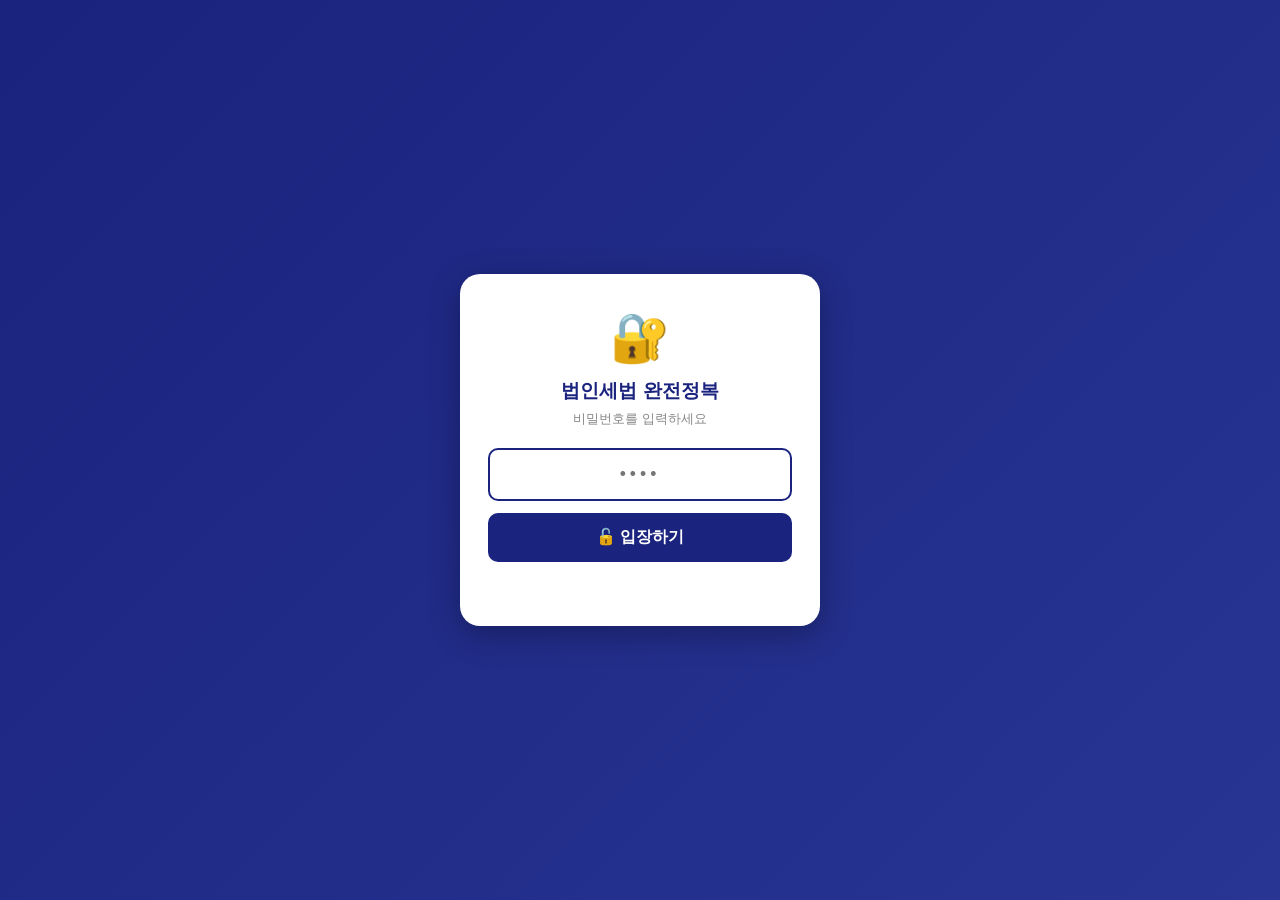
<file: index.html>
<!DOCTYPE html>
<html lang="ko">
<head>
  <meta charset="UTF-8">
  <meta name="viewport" content="width=device-width, initial-scale=1.0">
  <title>법인세법 완전정복</title>
  <link rel="stylesheet" href="style.css">
  <style>
    .lock-screen {
      position: fixed;
      top: 0; left: 0;
      width: 100%; height: 100%;
      background: linear-gradient(135deg, #1A237E, #283593);
      display: flex;
      justify-content: center;
      align-items: center;
      z-index: 9999;
    }

    .lock-box {
      background: white;
      border-radius: 20px;
      padding: 36px 28px;
      text-align: center;
      width: 90%;
      max-width: 360px;
      box-shadow: 0 8px 32px rgba(0,0,0,0.3);
    }

    .lock-box .lock-icon {
      font-size: 3rem;
      margin-bottom: 12px;
    }

    .lock-box h2 {
      font-size: 1.2rem;
      color: #1A237E;
      margin-bottom: 6px;
    }

    .lock-box p {
      font-size: 0.82rem;
      color: #888;
      margin-bottom: 20px;
    }

    .lock-input {
      width: 100%;
      padding: 14px 16px;
      border: 2px solid #C5CAE9;
      border-radius: 10px;
      font-size: 1.1rem;
      text-align: center;
      letter-spacing: 4px;
      font-family: inherit;
      margin-bottom: 12px;
      outline: none;
      transition: border-color 0.2s;
    }

    .lock-input:focus { border-color: #1A237E; }
    .lock-input.wrong { border-color: #E53935; animation: shake 0.3s; }

    @keyframes shake {
      0%,100% { transform: translateX(0); }
      25%      { transform: translateX(-8px); }
      75%      { transform: translateX(8px); }
    }

    .lock-btn {
      width: 100%;
      padding: 14px;
      background: #1A237E;
      color: white;
      border: none;
      border-radius: 10px;
      font-size: 1rem;
      font-weight: bold;
      font-family: inherit;
      cursor: pointer;
      transition: background 0.2s;
    }

    .lock-btn:hover { background: #283593; }

    .wrong-msg {
      color: #E53935;
      font-size: 0.82rem;
      margin-top: 8px;
      min-height: 20px;
    }

    .main-content { display: none; }
    .main-content.unlocked { display: block; }
  </style>
</head>
<body>

<!-- 잠금 화면 -->
<div class="lock-screen" id="lockScreen">
  <div class="lock-box">
    <div class="lock-icon">🔐</div>
    <h2>법인세법 완전정복</h2>
    <p>비밀번호를 입력하세요</p>
    <input type="password"
           class="lock-input"
           id="pwInput"
           placeholder="••••"
           maxlength="20"
           onkeydown="if(event.key==='Enter') checkPw()">
    <button class="lock-btn" onclick="checkPw()">🔓 입장하기</button>
    <div class="wrong-msg" id="wrongMsg"></div>
  </div>
</div>

<!-- 메인 콘텐츠 (잠금 해제 후 표시) -->
<div class="main-content" id="mainContent">

  <div class="header">
    <h1>⚖️ 법인세법 완전정복</h1>
    <div class="sub">2026 세법강의 필기노트 원문 기반</div>
  </div>

  <div class="container">

    <!-- D-Day -->
    <div class="dday-badge">
      <div class="dday-num" id="ddayNum">D-???</div>
      <div class="dday-label">1차 시험 | 2027년 4월 24일 (토)</div>
    </div>

    <!-- 전체 진도 -->
    <div class="card">
      <div class="card-title">📊 전체 학습 진도</div>
      <div style="display:flex;justify-content:space-between;
                  font-size:0.85rem;color:#555;margin-bottom:4px;">
        <span>전체 정답률</span>
        <span id="totalPctLabel">0%</span>
      </div>
      <div class="progress-wrap">
        <div class="progress-bar" id="totalProgressBar"
             style="width:0%"></div>
      </div>
    </div>

    <!-- 챕터 선택 -->
    <div class="card">
      <div class="card-title">📚 챕터 선택</div>
      <div class="chapter-grid" id="chapterGrid"></div>
    </div>

    <!-- 학습 유형 선택 -->
    <div class="card" id="typeCard" style="display:none;">
      <div class="card-title" id="typeCardTitle">📝 학습 유형 선택</div>
      <div class="type-grid" id="typeGrid"></div>
    </div>

    <!-- 오늘의 오답 복습 -->
    <div class="card" id="todayWrongCard">
      <div class="card-title">🔁 오답 복습 (최근 20개)</div>
      <div id="todayWrongList"></div>
    </div>

  </div>

  <!-- 하단 네비게이션 -->
  <div class="bottom-nav">
  <button class="nav-btn active" onclick="location.href='index.html'">
    <span class="icon">🏠</span>홈
  </button>
  <button class="nav-btn" onclick="location.href='ox.html'">
    <span class="icon">⭕</span>OX
  </button>
  <button class="nav-btn" onclick="location.href='choice.html'">
    <span class="icon">📝</span>4지선다
  </button>
  <button class="nav-btn" onclick="location.href='blank.html'">
    <span class="icon">✏️</span>빈칸
  </button>
  <button class="nav-btn" onclick="location.href='card.html'">
    <span class="icon">🃏</span>카드
  </button>
  <button class="nav-btn" onclick="location.href='progress.html'">
    <span class="icon">📈</span>진도
  </button>
 </div>

</div>

<!-- 데이터 로드 -->
<script src="data/ch01.js"></script>
<script src="data/ch02.js"></script>
<script src="data/ch03.js"></script>
<script src="data/ch04.js"></script>
<script src="data/ch05.js"></script>
<script src="data/ch06.js"></script>
<script src="data/ch07.js"></script>
<script src="data/ch08.js"></script>
<script src="data/ch09.js"></script>
<script src="data/ch10.js"></script>
<script src="data/ch11.js"></script>
<script src="data/ch12.js"></script>
<script src="app.js"></script>
<script>

// ── 비밀번호 설정 (여기서 변경하세요!) ──
const PASSWORD = '0209';  // ← 원하는 비밀번호로 바꾸세요!
const SESSION_KEY = 'tls_auth';

// ── 잠금 확인 ──
function checkPw() {
  const input = document.getElementById('pwInput').value;
  if (input === PASSWORD) {
    // 세션 저장 (브라우저 닫을 때까지 유지)
    sessionStorage.setItem(SESSION_KEY, 'true');
    unlock();
  } else {
    const inputEl = document.getElementById('pwInput');
    inputEl.classList.add('wrong');
    document.getElementById('wrongMsg').textContent =
      '❌ 비밀번호가 틀렸습니다';
    inputEl.value = '';
    setTimeout(() => {
      inputEl.classList.remove('wrong');
      document.getElementById('wrongMsg').textContent = '';
    }, 1500);
  }
}

// ── 잠금 해제 ──
function unlock() {
  document.getElementById('lockScreen').style.display  = 'none';
  document.getElementById('mainContent').classList.add('unlocked');
  initMain();
}

// ── 이미 인증된 경우 바로 해제 ──
function checkSession() {
  if (sessionStorage.getItem(SESSION_KEY) === 'true') {
    unlock();
  } else {
    // 입력창 포커스
    setTimeout(() => {
      document.getElementById('pwInput').focus();
    }, 300);
  }
}

// ── 메인 초기화 ──
function initMain() {
  document.getElementById('ddayNum').textContent = getDDay();
  renderTotalProgress();
  renderChapterGrid();
  renderRecentWrong();
}

function renderTotalProgress() {
  const p = getProgress();
  let c=0, t=0;
  Object.values(p).forEach(ch => {
    Object.values(ch).forEach(v => { c+=v.correct; t+=v.total; });
  });
  const pct = t > 0 ? Math.round(c/t*100) : 0;
  document.getElementById('totalPctLabel').textContent = `${pct}%`;
  document.getElementById('totalProgressBar').style.width = `${pct}%`;
}

function renderChapterGrid() {
  const grid = document.getElementById('chapterGrid');
  grid.innerHTML = '';
  CHAPTER_LIST.forEach((ch, i) => {
    const pct = getChapterPct(ch.key);
    const colors = [
      '#E53935','#D81B60','#8E24AA','#3949AB',
      '#1E88E5','#00ACC1','#00897B','#43A047',
      '#7CB342','#F4511E','#8D6E63','#546E7A'
    ];
    const color = colors[i] || '#1A237E';
    const card = document.createElement('div');
    card.className = 'chapter-card';
    card.style.borderLeftColor = color;
    card.innerHTML = `
      <div class="ch-num">CH${String(i+1).padStart(2,'0')}</div>
      <div class="ch-name" style="color:${color};">
        ${ch.label.replace(/CH\d+\s*/,'')}
      </div>
      <div style="font-size:0.75rem;color:#888;margin-bottom:6px;">
        ${pct}% 달성
      </div>
      <div class="ch-progress">
        <div class="ch-bar"
             style="width:${pct}%;background:${color};"></div>
      </div>
    `;
    card.onclick = () => selectChapter(ch.key, ch.label, color);
    grid.appendChild(card);
  });
}

function selectChapter(chKey, chLabel, color) {
  window.SELECTED_CH = chKey;
  const typeCard = document.getElementById('typeCard');
  typeCard.style.display = 'block';
  document.getElementById('typeCardTitle').textContent =
    `📝 ${chLabel} — 학습 유형 선택`;
  typeCard.scrollIntoView({ behavior:'smooth', block:'start' });
  renderTypeGrid(chKey, color);
}

function renderTypeGrid(chKey, color) {
  const grid = document.getElementById('typeGrid');
  grid.innerHTML = '';
  const ch = getChData(chKey);
  TYPE_LIST.forEach(type => {
    const data = ch ? (ch[type.key] || []) : [];
    if (!data.length) return;
    const btn = document.createElement('button');
    btn.className = 'type-btn';
    btn.style.background = type.color;
    btn.innerHTML = `${type.icon}<br>${type.label}<br>
      <span style="font-size:0.72rem;opacity:0.85;">
        ${data.length}문항
      </span>`;
    btn.onclick = () => goToType(chKey, type.key);
    grid.appendChild(btn);
  });
}

function goToType(chKey, typeKey) {
  const pageMap = {
    ox:'ox.html', choice:'choice.html',
    blank:'blank.html', cards:'card.html',
    compare:'compare.html', numbers:'number.html',
    flow:'flow.html', white:'white.html',
  };
  const page = pageMap[typeKey];
  if (!page) return;
  sessionStorage.setItem('sel_ch', chKey);
  sessionStorage.setItem('sel_type', typeKey);
  location.href = page;
}

function renderRecentWrong() {
  const wrongs = getWrongNotes().slice(-20).reverse();
  const container = document.getElementById('todayWrongList');
  if (!wrongs.length) {
    container.innerHTML =
      '<div style="text-align:center;color:#aaa;padding:12px;">오답 기록이 없습니다</div>';
    return;
  }
  container.innerHTML = '';
  wrongs.forEach(w => {
    const item = document.createElement('div');
    item.className = 'wrong-item';
    const chLabel = CHAPTER_LIST.find(c=>c.key===w.chKey)?.label || w.chKey;
    item.innerHTML = `
      <div class="wi-q">
        <span style="font-size:0.72rem;color:#1A237E;font-weight:bold;">
          ${chLabel}
        </span><br>Q. ${w.q}
      </div>
      <div class="wi-ans">
        <span class="ans-my">내 답: ${w.myAns}</span>
        <span class="ans-correct">정답: ${w.correctAns}</span>
      </div>
      <div class="wi-exp">📖 ${w.해설}</div>
      ${w.원문?`<div style="font-size:0.75rem;color:#888;margin-top:3px;">
        📌 원문: ${w.원문}</div>`:''}
      <div style="font-size:0.72rem;color:#aaa;margin-top:3px;">
        📅 ${w.date}
      </div>
    `;
    container.appendChild(item);
  });
}

// ── 시작 ──
checkSession();
</script>

</body>
</html>
</file>
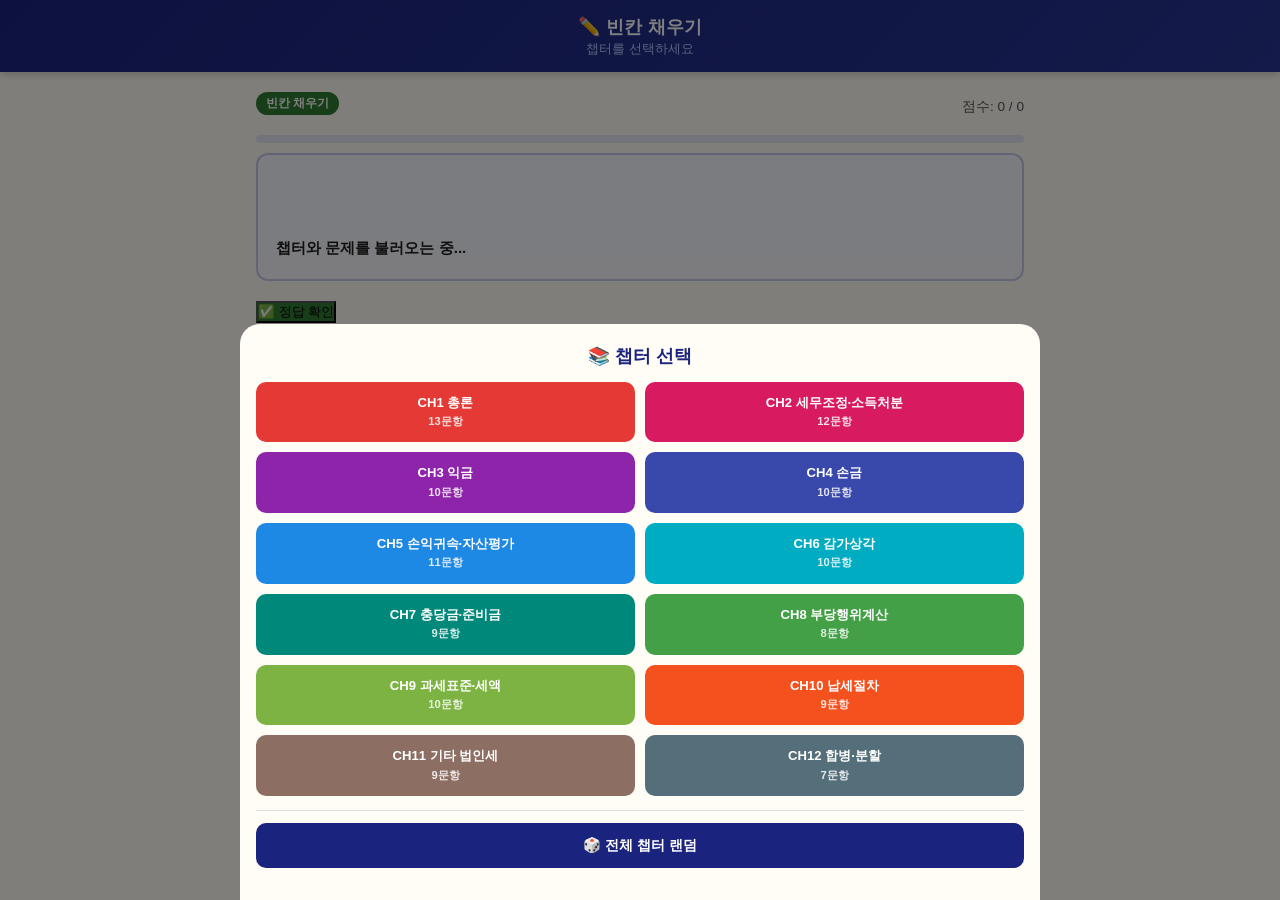
<file: blank.html>
<!DOCTYPE html>
<html lang="ko">
<head>
  <meta charset="UTF-8">
  <meta name="viewport" content="width=device-width, initial-scale=1.0">
  <title>빈칸 채우기 | 법인세법</title>
  <link rel="stylesheet" href="style.css">
</head>
<body>

<div class="header">
  <h1>✏️ 빈칸 채우기</h1>
  <div class="sub" id="headerSub">챕터를 선택하세요</div>
</div>

<div class="container" id="quizPage">

  <!-- 진행 정보 -->
  <div class="info-bar">
    <div>
      <span class="type-badge" id="typeBadge"
            style="background:#2E7D32;">빈칸 채우기</span>
      <span id="progressText"
            style="margin-left:6px; font-size:0.85rem;"></span>
    </div>
    <div id="scoreText"
         style="font-size:0.85rem; color:#555;">점수: 0 / 0</div>
  </div>

  <!-- 진행 바 -->
  <div class="progress-wrap">
    <div class="progress-bar" id="progressBar"
         style="width:0%; background:#2E7D32;"></div>
  </div>

  <!-- 문제 박스 -->
  <div class="question-box" id="questionBox">
    <span class="q-label" id="qLabel"></span>
    <span id="qText">챕터와 문제를 불러오는 중...</span>
  </div>

  <!-- 빈칸 입력 영역 -->
  <div id="blankWrap" style="display:flex; flex-direction:column; gap:10px; margin:10px 0;"></div>

  <!-- 확인 버튼 -->
  <button class="btn-save" id="btnCheck"
          onclick="checkAnswer()"
          style="background:#2E7D32; margin-bottom:8px;">
    ✅ 정답 확인
  </button>

  <!-- 정오 표시 -->
  <div class="result-text" id="resultText"></div>

  <!-- 해설 -->
  <div class="explain-box" id="explainBox"></div>

  <!-- 원문 -->
  <div class="source-box" id="sourceBox"></div>

  <!-- 하단 버튼 -->
  <div class="bottom-btns">
    <button class="btn-next" id="btnNext"
            onclick="nextQuestion()" disabled>다음 ▶</button>
    <button class="btn-show-source"
            id="btnSource" onclick="toggleSource()"
            style="display:none;">📌 원문 보기</button>
    <button class="btn-change" onclick="showModal()">챕터 변경</button>
    <button class="btn-change" style="background:#546E7A;"
            onclick="location.href='index.html'">🏠 홈</button>
  </div>

</div>

<!-- 결과 화면 -->
<div class="container" id="resultPage" style="display:none;">
  <div class="card">
    <div class="card-title">🎉 빈칸 채우기 완료!</div>
    <div id="resultContent"></div>
  </div>
  <div class="bottom-btns">
    <button class="btn-next" onclick="retrySession()">🔄 다시 풀기</button>
    <button class="btn-change" onclick="showModal()">📚 챕터 변경</button>
    <button class="btn-change" style="background:#546E7A;"
            onclick="location.href='index.html'">🏠 홈</button>
  </div>
</div>

<!-- 챕터 선택 모달 -->
<div class="modal-overlay" id="modal" onclick="closeModalOutside(event)">
  <div class="modal">
    <h2>📚 챕터 선택</h2>
    <div id="modalChGrid"
         style="display:grid; grid-template-columns:1fr 1fr; gap:10px;"></div>
    <div style="margin-top:14px; border-top:1px solid #E0E0E0; padding-top:12px;">
      <button onclick="startAllChapters()"
              style="width:100%; padding:13px; background:#1A237E;
                     color:white; border:none; border-radius:10px;
                     font-size:0.9rem; font-weight:bold;
                     font-family:inherit; cursor:pointer;">
        🎲 전체 챕터 랜덤
      </button>
    </div>
  </div>
</div>

<!-- 데이터 로드 -->
<script src="data/ch01.js"></script>
<script src="data/ch02.js"></script>
<script src="data/ch03.js"></script>
<script src="data/ch04.js"></script>
<script src="data/ch05.js"></script>
<script src="data/ch06.js"></script>
<script src="data/ch07.js"></script>
<script src="data/ch08.js"></script>
<script src="data/ch09.js"></script>
<script src="data/ch10.js"></script>
<script src="data/ch11.js"></script>
<script src="data/ch12.js"></script>
<script src="app.js"></script>
<script>

let questions    = [];
let idx          = 0;
let correct      = 0;
let total        = 0;
let wrongs       = [];
let answered     = false;
let currentChKey = '';
let sourceVisible = false;

// ── 초기화 ──
function init() {
  const ch   = sessionStorage.getItem('sel_ch');
  const type = sessionStorage.getItem('sel_type');
  if (ch && type === 'blank') {
    startChapter(ch);
  } else {
    showModal();
  }
}

// ── 모달 ──
function buildModal() {
  const grid = document.getElementById('modalChGrid');
  grid.innerHTML = '';
  const colors = [
    '#E53935','#D81B60','#8E24AA','#3949AB',
    '#1E88E5','#00ACC1','#00897B','#43A047',
    '#7CB342','#F4511E','#8D6E63','#546E7A'
  ];
  CHAPTER_LIST.forEach((ch, i) => {
    const data = getTypeData(ch.key, 'blank');
    if (!data.length) return;
    const btn = document.createElement('button');
    btn.style.cssText = `
      padding:12px 8px; border:none; border-radius:10px;
      background:${colors[i]}; color:white;
      font-size:0.82rem; font-weight:bold;
      font-family:inherit; cursor:pointer; line-height:1.4;
    `;
    btn.innerHTML = `CH${i+1} ${ch.label.replace(/CH\d+\s*/,'')}<br>
      <span style="font-size:0.7rem;opacity:0.85;">${data.length}문항</span>`;
    btn.onclick = () => { closeModal(); startChapter(ch.key); };
    grid.appendChild(btn);
  });
}

function showModal() {
  buildModal();
  document.getElementById('modal').classList.add('active');
}

function closeModal() {
  document.getElementById('modal').classList.remove('active');
}

// ── 챕터 시작 ──
function startChapter(chKey) {
  currentChKey = chKey;
  const raw = getTypeData(chKey, 'blank');
  if (!raw.length) { showToast('빈칸 문제가 없습니다'); return; }

  questions = shuffle(raw);
  idx = 0; correct = 0; total = 0; wrongs = [];

  const ch = getChData(chKey);
  document.getElementById('headerSub').textContent =
    ch ? ch.title : chKey;

  document.getElementById('quizPage').style.display   = 'block';
  document.getElementById('resultPage').style.display = 'none';

  loadQuestion();
}

// ── 전체 챕터 랜덤 ──
function startAllChapters() {
  closeModal();
  currentChKey = 'ALL';
  let all = [];
  CHAPTER_LIST.forEach(ch => {
    all = all.concat(
      getTypeData(ch.key, 'blank').map(q => ({ ...q, _chKey: ch.key }))
    );
  });
  if (!all.length) { showToast('문제가 없습니다'); return; }

  questions = shuffle(all);
  idx = 0; correct = 0; total = 0; wrongs = [];

  document.getElementById('headerSub').textContent = '전체 챕터 랜덤';
  document.getElementById('quizPage').style.display   = 'block';
  document.getElementById('resultPage').style.display = 'none';

  loadQuestion();
}

// ── 문제 로드 ──
function loadQuestion() {
  answered      = false;
  sourceVisible = false;

  const q = questions[idx];
  const t = questions.length;

  // 진행
  document.getElementById('progressText').textContent = `${idx+1} / ${t}`;
  document.getElementById('scoreText').textContent    = `점수: ${correct} / ${total}`;
  document.getElementById('progressBar').style.width  = `${(idx/t)*100}%`;

  // 챕터 라벨
  const chKey   = q._chKey || currentChKey;
  const chLabel = CHAPTER_LIST.find(c => c.key === chKey)?.label || chKey;
  document.getElementById('qLabel').textContent = chLabel;

  // 문제 텍스트 (빈칸을 ___로 표시)
  let displayQ = q.q;
  q.answers.forEach(() => {
    // 이미 (   ) 형태로 되어 있으면 그대로
  });
  document.getElementById('qText').textContent = displayQ;

  // 빈칸 입력 생성
  const wrap = document.getElementById('blankWrap');
  wrap.innerHTML = '';
  q.answers.forEach((ans, i) => {
    const div = document.createElement('div');
    div.style.cssText = 'display:flex; align-items:center; gap:8px;';
    div.innerHTML = `
      <span style="font-size:0.85rem; color:#1A237E;
                   font-weight:bold; width:24px; flex-shrink:0;">
        ${i+1})
      </span>
      <input type="text" class="blank-input"
             id="blank_${i}"
             placeholder="정답을 입력하세요"
             style="flex:1;"
             onkeydown="if(event.key==='Enter') checkAnswer()">
    `;
    wrap.appendChild(div);
  });

  // 초기화
  document.getElementById('resultText').textContent = '';
  document.getElementById('resultText').className   = 'result-text';
  document.getElementById('explainBox').classList.remove('show');
  document.getElementById('sourceBox').classList.remove('show');
  document.getElementById('btnCheck').disabled       = false;
  document.getElementById('btnNext').disabled        = true;
  document.getElementById('btnSource').style.display = 'none';

  // 첫 번째 입력창 포커스
  setTimeout(() => {
    const first = document.getElementById('blank_0');
    if (first) first.focus();
  }, 100);
}

// ── 정답 확인 ──
function checkAnswer() {
  if (answered) return;
  answered = true;

  const q     = questions[idx];
  const chKey = q._chKey || currentChKey;

  let allCorrect = true;
  let myAnswers  = [];

  q.answers.forEach((ans, i) => {
    const input    = document.getElementById(`blank_${i}`);
    const userVal  = input ? input.value.trim() : '';
    myAnswers.push(userVal);

    // 정답 비교 (공백·특수문자 무시, 대소문자 무시)
    const normalize = str => str.replace(/\s/g,'').toLowerCase();
    const isOk = normalize(userVal) === normalize(ans);

    if (input) {
      input.className = `blank-input ${isOk ? 'correct' : 'wrong'}`;
      input.disabled  = true;
      // 오답이면 정답 표시
      if (!isOk) {
        input.value = `${userVal}  →  정답: ${ans}`;
        allCorrect  = false;
      }
    }
  });

  total++;
  if (allCorrect) {
    correct++;
    document.getElementById('resultText').textContent = '✅  정답입니다!';
    document.getElementById('resultText').className   = 'result-text correct';
  } else {
    document.getElementById('resultText').textContent = `❌  오답!  정답: ${q.answers.join(' / ')}`;
    document.getElementById('resultText').className   = 'result-text wrong';
    wrongs.push({ ...q, myAnswers });
    addWrongNote(
      chKey, 'blank',
      q.q,
      myAnswers.join(' / '),
      q.answers.join(' / '),
      q.해설, q.원문
    );
  }

  updateProgress(chKey, 'blank', allCorrect ? 1 : 0, 1);

  // 해설
  const explainBox = document.getElementById('explainBox');
  explainBox.textContent = `📖 해설:  ${q.해설}`;
  explainBox.classList.add('show');

  // 원문
  if (q.원문) {
    document.getElementById('btnSource').style.display = 'inline-block';
    document.getElementById('sourceBox').textContent   = `📌 원문:  ${q.원문}`;
  }

  document.getElementById('btnCheck').disabled = true;
  document.getElementById('btnNext').disabled  = false;
  document.getElementById('scoreText').textContent = `점수: ${correct} / ${total}`;
}

// ── 원문 토글 ──
function toggleSource() {
  const box = document.getElementById('sourceBox');
  sourceVisible = !sourceVisible;
  if (sourceVisible) {
    box.classList.add('show');
    document.getElementById('btnSource').textContent = '📌 원문 닫기';
  } else {
    box.classList.remove('show');
    document.getElementById('btnSource').textContent = '📌 원문 보기';
  }
}

// ── 다음 문제 ──
function nextQuestion() {
  idx++;
  if (idx >= questions.length) {
    showResult();
  } else {
    loadQuestion();
  }
}

// ── 결과 화면 ──
function showResult() {
  document.getElementById('quizPage').style.display   = 'none';
  document.getElementById('resultPage').style.display = 'block';

  const ch      = getChData(currentChKey);
  const chLabel = ch ? ch.title
    : (currentChKey === 'ALL' ? '전체 챕터' : currentChKey);
  const pct     = total > 0 ? Math.round(correct/total*100) : 0;

  let msg = '';
  if (pct >= 90)      msg = '🏆 훌륭합니다!';
  else if (pct >= 70) msg = '👍 잘 하셨어요!';
  else                msg = '📖 조금 더 복습해봐요!';

  let wrongHTML = '';
  if (!wrongs.length) {
    wrongHTML = '<div style="text-align:center;color:#2E7D32;font-weight:bold;padding:14px;">🎊 모든 문제 정답!</div>';
  } else {
    wrongHTML = `<div style="font-weight:bold;color:#B71C1C;margin:14px 0 8px;">
      ❌ 틀린 문제 (${wrongs.length}개) — 아래 원문을 다시 공부하세요!
    </div>`;
    wrongs.forEach((w,i) => {
      wrongHTML += `
        <div class="wrong-item">
          <div class="wi-q">Q${i+1}. ${w.q}</div>
          <div class="wi-ans">
            <span class="ans-my">내 답: ${w.myAnswers?.join(' / ') || '-'}</span>
            <span class="ans-correct">정답: ${w.answers.join(' / ')}</span>
          </div>
          <div class="wi-exp">📖 ${w.해설}</div>
          ${w.원문 ? `<div style="font-size:0.75rem;color:#888;margin-top:3px;">
            📌 원문: ${w.원문}</div>` : ''}
        </div>`;
    });
  }

  document.getElementById('resultContent').innerHTML = `
    <div style="text-align:center;margin-bottom:14px;">
      <div style="font-size:0.9rem;color:#555;">${chLabel}</div>
      <div style="font-size:2.2rem;font-weight:bold;color:#1A237E;margin:6px 0;">
        ${correct} / ${total}
      </div>
      <div style="font-size:1rem;color:#555;">정답률 ${pct}%</div>
      <div style="font-size:1.1rem;font-weight:bold;color:#E65100;margin-top:4px;">
        ${msg}
      </div>
    </div>
    ${wrongHTML}
  `;

  window.scrollTo(0,0);
}

// ── 재도전 ──
function retrySession() {
  if (currentChKey === 'ALL') startAllChapters();
  else startChapter(currentChKey);
}

init();
</script>

</body>
</html>
</file>
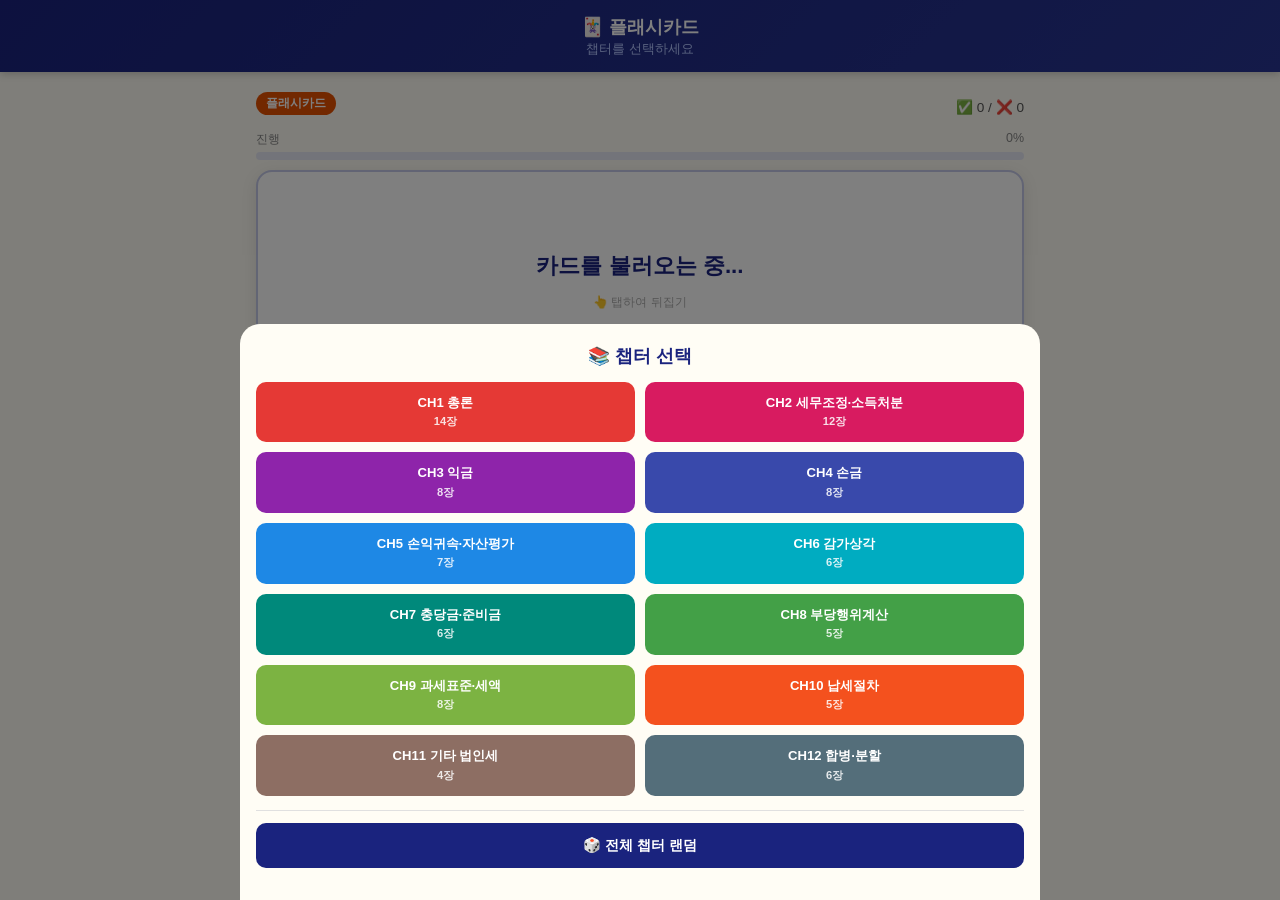
<file: card.html>
<!DOCTYPE html>
<html lang="ko">
<head>
  <meta charset="UTF-8">
  <meta name="viewport" content="width=device-width, initial-scale=1.0">
  <title>플래시카드 | 법인세법</title>
  <link rel="stylesheet" href="style.css">
  <style>
    .card-counter {
      text-align: center;
      font-size: 0.85rem;
      color: #888;
      margin-bottom: 6px;
    }

    .flashcard-wrap {
      perspective: 1000px;
      margin: 10px 0;
    }

    .flashcard-inner {
      position: relative;
      width: 100%;
      min-height: 220px;
      transition: transform 0.5s;
      transform-style: preserve-3d;
      cursor: pointer;
    }

    .flashcard-inner.flipped {
      transform: rotateY(180deg);
    }

    .card-face {
      position: absolute;
      width: 100%;
      min-height: 220px;
      border-radius: 16px;
      padding: 28px 20px;
      display: flex;
      flex-direction: column;
      justify-content: center;
      align-items: center;
      text-align: center;
      backface-visibility: hidden;
      -webkit-backface-visibility: hidden;
      box-shadow: 0 4px 16px rgba(0,0,0,0.1);
    }

    .card-front {
      background: white;
      border: 2px solid #C5CAE9;
    }

    .card-back {
      background: #E8EAF6;
      border: 2px solid #3949AB;
      transform: rotateY(180deg);
    }

    .card-front .term {
      font-size: 1.4rem;
      font-weight: bold;
      color: #1A237E;
      line-height: 1.5;
    }

    .card-back .meaning {
      font-size: 0.95rem;
      color: #1A237E;
      line-height: 1.8;
      white-space: pre-line;
    }

    .card-back .source {
      font-size: 0.75rem;
      color: #888;
      margin-top: 10px;
      border-top: 1px solid #C5CAE9;
      padding-top: 8px;
      width: 100%;
      text-align: center;
    }

    .flip-hint {
      font-size: 0.75rem;
      color: #AAA;
      margin-top: 12px;
    }

    .card-nav {
      display: flex;
      justify-content: space-between;
      align-items: center;
      gap: 10px;
      margin: 12px 0;
    }

    .btn-prev, .btn-next-card {
      flex: 1;
      padding: 12px;
      border: none;
      border-radius: 10px;
      font-size: 0.9rem;
      font-weight: bold;
      font-family: inherit;
      cursor: pointer;
      color: white;
    }

    .btn-prev     { background: #546E7A; }
    .btn-next-card { background: #1A237E; }
    .btn-prev:disabled,
    .btn-next-card:disabled { background: #BDBDBD; cursor: default; }

    .know-wrap {
      display: flex;
      gap: 10px;
      margin: 8px 0 14px;
    }

    .btn-know {
      flex: 1;
      padding: 13px;
      border: none;
      border-radius: 10px;
      font-size: 0.9rem;
      font-weight: bold;
      font-family: inherit;
      cursor: pointer;
      color: white;
    }

    .btn-know.yes { background: #2E7D32; }
    .btn-know.no  { background: #E53935; }

    .progress-label {
      display: flex;
      justify-content: space-between;
      font-size: 0.78rem;
      color: #888;
      margin-bottom: 3px;
    }
  </style>
</head>
<body>

<div class="header">
  <h1>🃏 플래시카드</h1>
  <div class="sub" id="headerSub">챕터를 선택하세요</div>
</div>

<div class="container" id="quizPage">

  <!-- 진행 정보 -->
  <div class="info-bar">
    <div>
      <span class="type-badge" id="typeBadge"
            style="background:#E65100;">플래시카드</span>
      <span id="progressText"
            style="margin-left:6px; font-size:0.85rem;"></span>
    </div>
    <div id="knowScore"
         style="font-size:0.85rem; color:#555;">✅ 0 / ❌ 0</div>
  </div>

  <!-- 진행 바 -->
  <div class="progress-label">
    <span>진행</span>
    <span id="progressPct">0%</span>
  </div>
  <div class="progress-wrap">
    <div class="progress-bar" id="progressBar"
         style="width:0%; background:#E65100;"></div>
  </div>

  <!-- 카드 번호 -->
  <div class="card-counter" id="cardCounter"></div>

  <!-- 플래시카드 -->
  <div class="flashcard-wrap">
    <div class="flashcard-inner" id="flashcardInner"
         onclick="flipCard()">
      <!-- 앞면 -->
      <div class="card-face card-front">
        <div class="term" id="cardFront">카드를 불러오는 중...</div>
        <div class="flip-hint">👆 탭하여 뒤집기</div>
      </div>
      <!-- 뒷면 -->
      <div class="card-face card-back">
        <div class="meaning" id="cardBack"></div>
        <div class="source" id="cardSource"></div>
      </div>
    </div>
  </div>

  <!-- 알고있나요? -->
  <div class="know-wrap" id="knowWrap" style="display:none;">
    <button class="btn-know yes" onclick="markKnow(true)">
      ✅ 알고 있어요
    </button>
    <button class="btn-know no"  onclick="markKnow(false)">
      ❌ 모르겠어요
    </button>
  </div>

  <!-- 이전/다음 -->
  <div class="card-nav">
    <button class="btn-prev" id="btnPrev"
            onclick="prevCard()" disabled>◀ 이전</button>
    <button class="btn-next-card" id="btnNextCard"
            onclick="nextCard()">다음 ▶</button>
  </div>

  <!-- 하단 버튼 -->
  <div class="bottom-btns">
    <button class="btn-change" onclick="shuffleCards()">🔀 섞기</button>
    <button class="btn-change" onclick="showModal()">챕터 변경</button>
    <button class="btn-change" style="background:#546E7A;"
            onclick="location.href='index.html'">🏠 홈</button>
  </div>

</div>

<!-- 완료 화면 -->
<div class="container" id="resultPage" style="display:none;">
  <div class="card">
    <div class="card-title">🎉 플래시카드 완료!</div>
    <div id="resultContent"></div>
  </div>
  <div class="bottom-btns">
    <button class="btn-next" onclick="retryAll()">🔄 전체 다시</button>
    <button class="btn-next"
            style="background:#E53935;"
            onclick="retryWrong()">❌ 모르는 것만</button>
    <button class="btn-change" onclick="showModal()">📚 챕터 변경</button>
    <button class="btn-change" style="background:#546E7A;"
            onclick="location.href='index.html'">🏠 홈</button>
  </div>
</div>

<!-- 챕터 선택 모달 -->
<div class="modal-overlay" id="modal" onclick="closeModalOutside(event)">
  <div class="modal">
    <h2>📚 챕터 선택</h2>
    <div id="modalChGrid"
         style="display:grid; grid-template-columns:1fr 1fr; gap:10px;"></div>
    <div style="margin-top:14px; border-top:1px solid #E0E0E0; padding-top:12px;">
      <button onclick="startAllChapters()"
              style="width:100%; padding:13px; background:#1A237E;
                     color:white; border:none; border-radius:10px;
                     font-size:0.9rem; font-weight:bold;
                     font-family:inherit; cursor:pointer;">
        🎲 전체 챕터 랜덤
      </button>
    </div>
  </div>
</div>

<!-- 데이터 로드 -->
<script src="data/ch01.js"></script>
<script src="data/ch02.js"></script>
<script src="data/ch03.js"></script>
<script src="data/ch04.js"></script>
<script src="data/ch05.js"></script>
<script src="data/ch06.js"></script>
<script src="data/ch07.js"></script>
<script src="data/ch08.js"></script>
<script src="data/ch09.js"></script>
<script src="data/ch10.js"></script>
<script src="data/ch11.js"></script>
<script src="data/ch12.js"></script>
<script src="app.js"></script>
<script>

let cards        = [];
let idx          = 0;
let knownCount   = 0;
let unknownCount = 0;
let unknownCards = [];
let isFlipped    = false;
let currentChKey = '';

// ── 초기화 ──
function init() {
  const ch   = sessionStorage.getItem('sel_ch');
  const type = sessionStorage.getItem('sel_type');
  if (ch && type === 'card') {
    startChapter(ch);
  } else {
    showModal();
  }
}

// ── 모달 ──
function buildModal() {
  const grid = document.getElementById('modalChGrid');
  grid.innerHTML = '';
  const colors = [
    '#E53935','#D81B60','#8E24AA','#3949AB',
    '#1E88E5','#00ACC1','#00897B','#43A047',
    '#7CB342','#F4511E','#8D6E63','#546E7A'
  ];
  CHAPTER_LIST.forEach((ch, i) => {
    const data = getTypeData(ch.key, 'cards');
    if (!data.length) return;
    const btn = document.createElement('button');
    btn.style.cssText = `
      padding:12px 8px; border:none; border-radius:10px;
      background:${colors[i]}; color:white;
      font-size:0.82rem; font-weight:bold;
      font-family:inherit; cursor:pointer; line-height:1.4;
    `;
    btn.innerHTML = `CH${i+1} ${ch.label.replace(/CH\d+\s*/,'')}<br>
      <span style="font-size:0.7rem;opacity:0.85;">${data.length}장</span>`;
    btn.onclick = () => { closeModal(); startChapter(ch.key); };
    grid.appendChild(btn);
  });
}

function showModal() {
  buildModal();
  document.getElementById('modal').classList.add('active');
}

function closeModal() {
  document.getElementById('modal').classList.remove('active');
}

// ── 챕터 시작 ──
function startChapter(chKey) {
  currentChKey = chKey;
  const raw = getTypeData(chKey, 'cards');
  if (!raw.length) { showToast('카드가 없습니다'); return; }

  cards = shuffle(raw);
  resetSession();

  const ch = getChData(chKey);
  document.getElementById('headerSub').textContent =
    ch ? ch.title : chKey;

  document.getElementById('quizPage').style.display   = 'block';
  document.getElementById('resultPage').style.display = 'none';

  loadCard();
}

// ── 전체 챕터 랜덤 ──
function startAllChapters() {
  closeModal();
  currentChKey = 'ALL';
  let all = [];
  CHAPTER_LIST.forEach(ch => {
    all = all.concat(
      getTypeData(ch.key, 'cards').map(c => ({ ...c, _chKey: ch.key }))
    );
  });
  if (!all.length) { showToast('카드가 없습니다'); return; }

  cards = shuffle(all);
  resetSession();

  document.getElementById('headerSub').textContent = '전체 챕터 랜덤';
  document.getElementById('quizPage').style.display   = 'block';
  document.getElementById('resultPage').style.display = 'none';

  loadCard();
}

// ── 세션 초기화 ──
function resetSession() {
  idx          = 0;
  knownCount   = 0;
  unknownCount = 0;
  unknownCards = [];
  isFlipped    = false;
}

// ── 카드 로드 ──
function loadCard() {
  isFlipped = false;

  const card = cards[idx];
  const t    = cards.length;

  // 진행
  document.getElementById('progressText').textContent =
    `${idx+1} / ${t}`;
  document.getElementById('progressBar').style.width =
    `${((idx+1)/t)*100}%`;
  document.getElementById('progressPct').textContent =
    `${Math.round(((idx+1)/t)*100)}%`;
  document.getElementById('cardCounter').textContent =
    `카드 ${idx+1} / ${t}`;
  document.getElementById('knowScore').textContent =
    `✅ ${knownCount} / ❌ ${unknownCount}`;

  // 앞면
  document.getElementById('cardFront').textContent = card.front;

  // 뒷면
  document.getElementById('cardBack').textContent  = card.back;
  document.getElementById('cardSource').textContent =
    card.원문 ? `📌 원문: ${card.원문}` : '';

  // 카드 초기화 (앞면으로)
  document.getElementById('flashcardInner').classList.remove('flipped');
  document.getElementById('knowWrap').style.display = 'none';

  // 버튼
  document.getElementById('btnPrev').disabled     = (idx === 0);
  document.getElementById('btnNextCard').disabled = false;
}

// ── 카드 뒤집기 ──
function flipCard() {
  const inner = document.getElementById('flashcardInner');
  isFlipped = !isFlipped;
  if (isFlipped) {
    inner.classList.add('flipped');
    document.getElementById('knowWrap').style.display = 'flex';
  } else {
    inner.classList.remove('flipped');
    document.getElementById('knowWrap').style.display = 'none';
  }
}

// ── 알고있나요 체크 ──
function markKnow(knows) {
  const card = cards[idx];
  if (knows) {
    knownCount++;
  } else {
    unknownCount++;
    unknownCards.push(card);
  }
  document.getElementById('knowScore').textContent =
    `✅ ${knownCount} / ❌ ${unknownCount}`;
  nextCard();
}

// ── 다음 카드 ──
function nextCard() {
  if (idx + 1 >= cards.length) {
    showResult();
  } else {
    idx++;
    loadCard();
  }
}

// ── 이전 카드 ──
function prevCard() {
  if (idx > 0) {
    idx--;
    loadCard();
  }
}

// ── 섞기 ──
function shuffleCards() {
  cards = shuffle(cards);
  resetSession();
  loadCard();
  showToast('🔀 카드를 섞었습니다!');
}

// ── 결과 화면 ──
function showResult() {
  document.getElementById('quizPage').style.display   = 'none';
  document.getElementById('resultPage').style.display = 'block';

  const total   = knownCount + unknownCount;
  const pct     = total > 0 ? Math.round(knownCount/total*100) : 0;
  const ch      = getChData(currentChKey);
  const chLabel = ch ? ch.title
    : (currentChKey === 'ALL' ? '전체 챕터' : currentChKey);

  let msg = '';
  if (pct >= 90)      msg = '🏆 거의 다 외웠어요!';
  else if (pct >= 70) msg = '👍 잘 하셨어요!';
  else                msg = '📖 모르는 카드를 다시 봐요!';

  let unknownHTML = '';
  if (unknownCards.length > 0) {
    unknownHTML = `
      <div style="font-weight:bold;color:#B71C1C;margin:14px 0 8px;">
        ❌ 모르는 카드 (${unknownCards.length}장)
      </div>`;
    unknownCards.forEach((c,i) => {
      unknownHTML += `
        <div class="wrong-item">
          <div class="wi-q" style="font-size:1rem;color:#1A237E;">
            ${c.front}
          </div>
          <div class="wi-exp" style="margin-top:6px;">${c.back}</div>
          ${c.원문 ? `<div style="font-size:0.75rem;color:#888;margin-top:3px;">
            📌 원문: ${c.원문}</div>` : ''}
        </div>`;
    });
  }

  document.getElementById('resultContent').innerHTML = `
    <div style="text-align:center;margin-bottom:14px;">
      <div style="font-size:0.9rem;color:#555;">${chLabel}</div>
      <div style="font-size:2rem;font-weight:bold;color:#1A237E;margin:6px 0;">
        ✅ ${knownCount}  /  ❌ ${unknownCount}
      </div>
      <div style="font-size:1rem;color:#555;">
        암기율 ${pct}% (총 ${cards.length}장)
      </div>
      <div style="font-size:1.1rem;font-weight:bold;
                  color:#E65100;margin-top:4px;">${msg}</div>
    </div>
    ${unknownHTML}
  `;

  window.scrollTo(0,0);
}

// ── 전체 다시 ──
function retryAll() {
  if (currentChKey === 'ALL') startAllChapters();
  else startChapter(currentChKey);
}

// ── 모르는 것만 ──
function retryWrong() {
  if (!unknownCards.length) {
    showToast('모르는 카드가 없습니다! 🎉');
    return;
  }
  cards = shuffle([...unknownCards]);
  resetSession();
  document.getElementById('quizPage').style.display   = 'block';
  document.getElementById('resultPage').style.display = 'none';
  loadCard();
}

init();
</script>

</body>
</html>
</file>
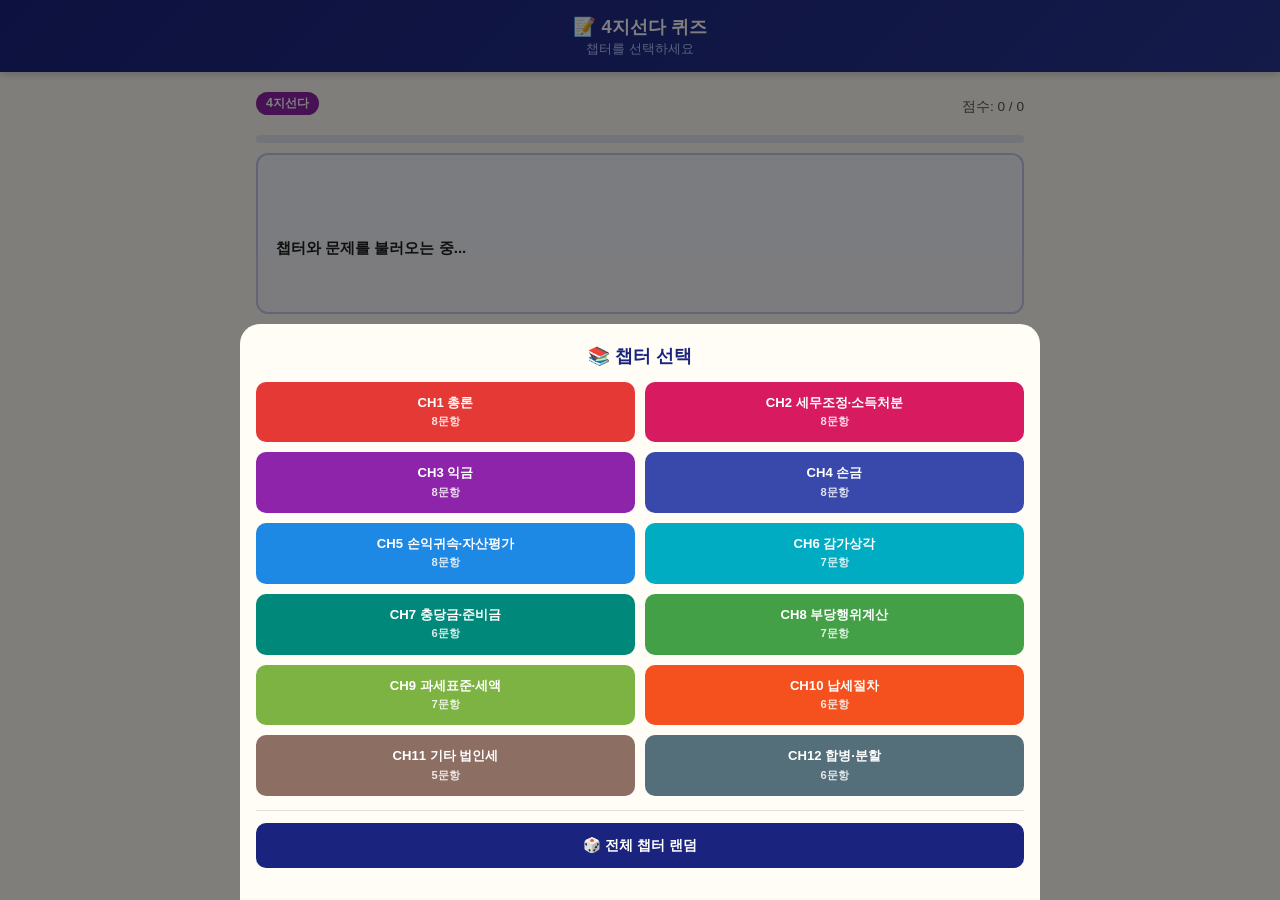
<file: choice.html>
<!DOCTYPE html>
<html lang="ko">
<head>
  <meta charset="UTF-8">
  <meta name="viewport" content="width=device-width, initial-scale=1.0">
  <title>4지선다 | 법인세법</title>
  <link rel="stylesheet" href="style.css">
</head>
<body>

<div class="header">
  <h1>📝 4지선다 퀴즈</h1>
  <div class="sub" id="headerSub">챕터를 선택하세요</div>
</div>

<div class="container" id="quizPage">

  <!-- 진행 정보 -->
  <div class="info-bar">
    <div>
      <span class="type-badge" id="typeBadge"
            style="background:#8E24AA;">4지선다</span>
      <span id="progressText"
            style="margin-left:6px; font-size:0.85rem;"></span>
    </div>
    <div id="scoreText"
         style="font-size:0.85rem; color:#555;">점수: 0 / 0</div>
  </div>

  <!-- 진행 바 -->
  <div class="progress-wrap">
    <div class="progress-bar" id="progressBar"
         style="width:0%; background:#8E24AA;"></div>
  </div>

  <!-- 문제 박스 -->
  <div class="question-box" id="questionBox">
    <span class="q-label" id="qLabel"></span>
    <span id="qText">챕터와 문제를 불러오는 중...</span>
    <span class="q-source" id="qSource"></span>
  </div>

  <!-- 4지선다 보기 -->
  <div class="options-wrap" id="optionsWrap">
    <button class="opt-btn" id="opt0" onclick="answer(0)"></button>
    <button class="opt-btn" id="opt1" onclick="answer(1)"></button>
    <button class="opt-btn" id="opt2" onclick="answer(2)"></button>
    <button class="opt-btn" id="opt3" onclick="answer(3)"></button>
  </div>

  <!-- 정오 표시 -->
  <div class="result-text" id="resultText"></div>

  <!-- 해설 -->
  <div class="explain-box" id="explainBox"></div>

  <!-- 원문 -->
  <div class="source-box" id="sourceBox"></div>

  <!-- 하단 버튼 -->
  <div class="bottom-btns">
    <button class="btn-next" id="btnNext"
            onclick="nextQuestion()" disabled>다음 ▶</button>
    <button class="btn-show-source"
            id="btnSource" onclick="toggleSource()"
            style="display:none;">📌 원문 보기</button>
    <button class="btn-change" onclick="showModal()">챕터 변경</button>
    <button class="btn-change" style="background:#546E7A;"
            onclick="location.href='index.html'">🏠 홈</button>
  </div>

</div>

<!-- 결과 화면 -->
<div class="container" id="resultPage" style="display:none;">
  <div class="card">
    <div class="card-title">🎉 4지선다 완료!</div>
    <div id="resultContent"></div>
  </div>
  <div class="bottom-btns">
    <button class="btn-next" onclick="retrySession()">🔄 다시 풀기</button>
    <button class="btn-change" onclick="showModal()">📚 챕터 변경</button>
    <button class="btn-change" style="background:#546E7A;"
            onclick="location.href='index.html'">🏠 홈</button>
  </div>
</div>

<!-- 챕터 선택 모달 -->
<div class="modal-overlay" id="modal" onclick="closeModalOutside(event)">
  <div class="modal">
    <h2>📚 챕터 선택</h2>
    <div id="modalChGrid"
         style="display:grid; grid-template-columns:1fr 1fr; gap:10px;">
    </div>
    <div style="margin-top:14px; border-top:1px solid #E0E0E0; padding-top:12px;">
      <button onclick="startAllChapters()"
              style="width:100%; padding:13px; background:#1A237E;
                     color:white; border:none; border-radius:10px;
                     font-size:0.9rem; font-weight:bold;
                     font-family:inherit; cursor:pointer;">
        🎲 전체 챕터 랜덤
      </button>
    </div>
  </div>
</div>

<!-- 데이터 로드 -->
<script src="data/ch01.js"></script>
<script src="data/ch02.js"></script>
<script src="data/ch03.js"></script>
<script src="data/ch04.js"></script>
<script src="data/ch05.js"></script>
<script src="data/ch06.js"></script>
<script src="data/ch07.js"></script>
<script src="data/ch08.js"></script>
<script src="data/ch09.js"></script>
<script src="data/ch10.js"></script>
<script src="data/ch11.js"></script>
<script src="data/ch12.js"></script>
<script src="app.js"></script>
<script>

let questions   = [];
let idx         = 0;
let correct     = 0;
let total       = 0;
let wrongs      = [];
let answered    = false;
let currentChKey = '';
let currentOpts  = [];
let sourceVisible = false;

// ── 초기화 ──
function init() {
  const ch   = sessionStorage.getItem('sel_ch');
  const type = sessionStorage.getItem('sel_type');
  if (ch && type === 'choice') {
    startChapter(ch);
  } else {
    showModal();
  }
}

// ── 모달 ──
function buildModal() {
  const grid = document.getElementById('modalChGrid');
  grid.innerHTML = '';
  const colors = [
    '#E53935','#D81B60','#8E24AA','#3949AB',
    '#1E88E5','#00ACC1','#00897B','#43A047',
    '#7CB342','#F4511E','#8D6E63','#546E7A'
  ];
  CHAPTER_LIST.forEach((ch, i) => {
    const data = getTypeData(ch.key, 'choice');
    if (!data.length) return;
    const btn = document.createElement('button');
    btn.style.cssText = `
      padding:12px 8px; border:none; border-radius:10px;
      background:${colors[i]}; color:white;
      font-size:0.82rem; font-weight:bold;
      font-family:inherit; cursor:pointer; line-height:1.4;
    `;
    btn.innerHTML = `CH${i+1} ${ch.label.replace(/CH\d+\s*/,'')}<br>
      <span style="font-size:0.7rem;opacity:0.85;">${data.length}문항</span>`;
    btn.onclick = () => { closeModal(); startChapter(ch.key); };
    grid.appendChild(btn);
  });
}

function showModal() {
  buildModal();
  document.getElementById('modal').classList.add('active');
}

function closeModal() {
  document.getElementById('modal').classList.remove('active');
}

// ── 챕터 시작 ──
function startChapter(chKey) {
  currentChKey = chKey;
  const raw = getTypeData(chKey, 'choice');
  if (!raw.length) { showToast('문제가 없습니다'); return; }

  questions = shuffle(raw);
  idx = 0; correct = 0; total = 0; wrongs = [];

  const ch = getChData(chKey);
  document.getElementById('headerSub').textContent =
    ch ? ch.title : chKey;

  document.getElementById('quizPage').style.display   = 'block';
  document.getElementById('resultPage').style.display = 'none';

  loadQuestion();
}

// ── 전체 챕터 랜덤 ──
function startAllChapters() {
  closeModal();
  currentChKey = 'ALL';
  let all = [];
  CHAPTER_LIST.forEach(ch => {
    all = all.concat(
      getTypeData(ch.key, 'choice').map(q => ({ ...q, _chKey: ch.key }))
    );
  });
  if (!all.length) { showToast('문제가 없습니다'); return; }

  questions = shuffle(all);
  idx = 0; correct = 0; total = 0; wrongs = [];

  document.getElementById('headerSub').textContent = '전체 챕터 랜덤';
  document.getElementById('quizPage').style.display   = 'block';
  document.getElementById('resultPage').style.display = 'none';

  loadQuestion();
}

// ── 문제 로드 ──
function loadQuestion() {
  answered      = false;
  sourceVisible = false;

  const q = questions[idx];
  const t = questions.length;

  // 진행
  document.getElementById('progressText').textContent = `${idx+1} / ${t}`;
  document.getElementById('scoreText').textContent    = `점수: ${correct} / ${total}`;
  document.getElementById('progressBar').style.width  = `${(idx/t)*100}%`;

  // 챕터 라벨
  const chKey   = q._chKey || currentChKey;
  const chLabel = CHAPTER_LIST.find(c => c.key === chKey)?.label || chKey;
  document.getElementById('qLabel').textContent = chLabel;

  // 문제
  document.getElementById('qText').textContent = q.q;
  document.getElementById('qSource').textContent = '';

  // 보기 셔플
  const opts = shuffle([...q.options]);
  currentOpts  = opts;
  const nums   = ['①','②','③','④'];
  for (let i = 0; i < 4; i++) {
    const btn = document.getElementById(`opt${i}`);
    btn.textContent = `  ${nums[i]}  ${opts[i]}`;
    btn.className   = 'opt-btn';
    btn.disabled    = false;
  }

  // 초기화
  document.getElementById('resultText').textContent = '';
  document.getElementById('resultText').className   = 'result-text';
  document.getElementById('explainBox').classList.remove('show');
  document.getElementById('sourceBox').classList.remove('show');
  document.getElementById('btnNext').disabled         = true;
  document.getElementById('btnSource').style.display  = 'none';
}

// ── 정답 처리 ──
function answer(idx_btn) {
  if (answered) return;
  answered = true;

  const q         = questions[idx];
  const chKey     = q._chKey || currentChKey;
  const selected  = currentOpts[idx_btn];
  const isCorrect = (selected === q.answer);

  total++;
  if (isCorrect) {
    correct++;
    document.getElementById(`opt${idx_btn}`).className = 'opt-btn correct';
    document.getElementById('resultText').textContent  = '✅  정답입니다!';
    document.getElementById('resultText').className    = 'result-text correct';
  } else {
    document.getElementById(`opt${idx_btn}`).className = 'opt-btn wrong';
    document.getElementById('resultText').textContent  =
      `❌  오답!  정답은 [${q.answer}] 입니다.`;
    document.getElementById('resultText').className    = 'result-text wrong';

    // 정답 강조
    for (let i = 0; i < 4; i++) {
      if (currentOpts[i] === q.answer) {
        document.getElementById(`opt${i}`).className = 'opt-btn correct';
      }
    }
    wrongs.push(q);
    addWrongNote(chKey, 'choice', q.q, selected, q.answer, q.해설, q.원문);
  }

  updateProgress(chKey, 'choice', isCorrect ? 1 : 0, 1);

  // 해설
  const explainBox = document.getElementById('explainBox');
  explainBox.textContent = `📖 해설:  ${q.해설}`;
  explainBox.classList.add('show');

  // 원문 버튼
  if (q.원문) {
    document.getElementById('btnSource').style.display = 'inline-block';
    document.getElementById('sourceBox').textContent   = `📌 원문:  ${q.원문}`;
  }

  for (let i = 0; i < 4; i++) {
    document.getElementById(`opt${i}`).disabled = true;
  }
  document.getElementById('btnNext').disabled = false;
  document.getElementById('scoreText').textContent = `점수: ${correct} / ${total}`;
}

// ── 원문 토글 ──
function toggleSource() {
  const box = document.getElementById('sourceBox');
  sourceVisible = !sourceVisible;
  if (sourceVisible) {
    box.classList.add('show');
    document.getElementById('btnSource').textContent = '📌 원문 닫기';
  } else {
    box.classList.remove('show');
    document.getElementById('btnSource').textContent = '📌 원문 보기';
  }
}

// ── 다음 문제 ──
function nextQuestion() {
  idx++;
  if (idx >= questions.length) {
    showResult();
  } else {
    loadQuestion();
  }
}

// ── 결과 화면 ──
function showResult() {
  document.getElementById('quizPage').style.display   = 'none';
  document.getElementById('resultPage').style.display = 'block';

  const ch      = getChData(currentChKey);
  const chLabel = ch ? ch.title
    : (currentChKey === 'ALL' ? '전체 챕터' : currentChKey);
  const pct     = total > 0 ? Math.round(correct/total*100) : 0;

  let msg = '';
  if (pct >= 90)      msg = '🏆 훌륭합니다!';
  else if (pct >= 70) msg = '👍 잘 하셨어요!';
  else                msg = '📖 조금 더 복습해봐요!';

  let wrongHTML = '';
  if (!wrongs.length) {
    wrongHTML = '<div style="text-align:center;color:#2E7D32;font-weight:bold;padding:14px;">🎊 모든 문제 정답!</div>';
  } else {
    wrongHTML = `<div style="font-weight:bold;color:#B71C1C;margin:14px 0 8px;">
      ❌ 틀린 문제 (${wrongs.length}개) — 아래 원문을 다시 공부하세요!
    </div>`;
    wrongs.forEach((w,i) => {
      wrongHTML += `
        <div class="wrong-item">
          <div class="wi-q">Q${i+1}. ${w.q}</div>
          <div class="wi-ans">
            <span class="ans-correct">정답: ${w.answer}</span>
          </div>
          <div class="wi-exp">📖 ${w.해설}</div>
          ${w.원문 ? `<div style="font-size:0.75rem;color:#888;margin-top:3px;">
            📌 원문: ${w.원문}</div>` : ''}
        </div>`;
    });
  }

  document.getElementById('resultContent').innerHTML = `
    <div style="text-align:center;margin-bottom:14px;">
      <div style="font-size:0.9rem;color:#555;">${chLabel}</div>
      <div style="font-size:2.2rem;font-weight:bold;color:#1A237E;margin:6px 0;">
        ${correct} / ${total}
      </div>
      <div style="font-size:1rem;color:#555;">정답률 ${pct}%</div>
      <div style="font-size:1.1rem;font-weight:bold;color:#E65100;margin-top:4px;">
        ${msg}
      </div>
    </div>
    ${wrongHTML}
  `;

  window.scrollTo(0,0);
}

// ── 재도전 ──
function retrySession() {
  if (currentChKey === 'ALL') startAllChapters();
  else startChapter(currentChKey);
}

init();
</script>

</body>
</html>
</file>
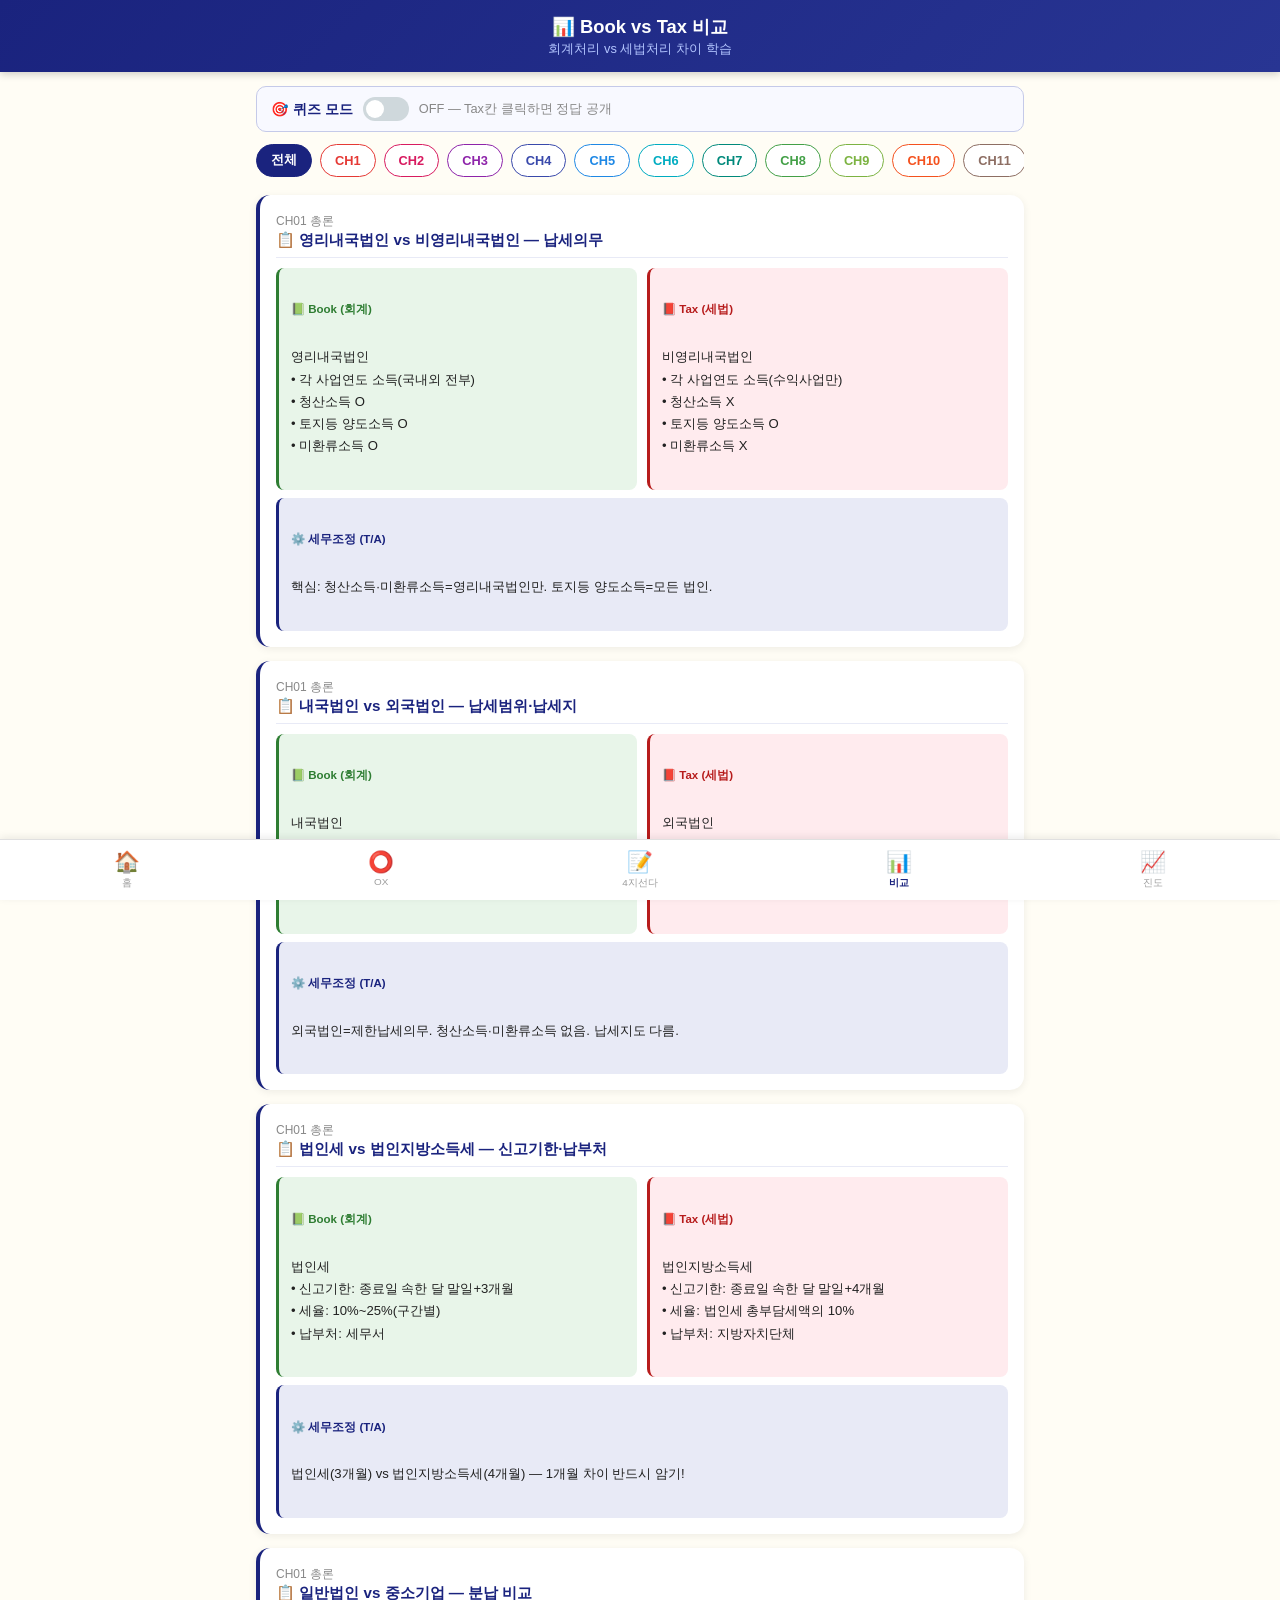
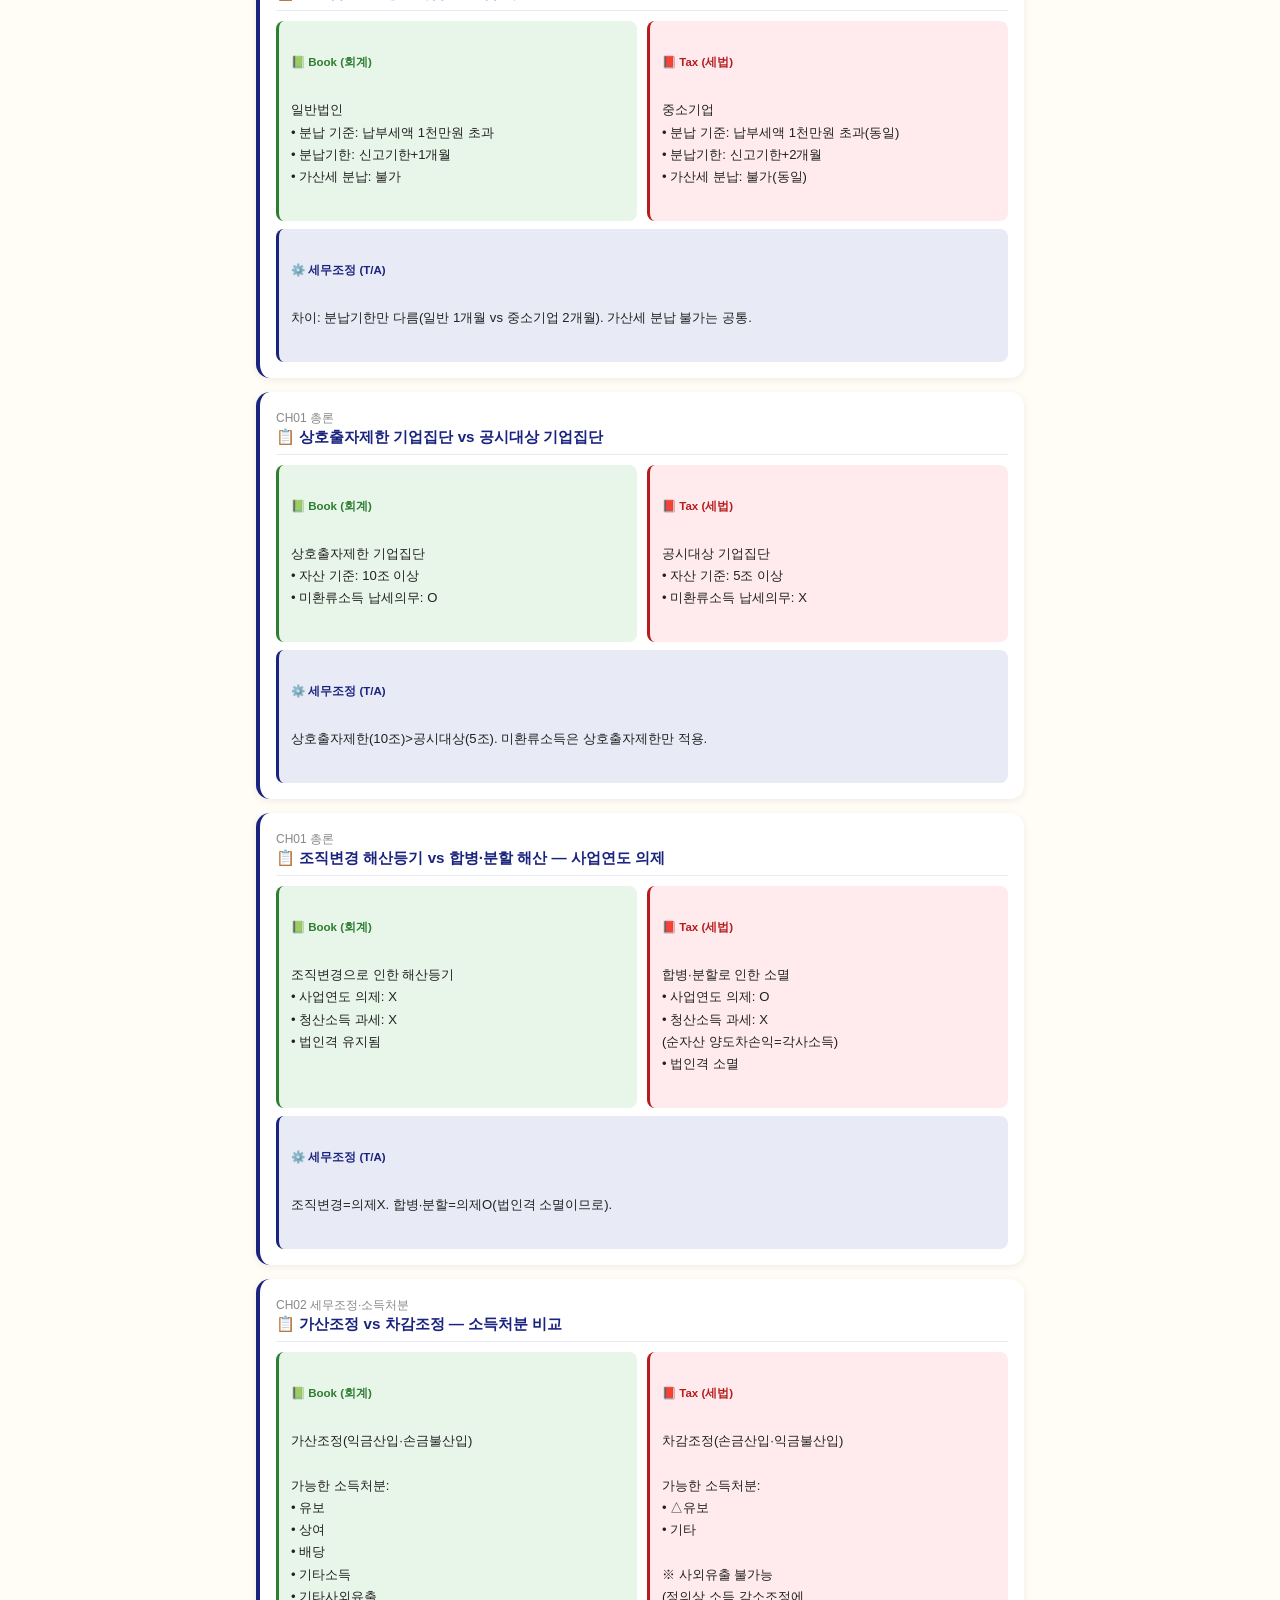
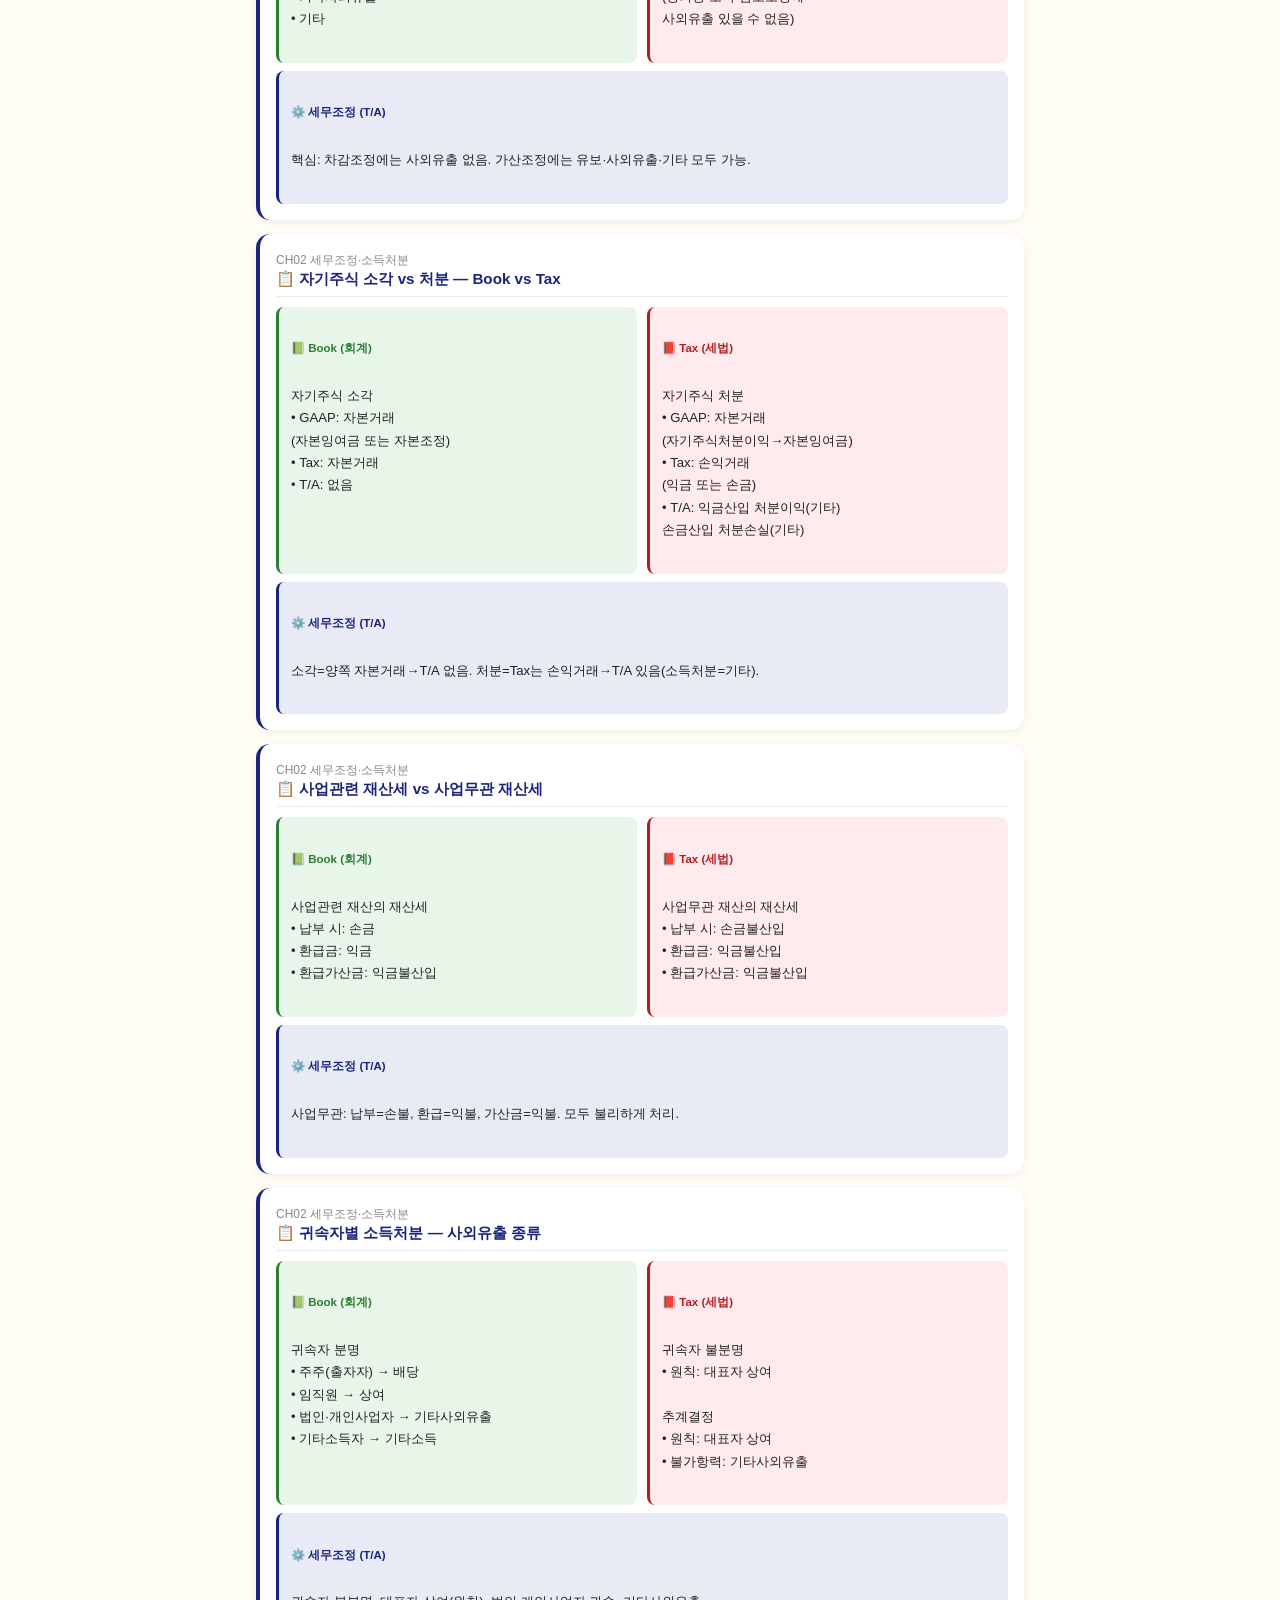
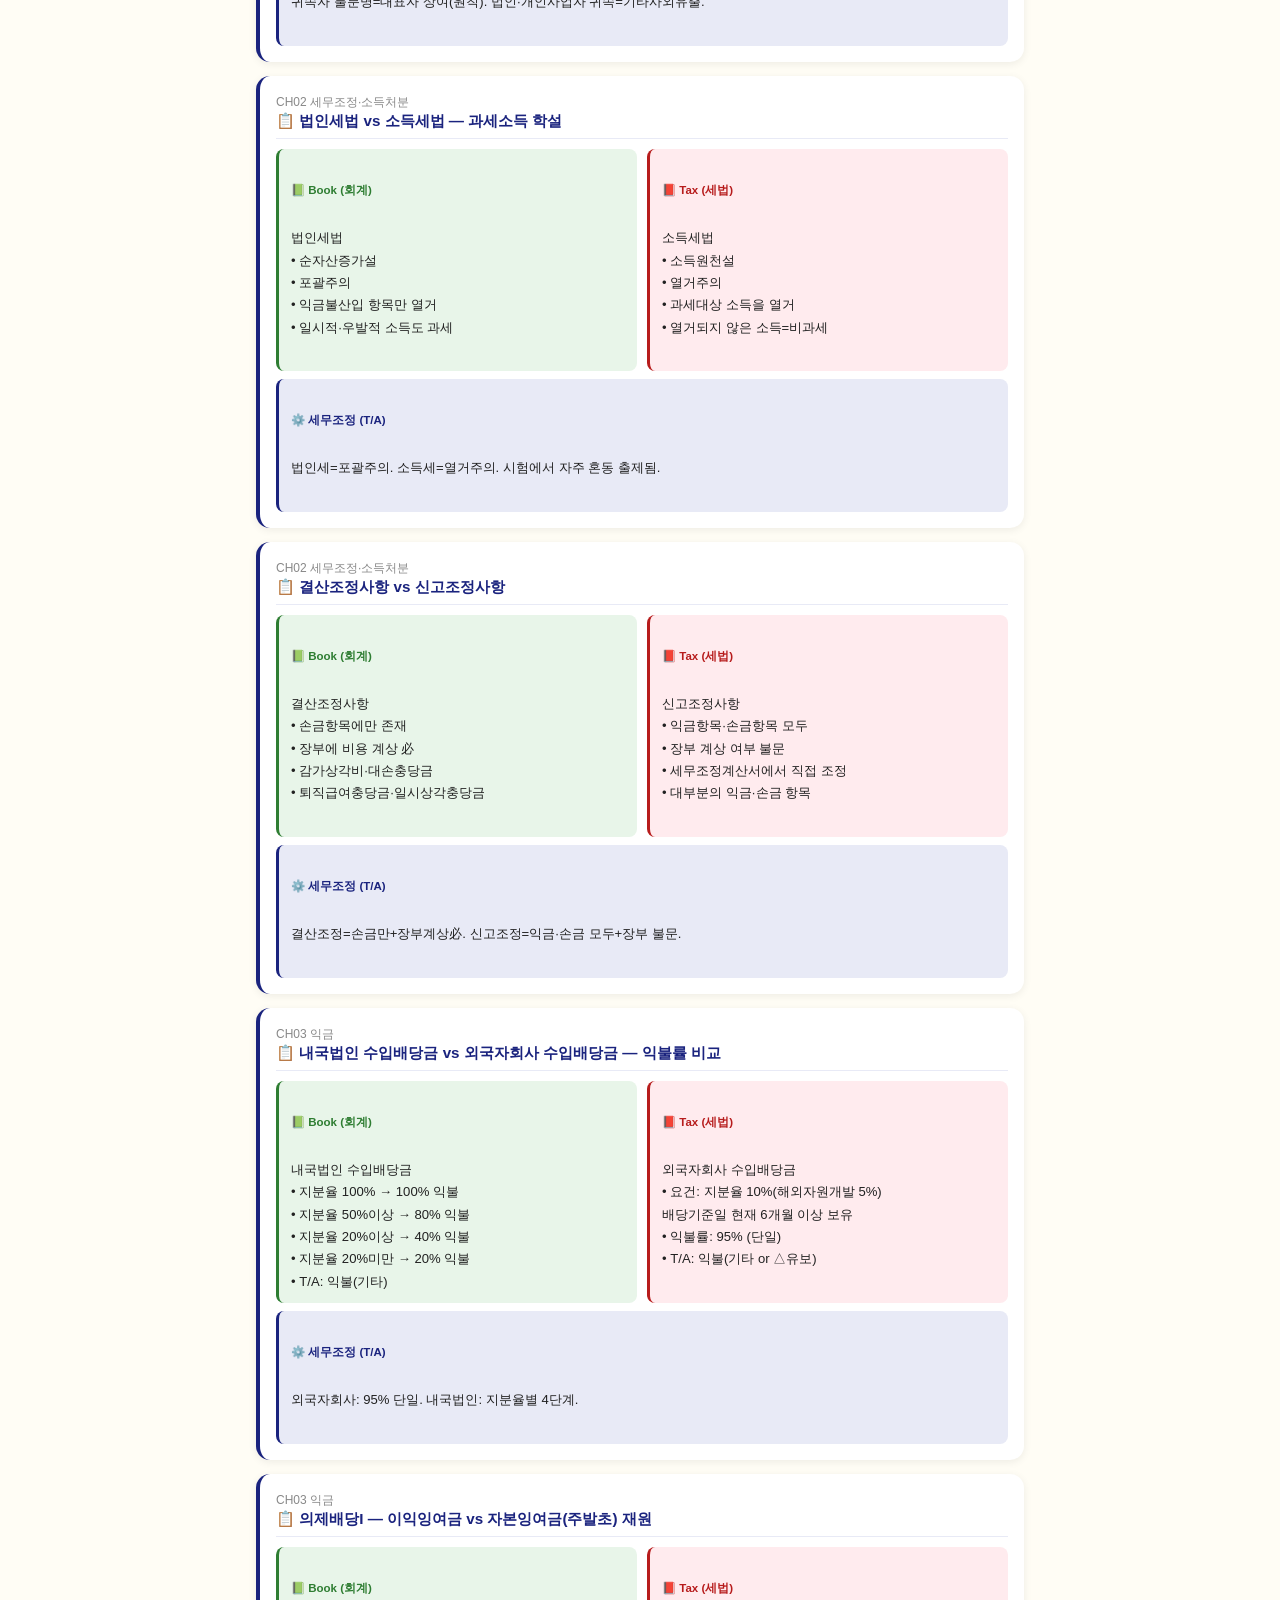
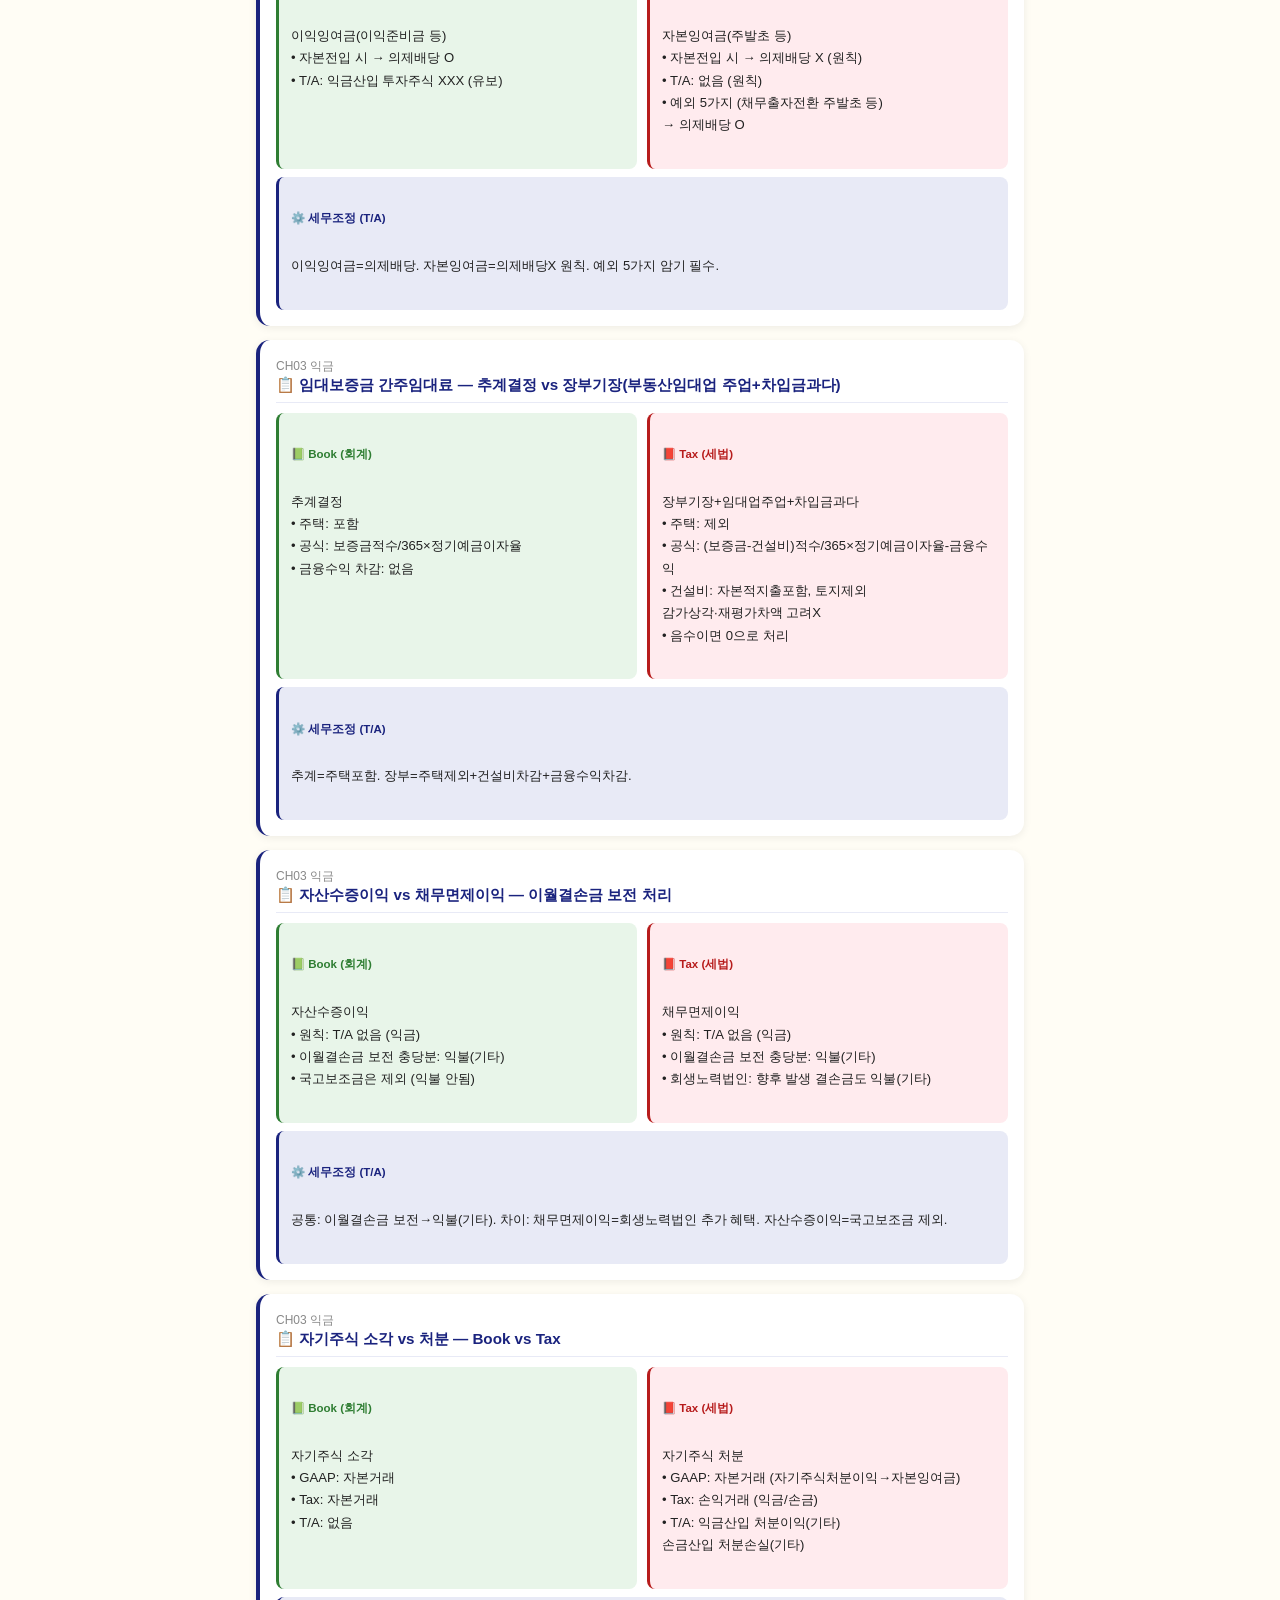
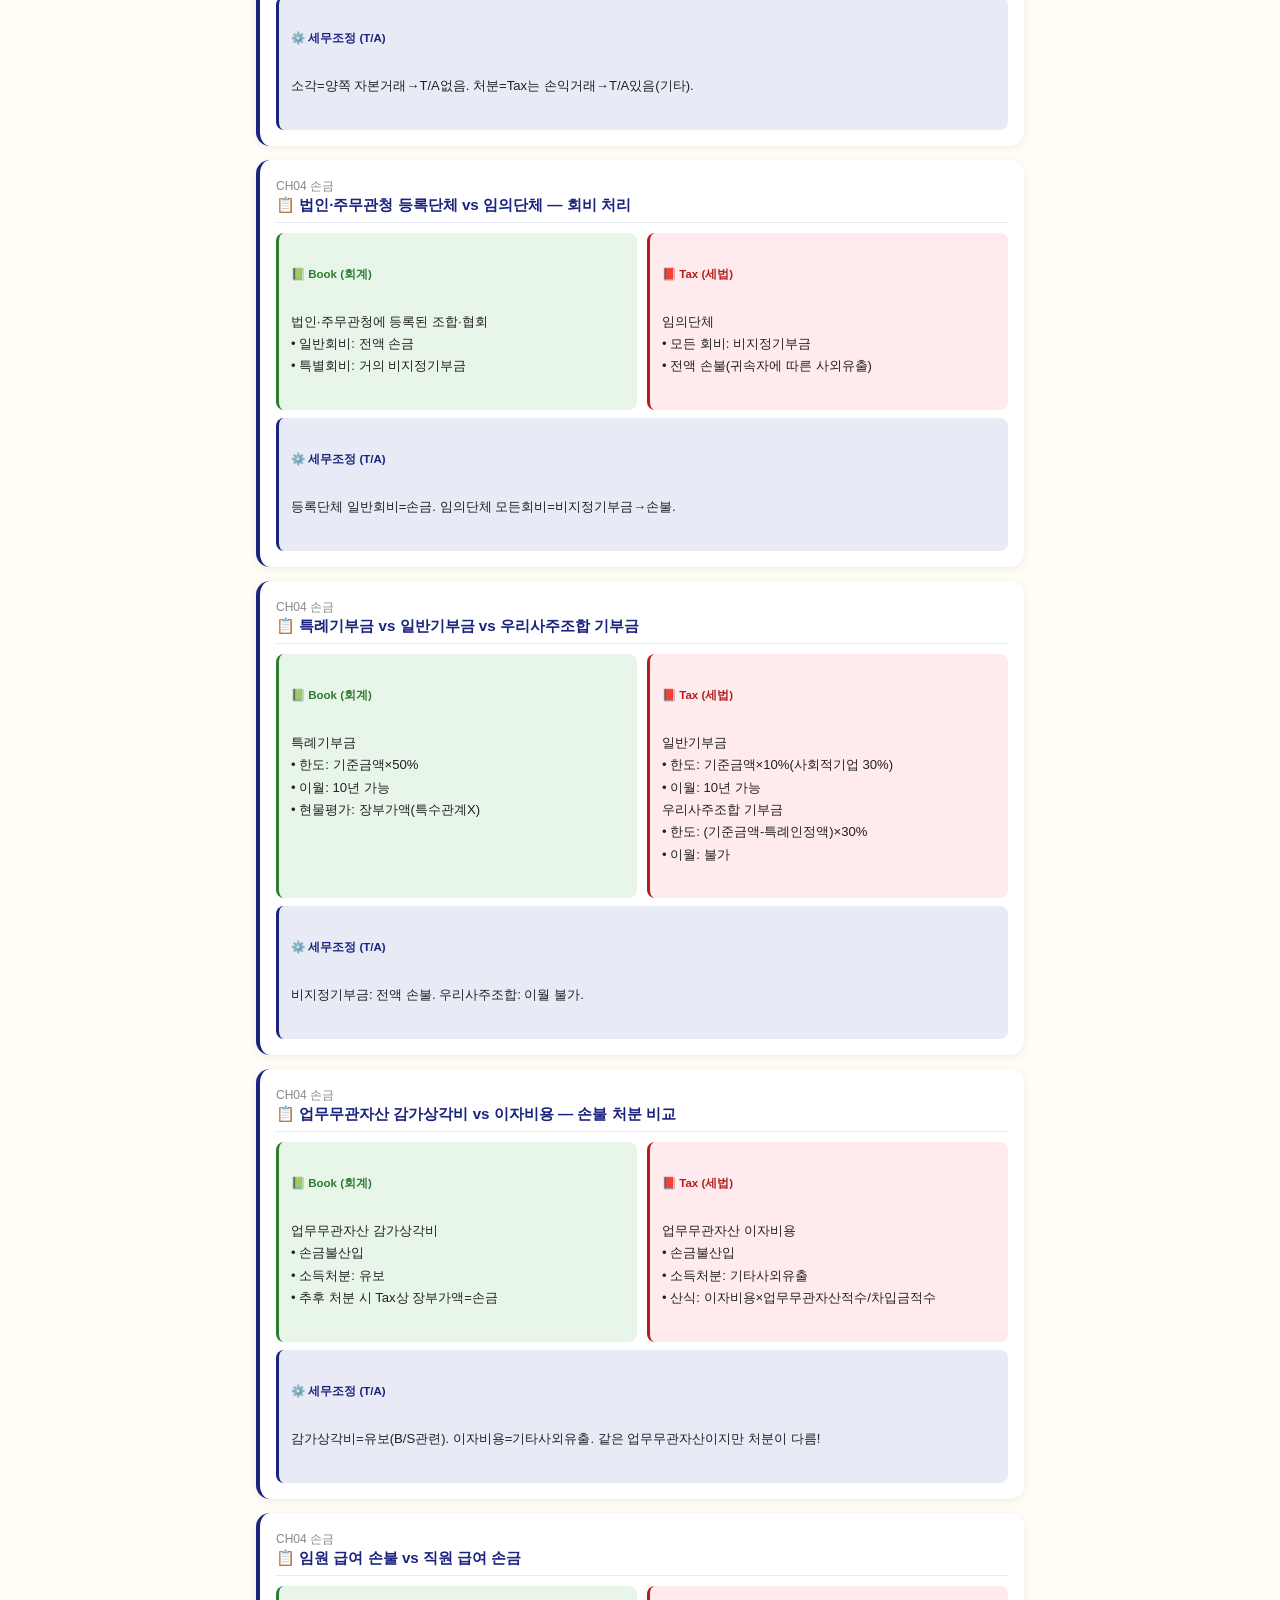
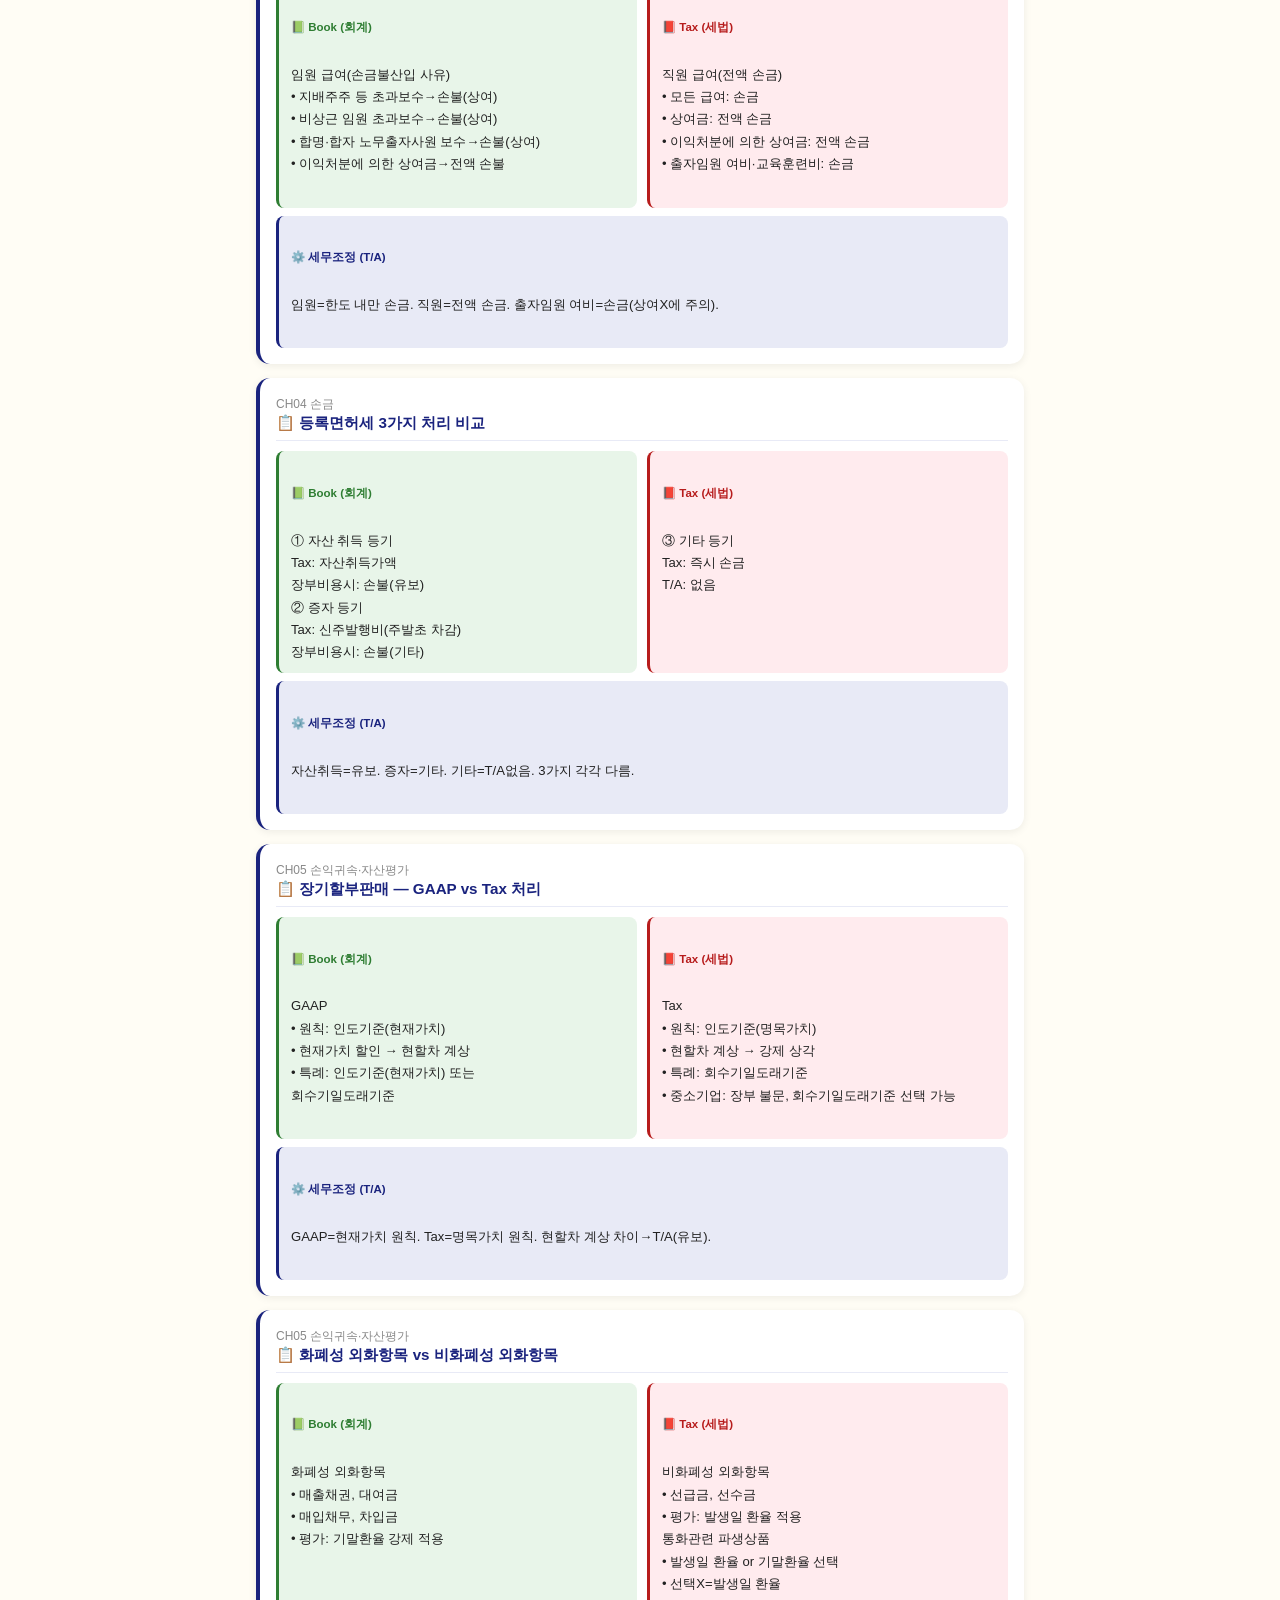
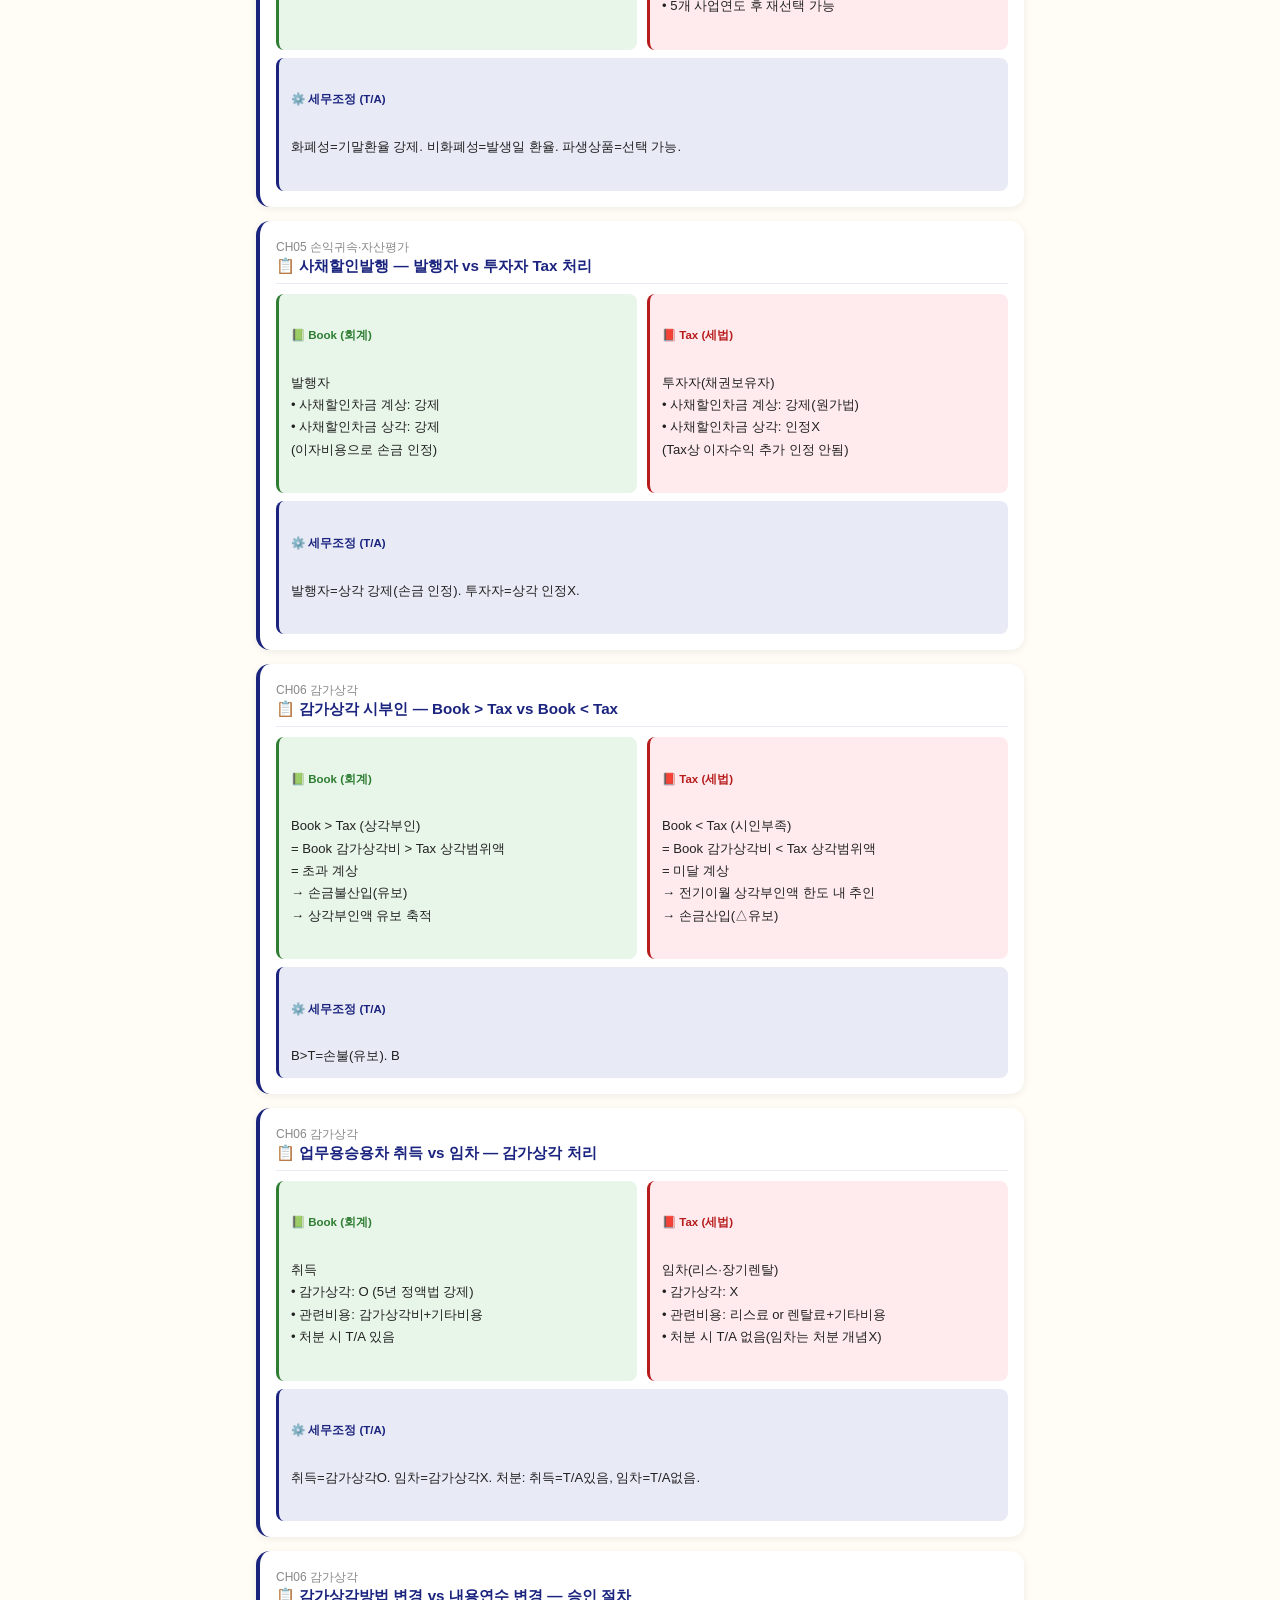
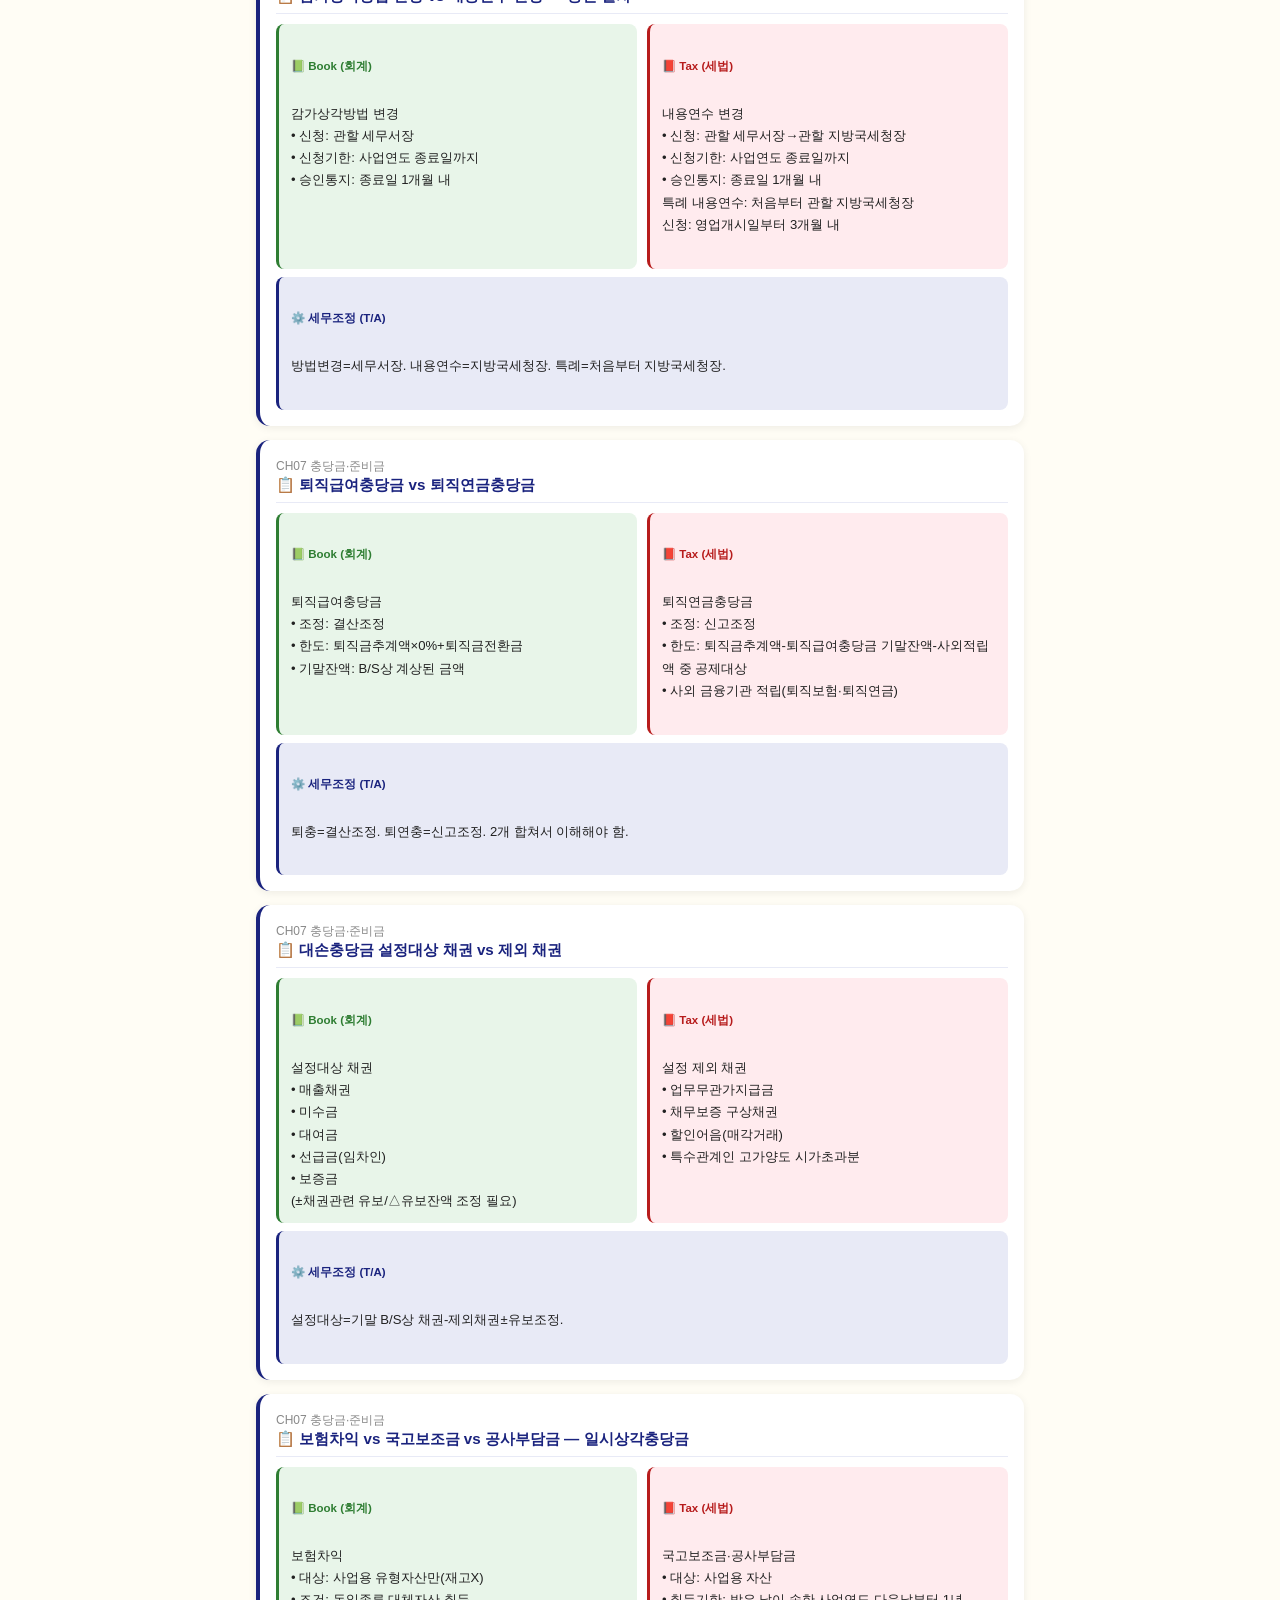
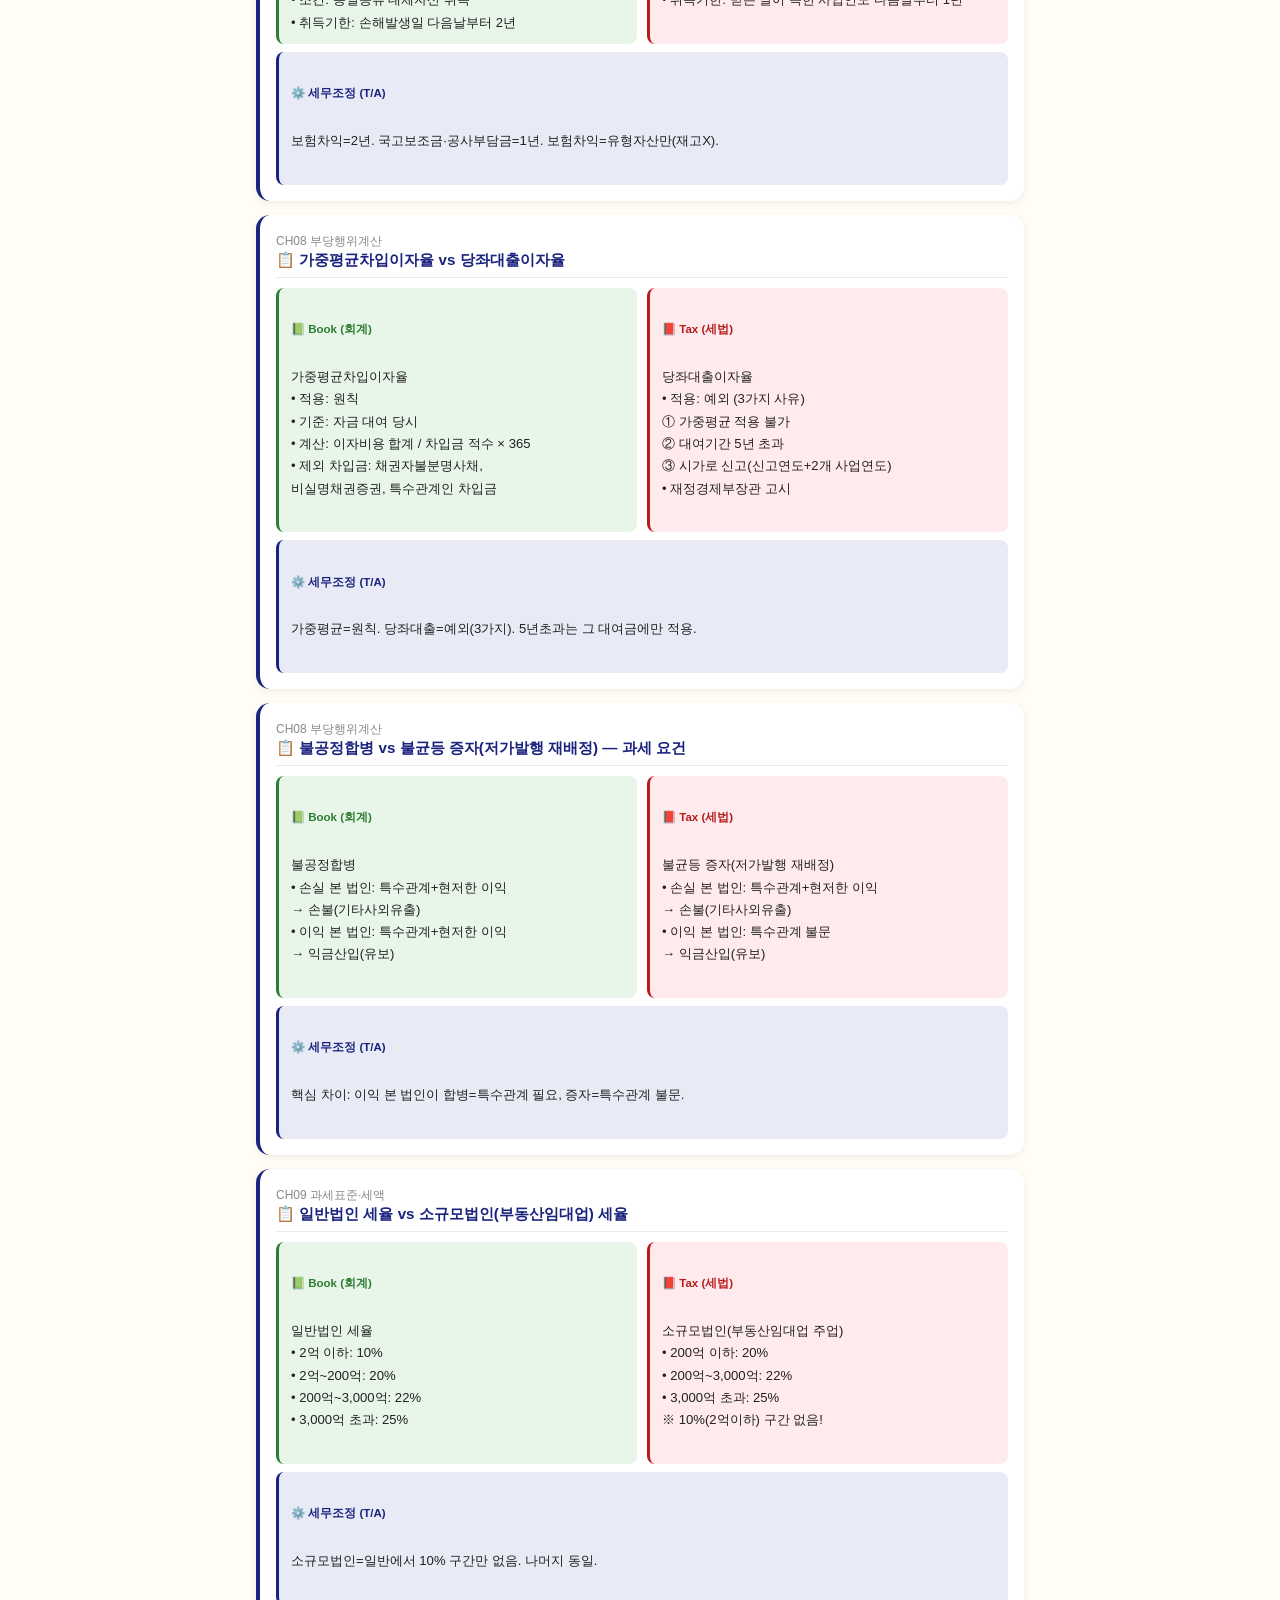
<file: compare.html>
<!DOCTYPE html>
<html lang="ko">
<head>
  <meta charset="UTF-8">
  <meta name="viewport" content="width=device-width, initial-scale=1.0">
  <title>Book vs Tax | 법인세법</title>
  <link rel="stylesheet" href="style.css">
  <style>
    .compare-card {
      background: white;
      border-radius: 14px;
      padding: 16px;
      margin-bottom: 14px;
      box-shadow: 0 2px 8px rgba(0,0,0,0.07);
      border-left: 4px solid #1A237E;
    }

    .compare-item-title {
      font-size: 0.95rem;
      font-weight: bold;
      color: #1A237E;
      margin-bottom: 10px;
      padding-bottom: 6px;
      border-bottom: 1px solid #E8EAF6;
    }

    .compare-row {
      display: grid;
      grid-template-columns: 1fr 1fr;
      gap: 10px;
      margin-bottom: 8px;
    }

    .compare-col {
      border-radius: 8px;
      padding: 10px 12px;
      font-size: 0.82rem;
      line-height: 1.7;
      white-space: pre-line;
    }

    .col-book {
      background: #E8F5E9;
      border-left: 3px solid #2E7D32;
    }

    .col-tax {
      background: #FFEBEE;
      border-left: 3px solid #B71C1C;
    }

    .col-adj {
      background: #E8EAF6;
      border-left: 3px solid #1A237E;
      grid-column: span 2;
    }

    .col-label {
      font-size: 0.72rem;
      font-weight: bold;
      margin-bottom: 4px;
      display: block;
    }

    .col-book .col-label { color: #2E7D32; }
    .col-tax  .col-label { color: #B71C1C; }
    .col-adj  .col-label { color: #1A237E; }

    .ch-filter-wrap {
      display: flex;
      gap: 8px;
      overflow-x: auto;
      padding-bottom: 4px;
      margin-bottom: 14px;
    }

    .ch-filter-btn {
      padding: 7px 14px;
      border: 1.5px solid #C5CAE9;
      border-radius: 20px;
      font-size: 0.8rem;
      font-weight: bold;
      cursor: pointer;
      white-space: nowrap;
      background: white;
      color: #1A237E;
      font-family: inherit;
      transition: all 0.15s;
      flex-shrink: 0;
    }

    .ch-filter-btn.active {
      background: #1A237E;
      color: white;
      border-color: #1A237E;
    }

    .empty-msg {
      text-align: center;
      color: #aaa;
      padding: 24px;
      font-size: 0.9rem;
    }

    /* 퀴즈 모드 */
    .quiz-toggle-wrap {
      display: flex;
      align-items: center;
      gap: 10px;
      margin-bottom: 12px;
      padding: 10px 14px;
      background: #F8F9FF;
      border-radius: 10px;
      border: 1.5px solid #C5CAE9;
    }

    .quiz-toggle-wrap label {
      font-size: 0.88rem;
      font-weight: bold;
      color: #1A237E;
    }

    .toggle-switch {
      position: relative;
      width: 46px;
      height: 24px;
      cursor: pointer;
    }

    .toggle-switch input { display: none; }

    .toggle-slider {
      position: absolute;
      top: 0; left: 0; right: 0; bottom: 0;
      background: #CFD8DC;
      border-radius: 24px;
      transition: 0.3s;
    }

    .toggle-slider::before {
      content: '';
      position: absolute;
      height: 18px;
      width: 18px;
      left: 3px;
      bottom: 3px;
      background: white;
      border-radius: 50%;
      transition: 0.3s;
    }

    .toggle-switch input:checked + .toggle-slider {
      background: #1A237E;
    }

    .toggle-switch input:checked + .toggle-slider::before {
      transform: translateX(22px);
    }

    .quiz-hidden {
      filter: blur(5px);
      user-select: none;
      cursor: pointer;
      transition: filter 0.2s;
    }

    .quiz-hidden.revealed {
      filter: none;
      cursor: default;
    }
  </style>
</head>
<body>

<div class="header">
  <h1>📊 Book vs Tax 비교</h1>
  <div class="sub">회계처리 vs 세법처리 차이 학습</div>
</div>

<div class="container">

  <!-- 퀴즈 모드 토글 -->
  <div class="quiz-toggle-wrap">
    <label>🎯 퀴즈 모드</label>
    <label class="toggle-switch">
      <input type="checkbox" id="quizMode" onchange="toggleQuizMode()">
      <span class="toggle-slider"></span>
    </label>
    <span style="font-size:0.8rem; color:#888;" id="quizModeLabel">
      OFF — Tax칸 클릭하면 정답 공개
    </span>
  </div>

  <!-- 챕터 필터 -->
  <div class="ch-filter-wrap" id="chFilterWrap"></div>

  <!-- 비교 목록 -->
  <div id="compareList"></div>

</div>

<!-- 하단 네비 -->
<div class="bottom-nav">
  <button class="nav-btn" onclick="location.href='index.html'">
    <span class="icon">🏠</span>홈
  </button>
  <button class="nav-btn" onclick="location.href='ox.html'">
    <span class="icon">⭕</span>OX
  </button>
  <button class="nav-btn" onclick="location.href='choice.html'">
    <span class="icon">📝</span>4지선다
  </button>
  <button class="nav-btn active" onclick="location.href='compare.html'">
    <span class="icon">📊</span>비교
  </button>
  <button class="nav-btn" onclick="location.href='progress.html'">
    <span class="icon">📈</span>진도
  </button>
</div>

<!-- 데이터 로드 -->
<script src="data/ch01.js"></script>
<script src="data/ch02.js"></script>
<script src="data/ch03.js"></script>
<script src="data/ch04.js"></script>
<script src="data/ch05.js"></script>
<script src="data/ch06.js"></script>
<script src="data/ch07.js"></script>
<script src="data/ch08.js"></script>
<script src="data/ch09.js"></script>
<script src="data/ch10.js"></script>
<script src="data/ch11.js"></script>
<script src="data/ch12.js"></script>
<script src="app.js"></script>
<script>

let currentFilter = 'ALL';
let isQuizMode    = false;

function init() {
  buildFilter();
  renderList('ALL');
}

// ── 챕터 필터 ──
function buildFilter() {
  const wrap = document.getElementById('chFilterWrap');
  wrap.innerHTML = '';

  // 전체 버튼
  const allBtn = document.createElement('button');
  allBtn.className = 'ch-filter-btn active';
  allBtn.textContent = '전체';
  allBtn.onclick = () => setFilter('ALL', allBtn);
  wrap.appendChild(allBtn);

  // 챕터별 버튼
  const colors = [
    '#E53935','#D81B60','#8E24AA','#3949AB',
    '#1E88E5','#00ACC1','#00897B','#43A047',
    '#7CB342','#F4511E','#8D6E63','#546E7A'
  ];

  CHAPTER_LIST.forEach((ch, i) => {
    const data = getTypeData(ch.key, 'compare');
    if (!data.length) return;
    const btn = document.createElement('button');
    btn.className = 'ch-filter-btn';
    btn.textContent = `CH${i+1}`;
    btn.style.borderColor = colors[i];
    btn.style.color       = colors[i];
    btn.onclick = () => setFilter(ch.key, btn);
    wrap.appendChild(btn);
  });
}

function setFilter(key, btnEl) {
  currentFilter = key;
  document.querySelectorAll('.ch-filter-btn')
    .forEach(b => b.classList.remove('active'));
  btnEl.classList.add('active');
  renderList(key);
}

// ── 비교 목록 렌더링 ──
function renderList(filter) {
  const list = document.getElementById('compareList');
  list.innerHTML = '';

  let items = [];
  if (filter === 'ALL') {
    CHAPTER_LIST.forEach(ch => {
      const data = getTypeData(ch.key, 'compare');
      data.forEach(d => items.push({ ...d, _chKey: ch.key, _chLabel: ch.label }));
    });
  } else {
    const data = getTypeData(filter, 'compare');
    const ch   = CHAPTER_LIST.find(c => c.key === filter);
    data.forEach(d => items.push({ ...d, _chKey: filter, _chLabel: ch?.label || filter }));
  }

  if (!items.length) {
    list.innerHTML = '<div class="empty-msg">해당 챕터에 비교 항목이 없습니다</div>';
    return;
  }

  items.forEach((item, i) => {
    const card = document.createElement('div');
    card.className = 'compare-card';

    const taxId = `tax_${i}`;
    const adjId = `adj_${i}`;

    const taxClass   = isQuizMode ? 'compare-col col-tax quiz-hidden'   : 'compare-col col-tax';
    const adjClass   = isQuizMode ? 'compare-col col-adj quiz-hidden'   : 'compare-col col-adj';
    const taxClick   = isQuizMode ? `onclick="reveal('${taxId}')"` : '';
    const adjClick   = isQuizMode ? `onclick="reveal('${adjId}')"` : '';

    card.innerHTML = `
      <div class="compare-item-title">
        <span style="font-size:0.75rem; color:#888; font-weight:normal;">
          ${item._chLabel}
        </span><br>
        📋 ${item.item}
      </div>
      <div class="compare-row">
        <div class="compare-col col-book">
          <span class="col-label">📗 Book (회계)</span>
          ${item.book}
        </div>
        <div class="${taxClass}" id="${taxId}" ${taxClick}>
          <span class="col-label">📕 Tax (세법)</span>
          ${isQuizMode ? '👆 탭하여 확인' : item.tax}
          ${isQuizMode ? `<div style="display:none" class="tax-content">${item.tax}</div>` : ''}
        </div>
      </div>
      <div class="${adjClass}" id="${adjId}" ${adjClick}>
        <span class="col-label">⚙️ 세무조정 (T/A)</span>
        ${isQuizMode ? '👆 탭하여 확인' : item.adj}
        ${isQuizMode ? `<div style="display:none" class="adj-content">${item.adj}</div>` : ''}
      </div>
    `;
    list.appendChild(card);
  });
}

// ── 퀴즈 모드 토글 ──
function toggleQuizMode() {
  isQuizMode = document.getElementById('quizMode').checked;
  document.getElementById('quizModeLabel').textContent = isQuizMode
    ? 'ON — Tax칸 클릭하면 정답 공개'
    : 'OFF — Tax칸 클릭하면 정답 공개';
  renderList(currentFilter);
}

// ── 퀴즈 모드 정답 공개 ──
function reveal(id) {
  const el = document.getElementById(id);
  if (!el) return;
  if (el.classList.contains('revealed')) return;

  el.classList.add('revealed');

  // tax 또는 adj 내용 교체
  const taxContent = el.querySelector('.tax-content');
  const adjContent = el.querySelector('.adj-content');

  if (taxContent) {
    const label = el.querySelector('.col-label');
    el.innerHTML = '';
    if (label) el.appendChild(label);
    el.innerHTML += taxContent.textContent;
  } else if (adjContent) {
    const label = el.querySelector('.col-label');
    el.innerHTML = '';
    if (label) el.appendChild(label);
    el.innerHTML += adjContent.textContent;
  }

  showToast('✅ 정답 공개!');
}

init();
</script>

</body>
</html>
</file>
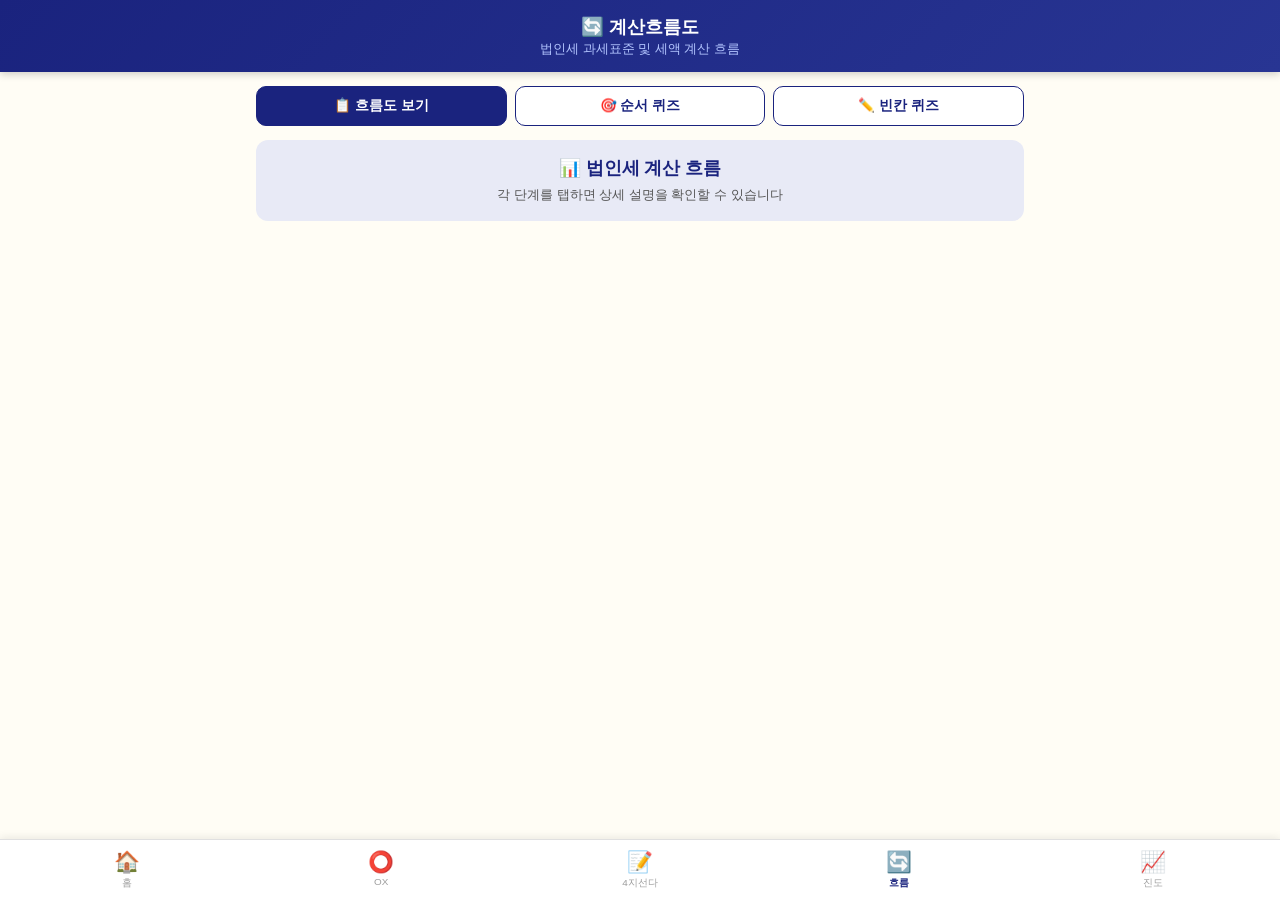
<file: flow.html>
<!DOCTYPE html>
<html lang="ko">
<head>
  <meta charset="UTF-8">
  <meta name="viewport" content="width=device-width, initial-scale=1.0">
  <title>계산흐름도 | 법인세법</title>
  <link rel="stylesheet" href="style.css">
  <style>
    /* ── 흐름도 ── */
    .flow-container {
      display: flex;
      flex-direction: column;
      gap: 0;
      margin-bottom: 14px;
    }

    .flow-item {
      display: flex;
      align-items: stretch;
      gap: 0;
    }

    .flow-step-num {
      width: 32px;
      flex-shrink: 0;
      display: flex;
      flex-direction: column;
      align-items: center;
    }

    .step-circle {
      width: 28px;
      height: 28px;
      border-radius: 50%;
      background: #1A237E;
      color: white;
      font-size: 0.72rem;
      font-weight: bold;
      display: flex;
      align-items: center;
      justify-content: center;
      flex-shrink: 0;
      z-index: 1;
    }

    .step-line {
      width: 2px;
      flex: 1;
      background: #C5CAE9;
      margin: 0 auto;
    }

    .flow-content {
      flex: 1;
      margin-left: 10px;
      padding-bottom: 16px;
    }

    .flow-box {
      background: white;
      border-radius: 10px;
      padding: 12px 14px;
      box-shadow: 0 1px 6px rgba(0,0,0,0.08);
      border-left: 3px solid #1A237E;
      cursor: pointer;
      transition: background 0.15s;
    }

    .flow-box:hover { background: #F8F9FF; }

    .flow-box.result-box {
      border-left-color: #E53935;
      background: #FFF8F8;
    }

    .flow-box .fl-label {
      font-size: 0.78rem;
      color: #1A237E;
      font-weight: bold;
      margin-bottom: 4px;
    }

    .flow-box .fl-title {
      font-size: 0.95rem;
      font-weight: bold;
      color: #212121;
    }

    .flow-box .fl-desc {
      font-size: 0.8rem;
      color: #777;
      margin-top: 4px;
      line-height: 1.5;
      display: none;
      white-space: pre-line;
    }

    .flow-box.expanded .fl-desc { display: block; }

    .flow-box .fl-expand {
      font-size: 0.72rem;
      color: #1A237E;
      margin-top: 4px;
    }

    /* ── 퀴즈 모드 ── */
    .flow-quiz-card {
      background: white;
      border-radius: 14px;
      padding: 16px;
      margin-bottom: 12px;
      box-shadow: 0 2px 8px rgba(0,0,0,0.07);
      border-left: 4px solid #37474F;
    }

    .flow-quiz-q {
      font-size: 0.9rem;
      font-weight: bold;
      color: #333;
      margin-bottom: 12px;
      line-height: 1.6;
    }

    .flow-opts {
      display: flex;
      flex-direction: column;
      gap: 8px;
    }

    .flow-opt {
      padding: 11px 14px;
      border: 1.5px solid #E0E0E0;
      border-radius: 8px;
      background: #F9F9F9;
      font-size: 0.85rem;
      cursor: pointer;
      font-family: inherit;
      text-align: left;
      transition: all 0.15s;
      white-space: pre-line;
    }

    .flow-opt:hover:not(:disabled) {
      background: #ECEFF1;
      border-color: #37474F;
    }

    .flow-opt.correct {
      background: #C8E6C9;
      border-color: #2E7D32;
      color: #1B5E20;
      font-weight: bold;
    }

    .flow-opt.wrong {
      background: #FFCDD2;
      border-color: #B71C1C;
      color: #B71C1C;
    }

    .flow-opt:disabled { cursor: default; }

    .mode-tabs {
      display: flex;
      gap: 8px;
      margin-bottom: 14px;
    }

    .mode-tab {
      flex: 1;
      padding: 10px;
      border: 1.5px solid #1A237E;
      border-radius: 10px;
      font-size: 0.85rem;
      font-weight: bold;
      cursor: pointer;
      background: white;
      color: #1A237E;
      font-family: inherit;
      transition: all 0.15s;
    }

    .mode-tab.active {
      background: #1A237E;
      color: white;
    }

    .complete-box {
      background: #E8EAF6;
      border-radius: 12px;
      padding: 16px;
      text-align: center;
      margin-bottom: 14px;
    }

    .complete-box .co-title {
      font-size: 1.1rem;
      font-weight: bold;
      color: #1A237E;
      margin-bottom: 4px;
    }

    .complete-box .co-desc {
      font-size: 0.82rem;
      color: #555;
      line-height: 1.6;
    }
  </style>
</head>
<body>

<div class="header">
  <h1>🔄 계산흐름도</h1>
  <div class="sub">법인세 과세표준 및 세액 계산 흐름</div>
</div>

<div class="container">

  <!-- 모드 탭 -->
  <div class="mode-tabs">
    <button class="mode-tab active" id="tabView"
            onclick="setMode('view')">📋 흐름도 보기</button>
    <button class="mode-tab" id="tabQuiz"
            onclick="setMode('quiz')">🎯 순서 퀴즈</button>
    <button class="mode-tab" id="tabFill"
            onclick="setMode('fill')">✏️ 빈칸 퀴즈</button>
  </div>

  <!-- 흐름도 보기 모드 -->
  <div id="viewMode">
    <div class="complete-box">
      <div class="co-title">📊 법인세 계산 흐름</div>
      <div class="co-desc">
        각 단계를 탭하면 상세 설명을 확인할 수 있습니다
      </div>
    </div>
    <div class="flow-container" id="flowContainer"></div>
  </div>

  <!-- 순서 퀴즈 모드 -->
  <div id="quizMode" style="display:none;">
    <div class="complete-box">
      <div class="co-title">🎯 순서 퀴즈</div>
      <div class="co-desc">
        빈칸에 들어갈 올바른 계산 단계를 선택하세요
      </div>
    </div>
    <div class="quiz-info" style="display:flex;justify-content:space-between;font-size:0.85rem;color:#555;margin-bottom:10px;">
      <span id="quizProgress">0 / 0</span>
      <span id="quizScore">점수: 0 / 0</span>
    </div>
    <div class="progress-wrap" style="margin-bottom:12px;">
      <div class="progress-bar" id="quizProgressBar"
           style="width:0%; background:#37474F;"></div>
    </div>
    <div id="quizContent"></div>
    <div class="bottom-btns" style="margin-top:4px;">
      <button class="btn-next" id="btnQuizNext"
              onclick="nextQuiz()" disabled>다음 ▶</button>
      <button class="btn-change" onclick="startQuiz()">🔄 다시 풀기</button>
    </div>
  </div>

  <!-- 빈칸 퀴즈 모드 -->
  <div id="fillMode" style="display:none;">
    <div class="complete-box">
      <div class="co-title">✏️ 빈칸 채우기 퀴즈</div>
      <div class="co-desc">
        계산 흐름의 빈칸을 직접 입력하세요
      </div>
    </div>
    <div class="quiz-info" style="display:flex;justify-content:space-between;font-size:0.85rem;color:#555;margin-bottom:10px;">
      <span id="fillProgress">0 / 0</span>
      <span id="fillScore">점수: 0 / 0</span>
    </div>
    <div class="progress-wrap" style="margin-bottom:12px;">
      <div class="progress-bar" id="fillProgressBar"
           style="width:0%; background:#4527A0;"></div>
    </div>
    <div id="fillContent"></div>
    <div class="bottom-btns" style="margin-top:4px;">
      <button class="btn-next" id="btnFillNext"
              onclick="nextFill()" disabled>다음 ▶</button>
      <button class="btn-change" onclick="startFill()">🔄 다시 풀기</button>
    </div>
  </div>

</div>

<!-- 하단 네비 -->
<div class="bottom-nav">
  <button class="nav-btn" onclick="location.href='index.html'">
    <span class="icon">🏠</span>홈
  </button>
  <button class="nav-btn" onclick="location.href='ox.html'">
    <span class="icon">⭕</span>OX
  </button>
  <button class="nav-btn" onclick="location.href='choice.html'">
    <span class="icon">📝</span>4지선다
  </button>
  <button class="nav-btn active" onclick="location.href='flow.html'">
    <span class="icon">🔄</span>흐름
  </button>
  <button class="nav-btn" onclick="location.href='progress.html'">
    <span class="icon">📈</span>진도
  </button>
</div>

<!-- 데이터 로드 -->
<script src="data/ch01.js"></script>
<script src="data/ch09.js"></script>
<script src="app.js"></script>
<script>

// ── 계산흐름 데이터 (CH09 flow 사용) ──
function getFlowData() {
  return (window.CH09 && window.CH09.flow) ? window.CH09.flow : [];
}

let currentMode  = 'view';
let quizItems    = [];
let quizIdx      = 0;
let quizCorrect  = 0;
let quizTotal    = 0;
let quizAnswered = false;
let fillItems    = [];
let fillIdx      = 0;
let fillCorrect  = 0;
let fillTotal    = 0;
let fillAnswered = false;

// ── 초기화 ──
function init() {
  renderFlowView();
}

// ── 모드 전환 ──
function setMode(mode) {
  currentMode = mode;
  ['view','quiz','fill'].forEach(m => {
    document.getElementById(`tab${m.charAt(0).toUpperCase()+m.slice(1)}`).className =
      `mode-tab ${m === mode ? 'active' : ''}`;
    document.getElementById(`${m}Mode`).style.display =
      m === mode ? 'block' : 'none';
  });

  if (mode === 'quiz') startQuiz();
  if (mode === 'fill') startFill();
}

// ── 흐름도 렌더링 ──
function renderFlowView() {
  const flows = getFlowData();
  const container = document.getElementById('flowContainer');
  container.innerHTML = '';

  flows.forEach((f, i) => {
    const isLast = (i === flows.length - 1);
    const isResult = f.label.startsWith('=');

    const item = document.createElement('div');
    item.className = 'flow-item';
    item.innerHTML = `
      <div class="flow-step-num">
        <div class="step-circle"
             style="${isResult ? 'background:#E53935;' : ''}">${f.step}</div>
        ${!isLast ? '<div class="step-line"></div>' : ''}
      </div>
      <div class="flow-content">
        <div class="flow-box ${isResult ? 'result-box' : ''}"
             id="fbox_${i}" onclick="toggleFlow(${i})">
          <div class="fl-label">STEP ${f.step}</div>
          <div class="fl-title">${f.label}</div>
          <div class="fl-desc">${f.desc}</div>
          <div class="fl-expand">▼ 상세 보기</div>
        </div>
      </div>
    `;
    container.appendChild(item);
  });
}

function toggleFlow(i) {
  const box = document.getElementById(`fbox_${i}`);
  const desc = box.querySelector('.fl-desc');
  const hint = box.querySelector('.fl-expand');
  box.classList.toggle('expanded');
  hint.textContent = box.classList.contains('expanded')
    ? '▲ 접기' : '▼ 상세 보기';
}

// ── 순서 퀴즈 ──
function startQuiz() {
  const flows = getFlowData();
  if (!flows.length) return;

  // 각 단계에 대해 "다음 단계는?" 문제 생성
  quizItems = [];
  for (let i = 0; i < flows.length - 1; i++) {
    const current = flows[i];
    const correct = flows[i+1];
    // 오답 3개
    const wrongs = shuffle(
      flows.filter((_, j) => j !== i+1).map(f => f.label)
    ).slice(0, 3);
    const opts = shuffle([correct.label, ...wrongs]);
    quizItems.push({
      q: `다음 단계 이후에 오는 계산 단계는?\n\n"STEP ${current.step}: ${current.label}"`,
      opts,
      answer: correct.label,
      해설: `STEP ${current.step}: ${current.label}\n→ STEP ${correct.step}: ${correct.label}\n\n${correct.desc}`,
    });
  }

  // 빈칸 문제도 추가
  flows.forEach((f, i) => {
    const wrongs = shuffle(
      flows.filter((_, j) => j !== i).map(fl => fl.label)
    ).slice(0, 3);
    const opts = shuffle([f.label, ...wrongs]);
    quizItems.push({
      q: `STEP ${f.step}에 해당하는 계산 내용은?\n\n설명: "${f.desc}"`,
      opts,
      answer: f.label,
      해설: `STEP ${f.step}: ${f.label}\n${f.desc}`,
    });
  });

  quizItems   = shuffle(quizItems);
  quizIdx     = 0;
  quizCorrect = 0;
  quizTotal   = 0;
  quizAnswered = false;

  loadQuizItem();
}

function loadQuizItem() {
  quizAnswered = false;
  const q = quizItems[quizIdx];
  const t = quizItems.length;

  document.getElementById('quizProgress').textContent = `${quizIdx+1} / ${t}`;
  document.getElementById('quizScore').textContent    = `점수: ${quizCorrect} / ${quizTotal}`;
  document.getElementById('quizProgressBar').style.width = `${((quizIdx+1)/t)*100}%`;
  document.getElementById('btnQuizNext').disabled = true;

  const nums = ['①','②','③','④'];
  let optsHTML = q.opts.map((opt, i) => `
    <button class="flow-opt" id="fopt_${i}"
            onclick="answerQuiz(${i})">${nums[i]} ${opt}</button>
  `).join('');

  document.getElementById('quizContent').innerHTML = `
    <div class="flow-quiz-card">
      <div class="flow-quiz-q">${q.q}</div>
      <div class="flow-opts">${optsHTML}</div>
      <div id="flowResult" style="font-size:0.88rem;font-weight:bold;
           padding:6px 0;min-height:24px;"></div>
      <div class="explain-box" id="flowExplain">📖 ${q.해설}</div>
    </div>
  `;
}

function answerQuiz(optIdx) {
  if (quizAnswered) return;
  quizAnswered = true;

  const q         = quizItems[quizIdx];
  const selected  = q.opts[optIdx];
  const isCorrect = (selected === q.answer);

  quizTotal++;
  if (isCorrect) quizCorrect++;

  const resultEl = document.getElementById('flowResult');
  if (isCorrect) {
    resultEl.textContent = '✅ 정답입니다!';
    resultEl.style.color = '#1B5E20';
    document.getElementById(`fopt_${optIdx}`).className = 'flow-opt correct';
  } else {
    resultEl.textContent = `❌ 오답! 정답은 [${q.answer}]`;
    resultEl.style.color = '#B71C1C';
    document.getElementById(`fopt_${optIdx}`).className = 'flow-opt wrong';
    for (let i = 0; i < q.opts.length; i++) {
      if (q.opts[i] === q.answer)
        document.getElementById(`fopt_${i}`).className = 'flow-opt correct';
    }
  }

  document.getElementById('flowExplain').classList.add('show');
  for (let i = 0; i < q.opts.length; i++) {
    const btn = document.getElementById(`fopt_${i}`);
    if (btn) btn.disabled = true;
  }

  document.getElementById('quizScore').textContent =
    `점수: ${quizCorrect} / ${quizTotal}`;
  document.getElementById('btnQuizNext').disabled = false;
}

function nextQuiz() {
  quizIdx++;
  if (quizIdx >= quizItems.length) {
    showQuizResult();
  } else {
    loadQuizItem();
  }
}

function showQuizResult() {
  const pct = quizTotal > 0 ? Math.round(quizCorrect/quizTotal*100) : 0;
  let msg = pct >= 90 ? '🏆 흐름도 완전 암기!' : pct >= 70 ? '👍 잘 하셨어요!' : '📖 흐름도를 다시 봐요!';
  document.getElementById('quizContent').innerHTML = `
    <div style="text-align:center;padding:20px 0;">
      <div style="font-size:2rem;font-weight:bold;color:#1A237E;margin:8px 0;">
        ${quizCorrect} / ${quizTotal}
      </div>
      <div style="font-size:1rem;color:#555;">정답률 ${pct}%</div>
      <div style="font-size:1.1rem;font-weight:bold;color:#E65100;margin-top:6px;">${msg}</div>
    </div>
  `;
  document.getElementById('btnQuizNext').disabled = true;
}

// ── 빈칸 퀴즈 ──
function startFill() {
  const flows = getFlowData();
  if (!flows.length) return;

  fillItems = shuffle(flows.map(f => ({
    step:   f.step,
    label:  f.label,
    desc:   f.desc,
    answer: f.label,
  })));

  fillIdx     = 0;
  fillCorrect = 0;
  fillTotal   = 0;
  fillAnswered = false;

  loadFillItem();
}

function loadFillItem() {
  fillAnswered = false;
  const f = fillItems[fillIdx];
  const t = fillItems.length;

  document.getElementById('fillProgress').textContent = `${fillIdx+1} / ${t}`;
  document.getElementById('fillScore').textContent    = `점수: ${fillCorrect} / ${fillTotal}`;
  document.getElementById('fillProgressBar').style.width = `${((fillIdx+1)/t)*100}%`;
  document.getElementById('btnFillNext').disabled = true;

  document.getElementById('fillContent').innerHTML = `
    <div class="flow-quiz-card" style="border-left-color:#4527A0;">
      <div class="flow-quiz-q">
        STEP ${f.step}의 계산 내용은 무엇인가요?<br>
        <span style="font-size:0.8rem;color:#777;">${f.desc}</span>
      </div>
      <input type="text" class="blank-input" id="fillInput"
             placeholder="계산 단계를 입력하세요"
             onkeydown="if(event.key==='Enter') checkFill()">
      <button class="btn-save" onclick="checkFill()"
              style="background:#4527A0; margin-top:8px;">
        ✅ 확인
      </button>
      <div id="fillResult" style="font-size:0.88rem;font-weight:bold;
           padding:6px 0;min-height:24px;"></div>
      <div class="explain-box" id="fillExplain">
        📖 정답: ${f.label}<br>설명: ${f.desc}
      </div>
    </div>
  `;

  setTimeout(() => {
    const input = document.getElementById('fillInput');
    if (input) input.focus();
  }, 100);
}

function checkFill() {
  if (fillAnswered) return;
  fillAnswered = true;

  const f        = fillItems[fillIdx];
  const input    = document.getElementById('fillInput');
  const userVal  = input ? input.value.trim() : '';
  const normalize = s => s.replace(/\s/g,'').toLowerCase();
  const isCorrect = normalize(userVal) === normalize(f.answer);

  fillTotal++;
  if (isCorrect) fillCorrect++;

  const resultEl = document.getElementById('fillResult');
  if (isCorrect) {
    resultEl.textContent = '✅ 정답입니다!';
    resultEl.style.color = '#1B5E20';
    if (input) input.className = 'blank-input correct';
  } else {
    resultEl.textContent = `❌ 오답! 정답: ${f.answer}`;
    resultEl.style.color = '#B71C1C';
    if (input) {
      input.className = 'blank-input wrong';
      input.value = `${userVal}  →  정답: ${f.answer}`;
    }
  }

  document.getElementById('fillExplain').classList.add('show');
  if (input) input.disabled = true;

  const checkBtn = document.querySelector('#fillContent .btn-save');
  if (checkBtn) checkBtn.disabled = true;

  document.getElementById('fillScore').textContent =
    `점수: ${fillCorrect} / ${fillTotal}`;
  document.getElementById('btnFillNext').disabled = false;
}

function nextFill() {
  fillIdx++;
  if (fillIdx >= fillItems.length) {
    const pct = fillTotal > 0 ? Math.round(fillCorrect/fillTotal*100) : 0;
    let msg = pct >= 90 ? '🏆 완벽해요!' : pct >= 70 ? '👍 잘 하셨어요!' : '📖 다시 연습해요!';
    document.getElementById('fillContent').innerHTML = `
      <div style="text-align:center;padding:20px 0;">
        <div style="font-size:2rem;font-weight:bold;color:#1A237E;margin:8px 0;">
          ${fillCorrect} / ${fillTotal}
        </div>
        <div style="font-size:1rem;color:#555;">정답률 ${pct}%</div>
        <div style="font-size:1.1rem;font-weight:bold;color:#E65100;margin-top:6px;">${msg}</div>
      </div>
    `;
    document.getElementById('btnFillNext').disabled = true;
  } else {
    loadFillItem();
  }
}

init();
</script>

</body>
</html>
</file>
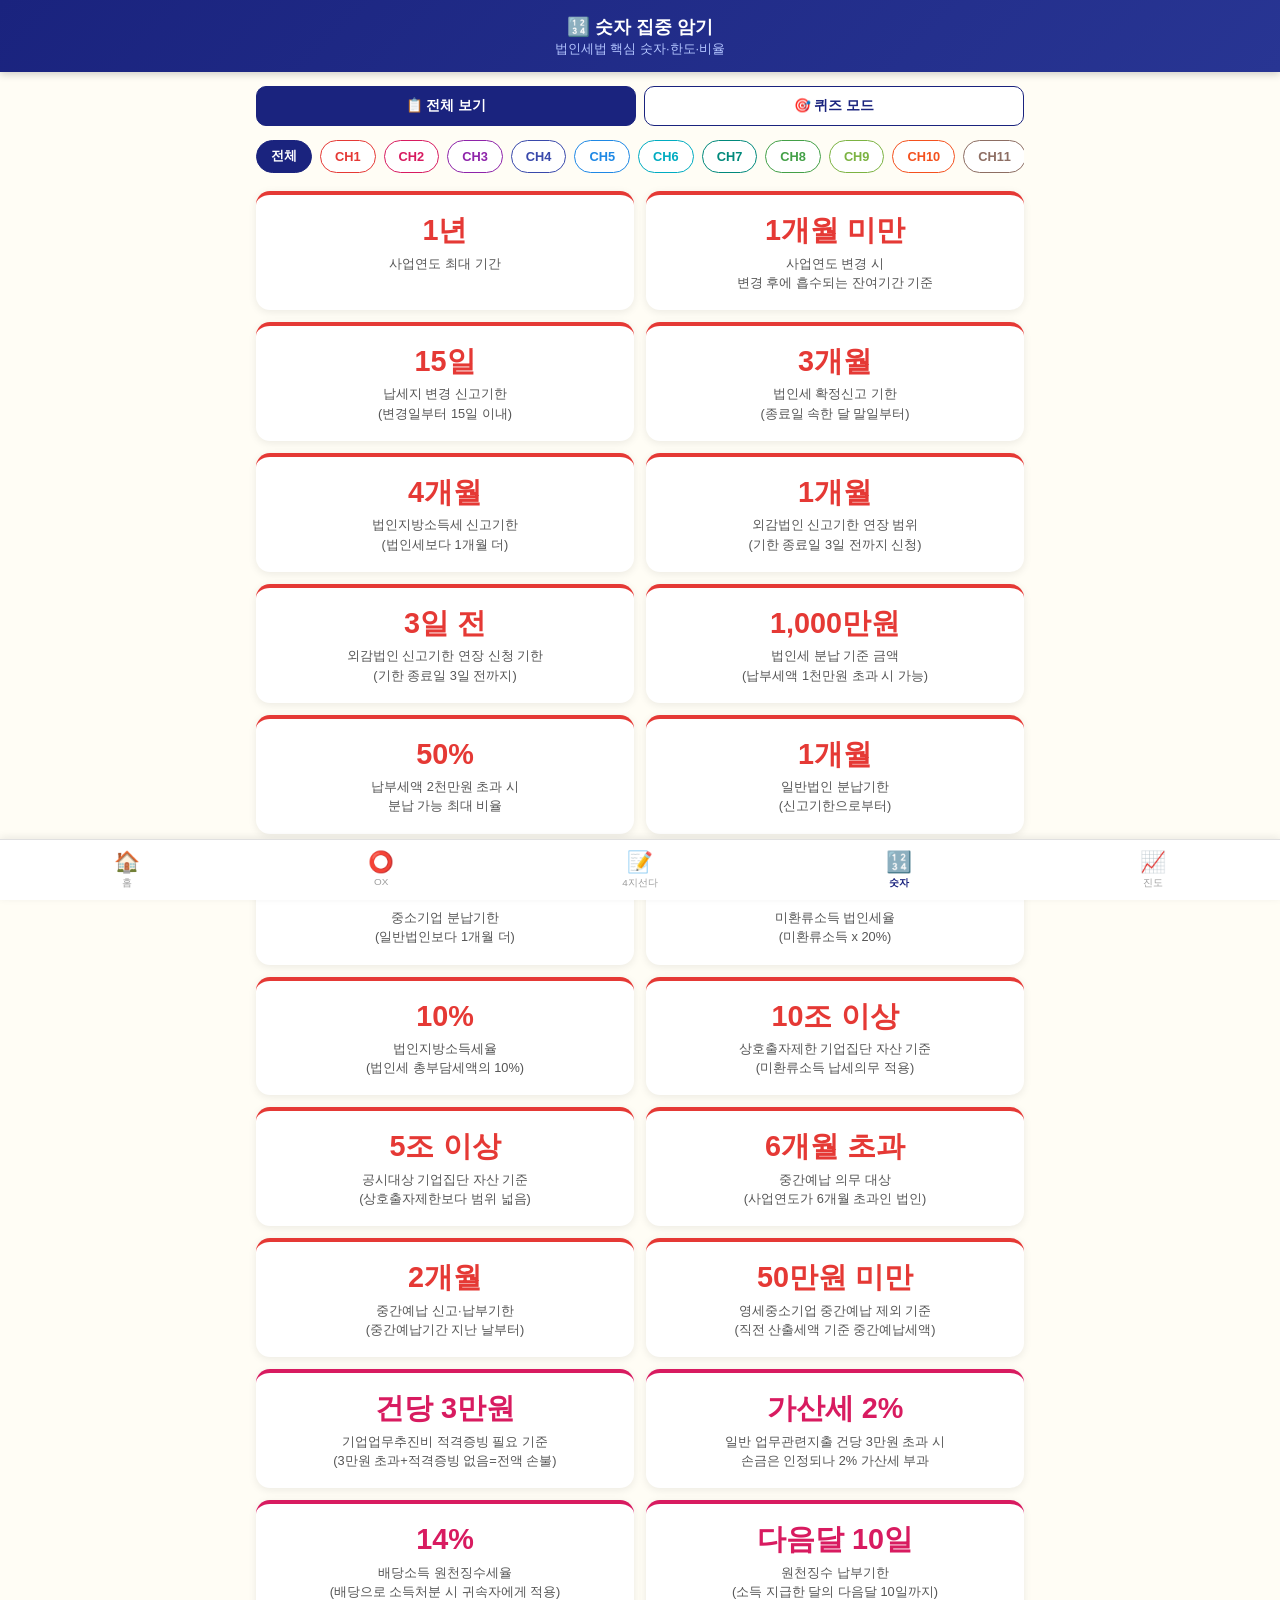
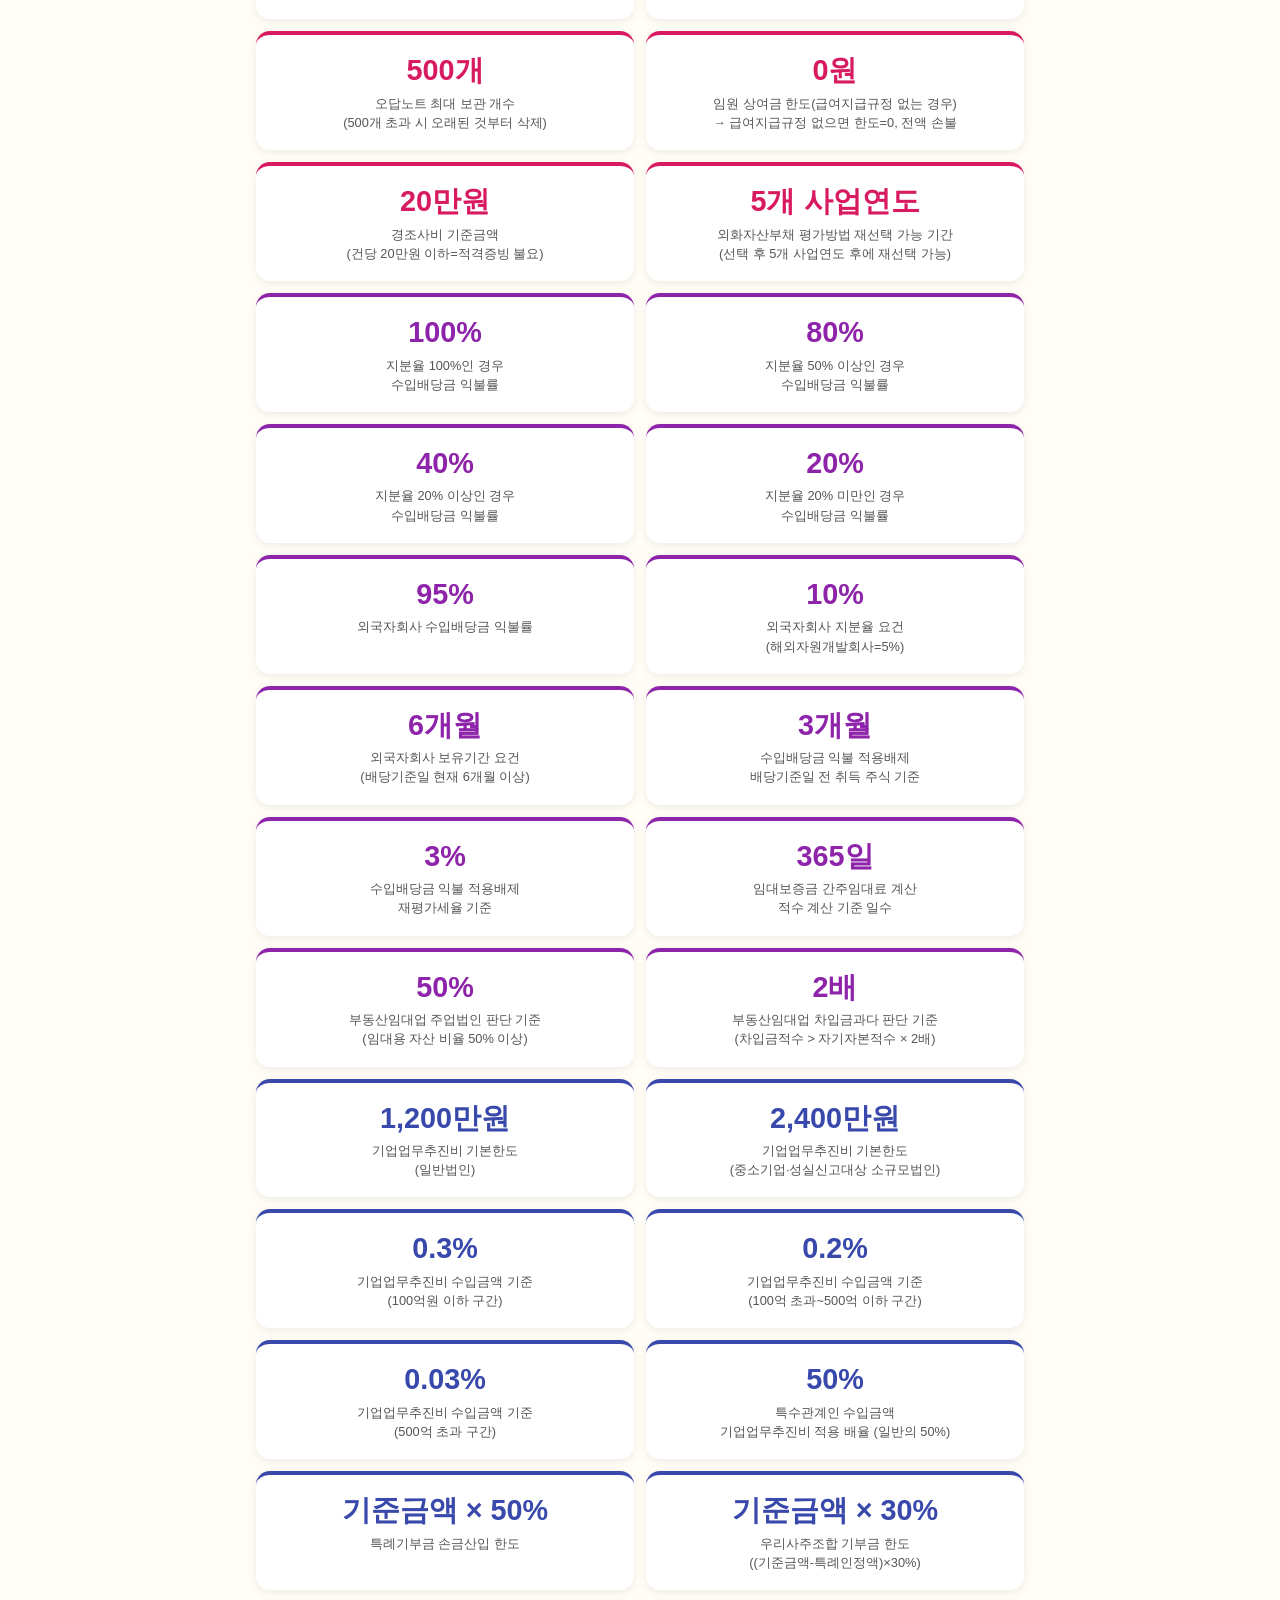
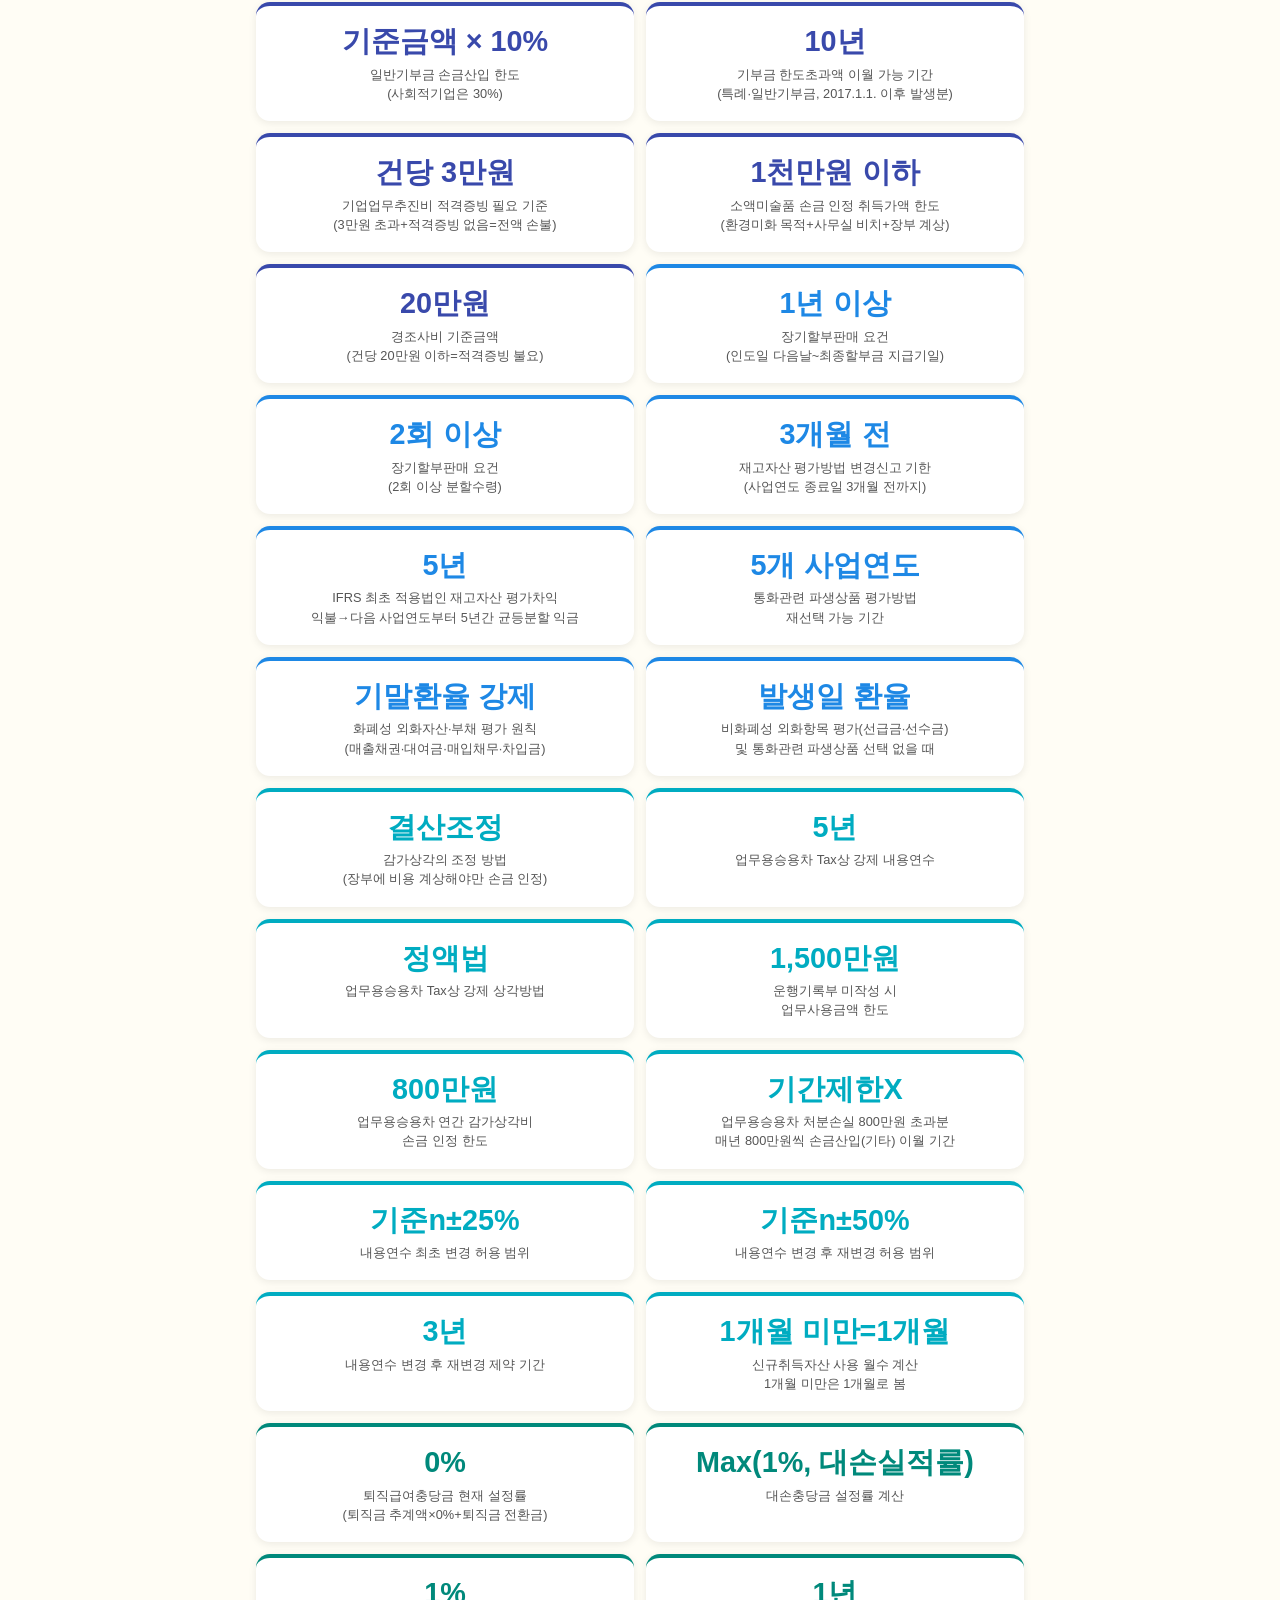
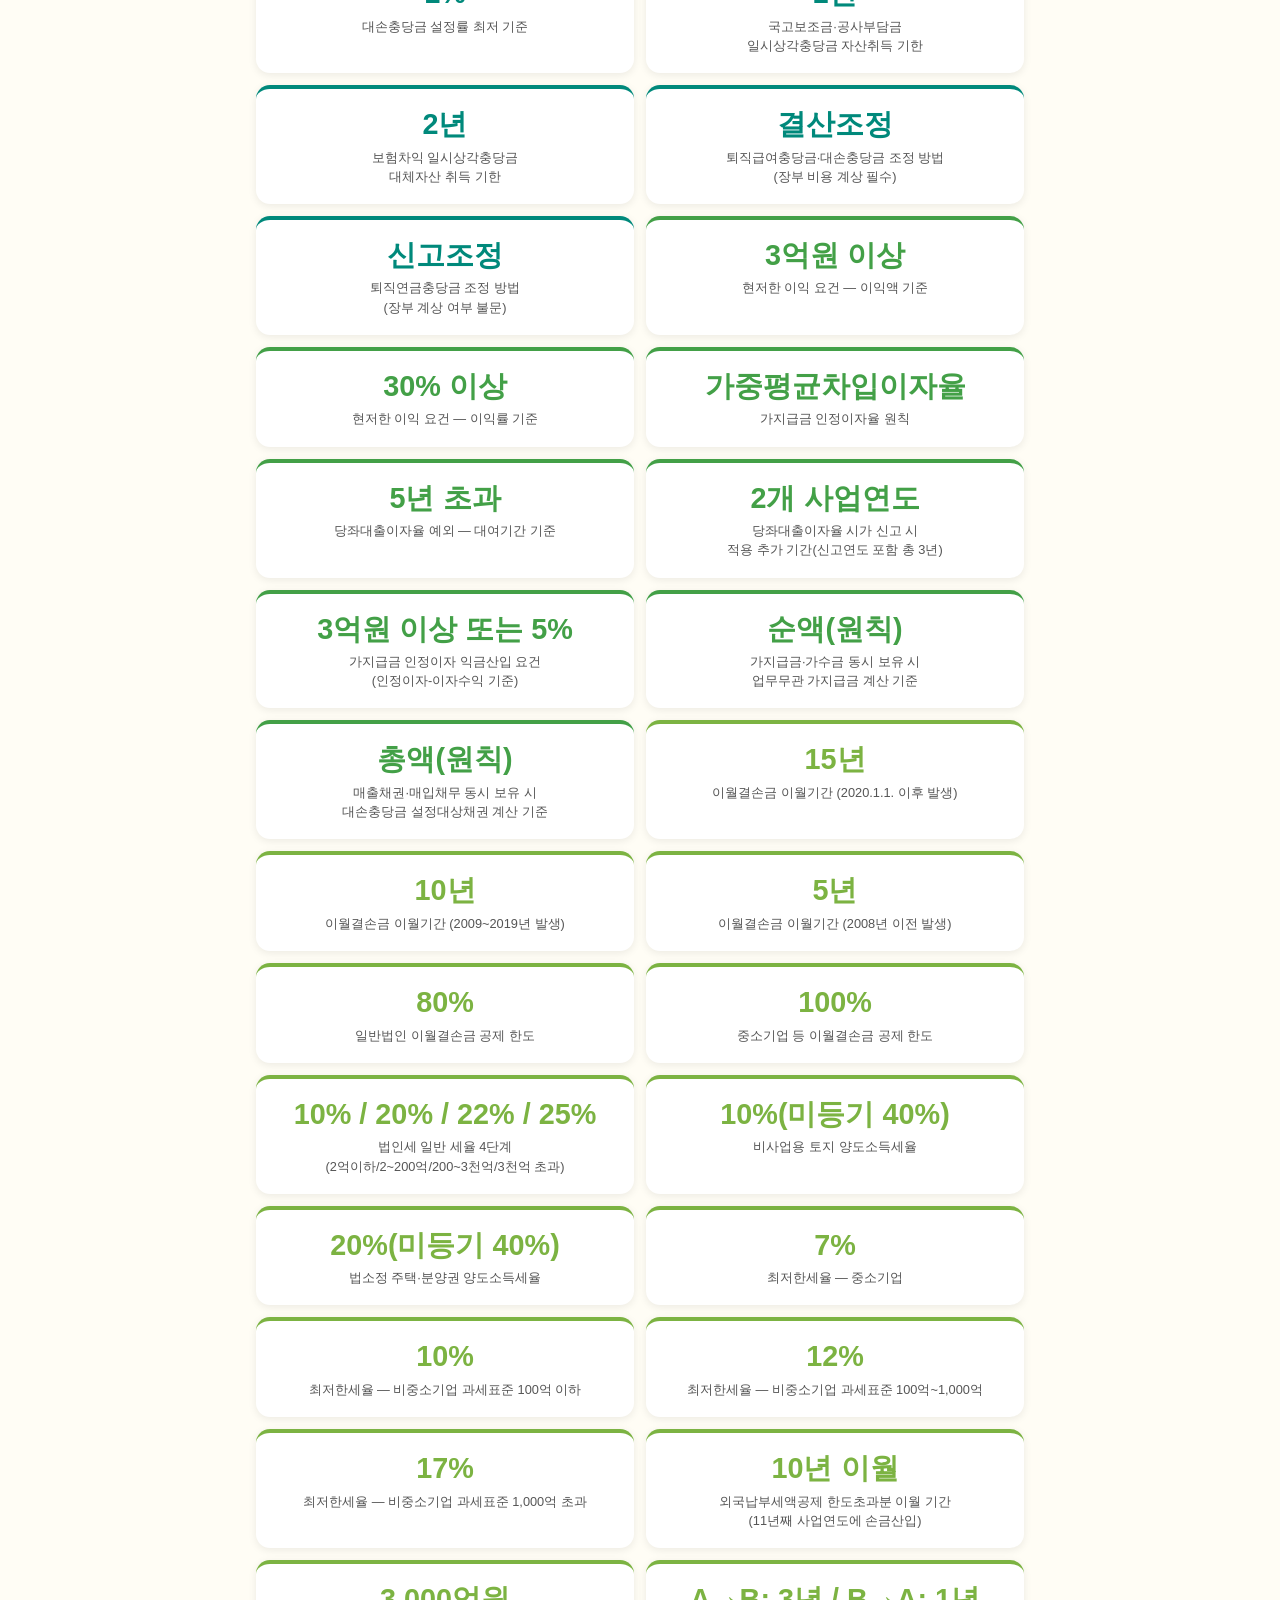
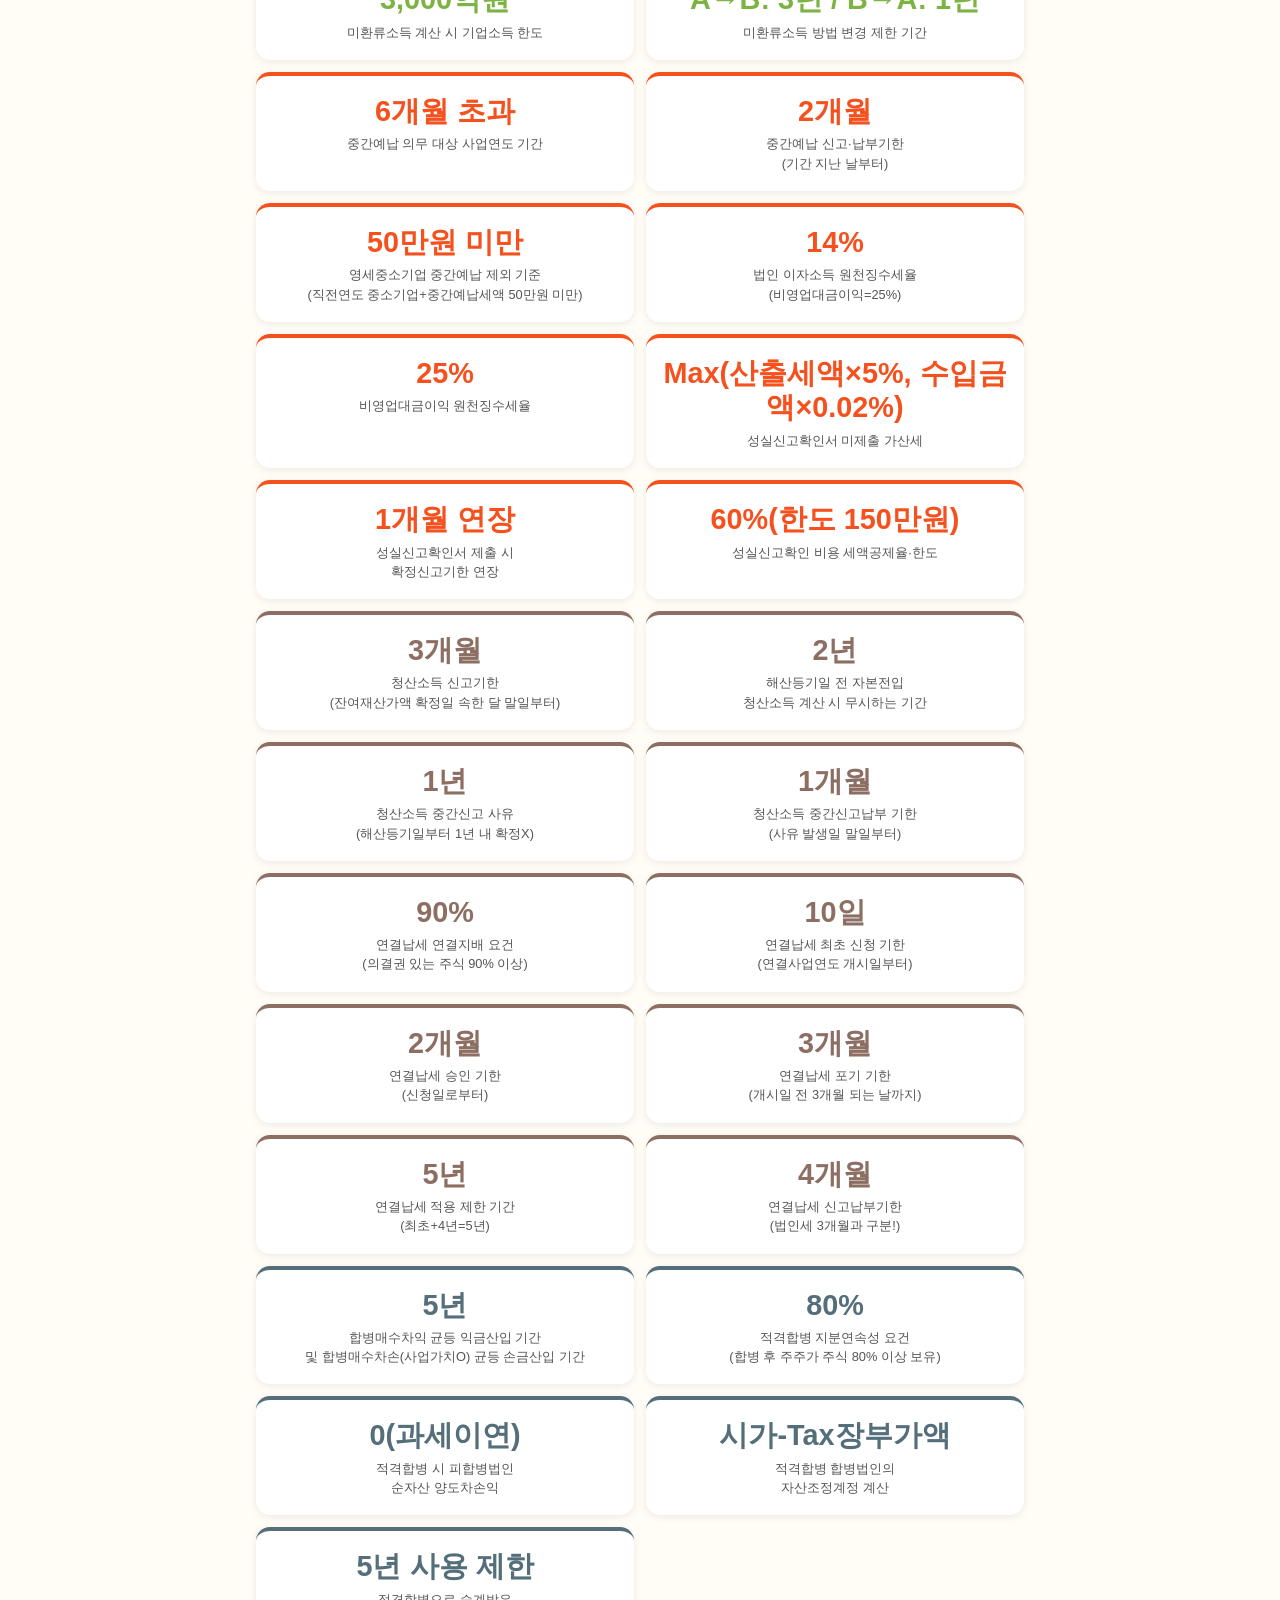
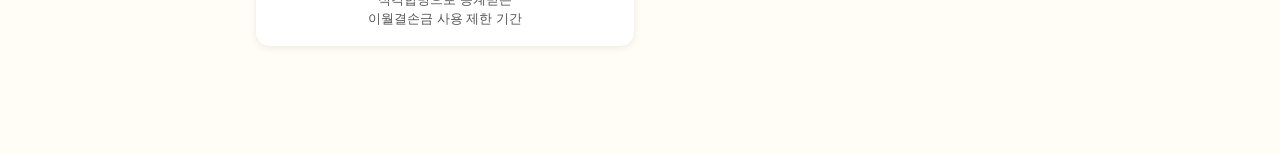
<file: number.html>
<!DOCTYPE html>
<html lang="ko">
<head>
  <meta charset="UTF-8">
  <meta name="viewport" content="width=device-width, initial-scale=1.0">
  <title>숫자 집중 암기 | 법인세법</title>
  <link rel="stylesheet" href="style.css">
  <style>
    .number-grid {
      display: grid;
      grid-template-columns: repeat(2, 1fr);
      gap: 12px;
      margin-bottom: 14px;
    }

    .num-card {
      background: white;
      border-radius: 14px;
      padding: 18px 14px;
      text-align: center;
      box-shadow: 0 2px 8px rgba(0,0,0,0.08);
      cursor: pointer;
      transition: transform 0.2s;
      border-top: 4px solid #1A237E;
    }

    .num-card:hover { transform: translateY(-2px); }

    .num-card .num-val {
      font-size: 1.8rem;
      font-weight: bold;
      color: #1A237E;
      margin-bottom: 6px;
      line-height: 1.2;
    }

    .num-card .num-label {
      font-size: 0.8rem;
      color: #555;
      line-height: 1.5;
      white-space: pre-line;
    }

    .num-card .num-source {
      font-size: 0.72rem;
      color: #AAA;
      margin-top: 6px;
    }

    /* 퀴즈 모드 카드 */
    .num-quiz-card {
      background: white;
      border-radius: 14px;
      padding: 16px;
      margin-bottom: 12px;
      box-shadow: 0 2px 8px rgba(0,0,0,0.07);
      border-left: 4px solid #00838F;
    }

    .num-quiz-q {
      font-size: 0.9rem;
      font-weight: bold;
      color: #333;
      margin-bottom: 10px;
      line-height: 1.6;
    }

    .num-opts {
      display: grid;
      grid-template-columns: repeat(2, 1fr);
      gap: 8px;
    }

    .num-opt {
      padding: 10px 8px;
      border: 1.5px solid #E0E0E0;
      border-radius: 8px;
      background: #F9F9F9;
      font-size: 0.88rem;
      font-weight: bold;
      cursor: pointer;
      font-family: inherit;
      color: #1A237E;
      transition: all 0.15s;
      text-align: center;
    }

    .num-opt:hover:not(:disabled) {
      background: #E8EAF6;
      border-color: #1A237E;
    }

    .num-opt.correct {
      background: #C8E6C9;
      border-color: #2E7D32;
      color: #1B5E20;
    }

    .num-opt.wrong {
      background: #FFCDD2;
      border-color: #B71C1C;
      color: #B71C1C;
    }

    .num-opt:disabled { cursor: default; }

    .mode-tabs {
      display: flex;
      gap: 8px;
      margin-bottom: 14px;
    }

    .mode-tab {
      flex: 1;
      padding: 10px;
      border: 1.5px solid #1A237E;
      border-radius: 10px;
      font-size: 0.85rem;
      font-weight: bold;
      cursor: pointer;
      background: white;
      color: #1A237E;
      font-family: inherit;
      transition: all 0.15s;
    }

    .mode-tab.active {
      background: #1A237E;
      color: white;
    }

    .ch-filter-wrap {
      display: flex;
      gap: 8px;
      overflow-x: auto;
      padding-bottom: 4px;
      margin-bottom: 14px;
    }

    .ch-filter-btn {
      padding: 7px 14px;
      border: 1.5px solid #C5CAE9;
      border-radius: 20px;
      font-size: 0.8rem;
      font-weight: bold;
      cursor: pointer;
      white-space: nowrap;
      background: white;
      color: #1A237E;
      font-family: inherit;
      flex-shrink: 0;
      transition: all 0.15s;
    }

    .ch-filter-btn.active {
      background: #1A237E;
      color: white;
      border-color: #1A237E;
    }

    .quiz-info {
      display: flex;
      justify-content: space-between;
      font-size: 0.85rem;
      color: #555;
      margin-bottom: 10px;
    }

    .num-result {
      font-size: 0.85rem;
      font-weight: bold;
      margin-top: 6px;
      padding: 4px 0;
    }

    .num-explain {
      font-size: 0.8rem;
      color: #1A237E;
      background: #E8EAF6;
      border-radius: 8px;
      padding: 8px 10px;
      margin-top: 6px;
      line-height: 1.6;
      display: none;
      white-space: pre-line;
    }

    .num-explain.show { display: block; }
  </style>
</head>
<body>

<div class="header">
  <h1>🔢 숫자 집중 암기</h1>
  <div class="sub">법인세법 핵심 숫자·한도·비율</div>
</div>

<div class="container">

  <!-- 모드 탭 -->
  <div class="mode-tabs">
    <button class="mode-tab active" id="tabView"
            onclick="setMode('view')">📋 전체 보기</button>
    <button class="mode-tab" id="tabQuiz"
            onclick="setMode('quiz')">🎯 퀴즈 모드</button>
  </div>

  <!-- 챕터 필터 -->
  <div class="ch-filter-wrap" id="chFilterWrap"></div>

  <!-- 전체 보기 모드 -->
  <div id="viewMode">
    <div class="number-grid" id="numberGrid"></div>
  </div>

  <!-- 퀴즈 모드 -->
  <div id="quizMode" style="display:none;">
    <div class="quiz-info">
      <span id="quizProgress">0 / 0</span>
      <span id="quizScore">점수: 0 / 0</span>
    </div>
    <div class="progress-wrap" style="margin-bottom:12px;">
      <div class="progress-bar" id="quizProgressBar"
           style="width:0%; background:#00838F;"></div>
    </div>
    <div id="quizContent"></div>
    <div class="bottom-btns" style="margin-top:4px;">
      <button class="btn-next" id="btnQuizNext"
              onclick="nextQuiz()" disabled>다음 ▶</button>
      <button class="btn-change" onclick="restartQuiz()">🔄 다시 풀기</button>
    </div>
  </div>

</div>

<!-- 하단 네비 -->
<div class="bottom-nav">
  <button class="nav-btn" onclick="location.href='index.html'">
    <span class="icon">🏠</span>홈
  </button>
  <button class="nav-btn" onclick="location.href='ox.html'">
    <span class="icon">⭕</span>OX
  </button>
  <button class="nav-btn" onclick="location.href='choice.html'">
    <span class="icon">📝</span>4지선다
  </button>
  <button class="nav-btn active" onclick="location.href='number.html'">
    <span class="icon">🔢</span>숫자
  </button>
  <button class="nav-btn" onclick="location.href='progress.html'">
    <span class="icon">📈</span>진도
  </button>
</div>

<!-- 데이터 로드 -->
<script src="data/ch01.js"></script>
<script src="data/ch02.js"></script>
<script src="data/ch03.js"></script>
<script src="data/ch04.js"></script>
<script src="data/ch05.js"></script>
<script src="data/ch06.js"></script>
<script src="data/ch07.js"></script>
<script src="data/ch08.js"></script>
<script src="data/ch09.js"></script>
<script src="data/ch10.js"></script>
<script src="data/ch11.js"></script>
<script src="data/ch12.js"></script>
<script src="app.js"></script>
<script>

let currentMode   = 'view';
let currentFilter = 'ALL';
let quizItems     = [];
let quizIdx       = 0;
let quizCorrect   = 0;
let quizTotal     = 0;
let quizAnswered  = false;

// ── 초기화 ──
function init() {
  buildFilter();
  renderView('ALL');
}

// ── 모드 전환 ──
function setMode(mode) {
  currentMode = mode;
  document.getElementById('tabView').className =
    `mode-tab ${mode === 'view' ? 'active' : ''}`;
  document.getElementById('tabQuiz').className =
    `mode-tab ${mode === 'quiz' ? 'active' : ''}`;
  document.getElementById('viewMode').style.display =
    mode === 'view' ? 'block' : 'none';
  document.getElementById('quizMode').style.display =
    mode === 'quiz' ? 'block' : 'none';

  if (mode === 'quiz') startQuiz(currentFilter);
}

// ── 챕터 필터 ──
function buildFilter() {
  const wrap = document.getElementById('chFilterWrap');
  wrap.innerHTML = '';
  const colors = [
    '#E53935','#D81B60','#8E24AA','#3949AB',
    '#1E88E5','#00ACC1','#00897B','#43A047',
    '#7CB342','#F4511E','#8D6E63','#546E7A'
  ];

  const allBtn = document.createElement('button');
  allBtn.className = 'ch-filter-btn active';
  allBtn.textContent = '전체';
  allBtn.onclick = () => setFilter('ALL', allBtn);
  wrap.appendChild(allBtn);

  CHAPTER_LIST.forEach((ch, i) => {
    const data = getTypeData(ch.key, 'numbers');
    if (!data.length) return;
    const btn = document.createElement('button');
    btn.className = 'ch-filter-btn';
    btn.textContent = `CH${i+1}`;
    btn.style.borderColor = colors[i];
    btn.style.color       = colors[i];
    btn.onclick = () => setFilter(ch.key, btn);
    wrap.appendChild(btn);
  });
}

function setFilter(key, btnEl) {
  currentFilter = key;
  document.querySelectorAll('.ch-filter-btn')
    .forEach(b => b.classList.remove('active'));
  btnEl.classList.add('active');

  if (currentMode === 'view') renderView(key);
  else startQuiz(key);
}

// ── 숫자 모아오기 ──
function getNumbers(filter) {
  let items = [];
  if (filter === 'ALL') {
    CHAPTER_LIST.forEach(ch => {
      const data = getTypeData(ch.key, 'numbers');
      data.forEach(d => items.push({ ...d, _chKey: ch.key }));
    });
  } else {
    const data = getTypeData(filter, 'numbers');
    data.forEach(d => items.push({ ...d, _chKey: filter }));
  }
  return items;
}

// ── 전체 보기 ──
function renderView(filter) {
  const items = getNumbers(filter);
  const grid  = document.getElementById('numberGrid');
  grid.innerHTML = '';

  const colors = [
    '#E53935','#D81B60','#8E24AA','#3949AB',
    '#1E88E5','#00ACC1','#00897B','#43A047',
    '#7CB342','#F4511E','#8D6E63','#546E7A'
  ];

  if (!items.length) {
    grid.innerHTML = '<div style="grid-column:span 2; text-align:center; color:#aaa; padding:20px;">해당 챕터에 숫자 항목이 없습니다</div>';
    return;
  }

  items.forEach(item => {
    const chIdx = CHAPTER_LIST.findIndex(c => c.key === item._chKey);
    const color = colors[chIdx] || '#1A237E';
    const card  = document.createElement('div');
    card.className = 'num-card';
    card.style.borderTopColor = color;
    card.innerHTML = `
      <div class="num-val" style="color:${color};">${item.val}</div>
      <div class="num-label">${item.label}</div>
      ${item.원문 ? `<div class="num-source">📌 ${item.원문}</div>` : ''}
    `;
    grid.appendChild(card);
  });
}

// ── 퀴즈 시작 ──
function startQuiz(filter) {
  const items = getNumbers(filter);
  if (!items.length) {
    document.getElementById('quizContent').innerHTML =
      '<div style="text-align:center; color:#aaa; padding:20px;">숫자 항목이 없습니다</div>';
    return;
  }

  // 퀴즈 문제 생성: 숫자 → 설명 고르기 + 설명 → 숫자 고르기
  quizItems = [];
  const shuffled = shuffle([...items]);

  shuffled.forEach(item => {
    // 유형1: 설명 → 숫자 고르기
    const wrongVals = shuffle(
      items.filter(i => i.val !== item.val).map(i => i.val)
    ).slice(0, 3);
    const opts1 = shuffle([item.val, ...wrongVals]);
    quizItems.push({
      type:   'val',
      q:      `다음 설명에 해당하는 숫자는?\n\n"${item.label}"`,
      opts:   opts1,
      answer: item.val,
      해설:   `${item.label}`,
      원문:   item.원문 || '',
    });

    // 유형2: 숫자 → 설명 고르기 (설명이 2개 이상일 때)
    if (items.length >= 4) {
      const wrongLabels = shuffle(
        items.filter(i => i.val !== item.val).map(i => i.label)
      ).slice(0, 3);
      const opts2 = shuffle([item.label, ...wrongLabels]);
      quizItems.push({
        type:   'label',
        q:      `"${item.val}" 에 해당하는 설명은?`,
        opts:   opts2,
        answer: item.label,
        해설:   `${item.val} → ${item.label}`,
        원문:   item.원문 || '',
      });
    }
  });

  quizItems = shuffle(quizItems);
  quizIdx     = 0;
  quizCorrect = 0;
  quizTotal   = 0;
  quizAnswered = false;

  loadQuiz();
}

// ── 퀴즈 로드 ──
function loadQuiz() {
  quizAnswered = false;
  const q = quizItems[quizIdx];
  const t = quizItems.length;

  document.getElementById('quizProgress').textContent = `${quizIdx+1} / ${t}`;
  document.getElementById('quizScore').textContent    = `점수: ${quizCorrect} / ${quizTotal}`;
  document.getElementById('quizProgressBar').style.width = `${((quizIdx+1)/t)*100}%`;
  document.getElementById('btnQuizNext').disabled = true;

  const nums = ['①','②','③','④'];
  let optsHTML = q.opts.map((opt, i) => `
    <button class="num-opt" id="nopt_${i}"
            onclick="answerQuiz(${i})">
      ${nums[i]} ${opt}
    </button>
  `).join('');

  document.getElementById('quizContent').innerHTML = `
    <div class="num-quiz-card">
      <div class="num-quiz-q">${q.q}</div>
      <div class="num-opts" id="numOpts">${optsHTML}</div>
      <div class="num-result" id="numResult"></div>
      <div class="num-explain" id="numExplain">
        📖 ${q.해설}
        ${q.원문 ? `\n📌 원문: ${q.원문}` : ''}
      </div>
    </div>
  `;
}

// ── 퀴즈 정답 처리 ──
function answerQuiz(optIdx) {
  if (quizAnswered) return;
  quizAnswered = true;

  const q         = quizItems[quizIdx];
  const selected  = q.opts[optIdx];
  const isCorrect = (selected === q.answer);

  quizTotal++;
  if (isCorrect) quizCorrect++;

  const resultEl = document.getElementById('numResult');
  if (isCorrect) {
    resultEl.textContent = '✅ 정답입니다!';
    resultEl.style.color = '#1B5E20';
    document.getElementById(`nopt_${optIdx}`).className = 'num-opt correct';
  } else {
    resultEl.textContent = `❌ 오답! 정답은 [${q.answer}]`;
    resultEl.style.color = '#B71C1C';
    document.getElementById(`nopt_${optIdx}`).className = 'num-opt wrong';
    for (let i = 0; i < q.opts.length; i++) {
      if (q.opts[i] === q.answer) {
        document.getElementById(`nopt_${i}`).className = 'num-opt correct';
      }
    }
    addWrongNote(
      currentFilter, 'number',
      q.q, selected, q.answer, q.해설, q.원문
    );
  }

  document.getElementById('numExplain').classList.add('show');
  for (let i = 0; i < q.opts.length; i++) {
    const btn = document.getElementById(`nopt_${i}`);
    if (btn) btn.disabled = true;
  }

  document.getElementById('quizScore').textContent =
    `점수: ${quizCorrect} / ${quizTotal}`;
  document.getElementById('btnQuizNext').disabled = false;
}

// ── 다음 퀴즈 ──
function nextQuiz() {
  quizIdx++;
  if (quizIdx >= quizItems.length) {
    showQuizResult();
  } else {
    loadQuiz();
  }
}

// ── 퀴즈 결과 ──
function showQuizResult() {
  const pct = quizTotal > 0 ? Math.round(quizCorrect/quizTotal*100) : 0;
  let msg = '';
  if (pct >= 90)      msg = '🏆 숫자 완전 암기!';
  else if (pct >= 70) msg = '👍 잘 하셨어요!';
  else                msg = '📖 숫자를 더 외워요!';

  document.getElementById('quizContent').innerHTML = `
    <div style="text-align:center; padding:20px 0;">
      <div style="font-size:2rem; font-weight:bold;
                  color:#1A237E; margin:8px 0;">
        ${quizCorrect} / ${quizTotal}
      </div>
      <div style="font-size:1rem; color:#555;">정답률 ${pct}%</div>
      <div style="font-size:1.1rem; font-weight:bold;
                  color:#E65100; margin-top:6px;">${msg}</div>
    </div>
  `;
  document.getElementById('btnQuizNext').disabled = true;
}

// ── 퀴즈 재시작 ──
function restartQuiz() {
  startQuiz(currentFilter);
}

init();
</script>

</body>
</html>
</file>
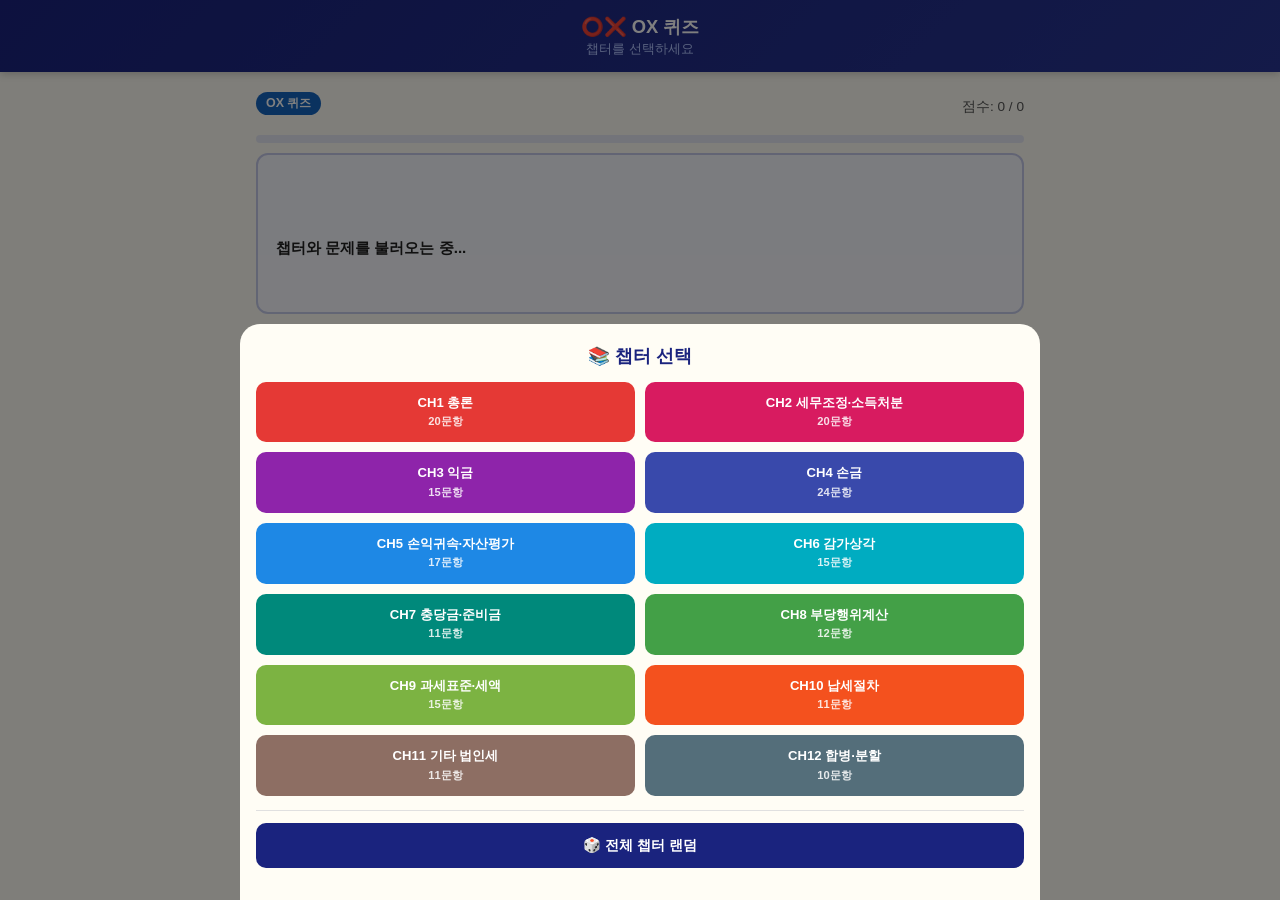
<file: ox.html>
<!DOCTYPE html>
<html lang="ko">
<head>
  <meta charset="UTF-8">
  <meta name="viewport" content="width=device-width, initial-scale=1.0">
  <title>OX 퀴즈 | 법인세법</title>
  <link rel="stylesheet" href="style.css">
</head>
<body>

<div class="header">
  <h1>⭕❌ OX 퀴즈</h1>
  <div class="sub" id="headerSub">챕터를 선택하세요</div>
</div>

<div class="container" id="quizPage">

  <!-- 진행 정보 -->
  <div class="info-bar">
    <div>
      <span class="type-badge" id="typeBadge"
            style="background:#1565C0;">OX 퀴즈</span>
      <span id="progressText"
            style="margin-left:6px; font-size:0.85rem;"></span>
    </div>
    <div id="scoreText"
         style="font-size:0.85rem; color:#555;">점수: 0 / 0</div>
  </div>

  <!-- 진행 바 -->
  <div class="progress-wrap">
    <div class="progress-bar" id="progressBar" style="width:0%"></div>
  </div>

  <!-- 문제 박스 -->
  <div class="question-box" id="questionBox">
    <span class="q-label" id="qLabel"></span>
    <span id="qText">챕터와 문제를 불러오는 중...</span>
    <span class="q-source" id="qSource"></span>
  </div>

  <!-- OX 버튼 -->
  <div class="ox-wrap">
    <button class="btn-o" id="btnO" onclick="answer(true)">O</button>
    <button class="btn-x" id="btnX" onclick="answer(false)">X</button>
  </div>

  <!-- 정오 표시 -->
  <div class="result-text" id="resultText"></div>

  <!-- 해설 -->
  <div class="explain-box" id="explainBox"></div>

  <!-- 원문 -->
  <div class="source-box" id="sourceBox"></div>

  <!-- 하단 버튼 -->
  <div class="bottom-btns">
    <button class="btn-next" id="btnNext"
            onclick="nextQuestion()" disabled>다음 ▶</button>
    <button class="btn-show-source"
            id="btnSource" onclick="toggleSource()"
            style="display:none;">📌 원문 보기</button>
    <button class="btn-change" onclick="showModal()">챕터 변경</button>
    <button class="btn-change"
            style="background:#546E7A;"
            onclick="location.href='index.html'">🏠 홈</button>
  </div>

</div>

<!-- 결과 화면 -->
<div class="container" id="resultPage" style="display:none;">
  <div class="card">
    <div class="card-title">🎉 OX 퀴즈 완료!</div>
    <div id="resultContent"></div>
  </div>
  <div class="bottom-btns">
    <button class="btn-next" onclick="retrySession()">🔄 다시 풀기</button>
    <button class="btn-change" onclick="showModal()">📚 챕터 변경</button>
    <button class="btn-change"
            style="background:#546E7A;"
            onclick="location.href='index.html'">🏠 홈</button>
  </div>
</div>

<!-- 챕터 선택 모달 -->
<div class="modal-overlay" id="modal" onclick="closeModalOutside(event)">
  <div class="modal">
    <h2>📚 챕터 선택</h2>
    <div id="modalChGrid"
         style="display:grid; grid-template-columns:1fr 1fr; gap:10px;">
    </div>
    <div style="margin-top:14px; border-top:1px solid #E0E0E0; padding-top:12px;">
      <button onclick="startAllChapters()"
              style="width:100%; padding:13px; background:#1A237E;
                     color:white; border:none; border-radius:10px;
                     font-size:0.9rem; font-weight:bold;
                     font-family:inherit; cursor:pointer;">
        🎲 전체 챕터 랜덤
      </button>
    </div>
  </div>
</div>

<!-- 데이터 로드 -->
<script src="data/ch01.js"></script>
<script src="data/ch02.js"></script>
<script src="data/ch03.js"></script>
<script src="data/ch04.js"></script>
<script src="data/ch05.js"></script>
<script src="data/ch06.js"></script>
<script src="data/ch07.js"></script>
<script src="data/ch08.js"></script>
<script src="data/ch09.js"></script>
<script src="data/ch10.js"></script>
<script src="data/ch11.js"></script>
<script src="data/ch12.js"></script>
<script src="app.js"></script>
<script>

let questions = [];
let idx = 0;
let correct = 0;
let total = 0;
let wrongs = [];
let answered = false;
let currentChKey = '';
let sourceVisible = false;

// ── 초기화 ──
function init() {
  // 세션에서 챕터 정보 가져오기
  const ch   = sessionStorage.getItem('sel_ch');
  const type = sessionStorage.getItem('sel_type');

  if (ch && type === 'ox') {
    startChapter(ch);
  } else {
    showModal();
  }
}

// ── 모달 빌드 ──
function buildModal() {
  const grid = document.getElementById('modalChGrid');
  grid.innerHTML = '';
  const colors = [
    '#E53935','#D81B60','#8E24AA','#3949AB',
    '#1E88E5','#00ACC1','#00897B','#43A047',
    '#7CB342','#F4511E','#8D6E63','#546E7A'
  ];
  CHAPTER_LIST.forEach((ch, i) => {
    const data = getTypeData(ch.key, 'ox');
    if (!data.length) return;
    const btn = document.createElement('button');
    btn.style.cssText = `
      padding:12px 8px; border:none; border-radius:10px;
      background:${colors[i]}; color:white;
      font-size:0.82rem; font-weight:bold;
      font-family:inherit; cursor:pointer; line-height:1.4;
    `;
    btn.innerHTML = `${ch.label.replace(/CH\d+\s*/,'CH'+(i+1)+'\n')}<br>
      <span style="font-size:0.7rem;opacity:0.85;">${data.length}문항</span>`;
    btn.onclick = () => { closeModal(); startChapter(ch.key); };
    grid.appendChild(btn);
  });
}

function showModal() {
  buildModal();
  document.getElementById('modal').classList.add('active');
}

function closeModal() {
  document.getElementById('modal').classList.remove('active');
}

// ── 챕터 시작 ──
function startChapter(chKey) {
  currentChKey = chKey;
  const raw = getTypeData(chKey, 'ox');
  if (!raw.length) { showToast('OX 문제가 없습니다'); return; }

  questions = shuffle(raw);
  idx = 0; correct = 0; total = 0; wrongs = [];

  const ch = getChData(chKey);
  document.getElementById('headerSub').textContent =
    ch ? ch.title : chKey;
  document.getElementById('typeBadge').textContent = 'OX 퀴즈';

  document.getElementById('quizPage').style.display  = 'block';
  document.getElementById('resultPage').style.display = 'none';

  loadQuestion();
}

// ── 전체 챕터 랜덤 ──
function startAllChapters() {
  closeModal();
  currentChKey = 'ALL';
  let all = [];
  CHAPTER_LIST.forEach(ch => {
    all = all.concat(getTypeData(ch.key, 'ox')
      .map(q => ({ ...q, _chKey: ch.key })));
  });
  if (!all.length) { showToast('문제가 없습니다'); return; }

  questions = shuffle(all);
  idx = 0; correct = 0; total = 0; wrongs = [];

  document.getElementById('headerSub').textContent = '전체 챕터 랜덤';
  document.getElementById('quizPage').style.display  = 'block';
  document.getElementById('resultPage').style.display = 'none';

  loadQuestion();
}

// ── 문제 로드 ──
function loadQuestion() {
  answered = false;
  sourceVisible = false;

  const q = questions[idx];
  const t = questions.length;

  // 진행
  document.getElementById('progressText').textContent =
    `${idx+1} / ${t}`;
  document.getElementById('scoreText').textContent =
    `점수: ${correct} / ${total}`;
  document.getElementById('progressBar').style.width =
    `${(idx/t)*100}%`;

  // 챕터 라벨
  const chKey = q._chKey || currentChKey;
  const chLabel = CHAPTER_LIST.find(c => c.key === chKey)?.label || chKey;
  document.getElementById('qLabel').textContent = chLabel;

  // 문제
  document.getElementById('qText').textContent = q.q;

  // 출처
  document.getElementById('qSource').textContent = '';

  // 초기화
  document.getElementById('resultText').textContent = '';
  document.getElementById('resultText').className  = 'result-text';
  document.getElementById('explainBox').classList.remove('show');
  document.getElementById('sourceBox').classList.remove('show');
  document.getElementById('btnNext').disabled    = true;
  document.getElementById('btnSource').style.display = 'none';
  document.getElementById('btnO').disabled       = false;
  document.getElementById('btnX').disabled       = false;
}

// ── 정답 처리 ──
function answer(userAns) {
  if (answered) return;
  answered = true;

  const q = questions[idx];
  const chKey = q._chKey || currentChKey;
  const isCorrect = (userAns === q.a);

  total++;
  if (isCorrect) {
    correct++;
    document.getElementById('resultText').textContent = '✅  정답입니다!';
    document.getElementById('resultText').className  = 'result-text correct';
  } else {
    const ans = q.a ? 'O' : 'X';
    document.getElementById('resultText').textContent =
      `❌  오답!  정답은 [${ans}] 입니다.`;
    document.getElementById('resultText').className  = 'result-text wrong';
    wrongs.push(q);
    addWrongNote(
      chKey, 'ox',
      q.q,
      userAns ? 'O' : 'X',
      q.a ? 'O' : 'X',
      q.해설, q.원문
    );
  }

  updateProgress(chKey, 'ox', isCorrect ? 1 : 0, 1);

  // 해설 표시
  const explainBox = document.getElementById('explainBox');
  explainBox.textContent = `📖 해설:  ${q.해설}`;
  explainBox.classList.add('show');

  // 원문 버튼
  if (q.원문) {
    document.getElementById('btnSource').style.display = 'inline-block';
    document.getElementById('sourceBox').textContent =
      `📌 원문:  ${q.원문}`;
  }

  document.getElementById('btnO').disabled = true;
  document.getElementById('btnX').disabled = true;
  document.getElementById('btnNext').disabled = false;
  document.getElementById('scoreText').textContent =
    `점수: ${correct} / ${total}`;
}

// ── 원문 토글 ──
function toggleSource() {
  const box = document.getElementById('sourceBox');
  sourceVisible = !sourceVisible;
  if (sourceVisible) {
    box.classList.add('show');
    document.getElementById('btnSource').textContent = '📌 원문 닫기';
  } else {
    box.classList.remove('show');
    document.getElementById('btnSource').textContent = '📌 원문 보기';
  }
}

// ── 다음 문제 ──
function nextQuestion() {
  idx++;
  if (idx >= questions.length) {
    showResult();
  } else {
    loadQuestion();
  }
}

// ── 결과 화면 ──
function showResult() {
  document.getElementById('quizPage').style.display  = 'none';
  document.getElementById('resultPage').style.display = 'block';

  const ch = getChData(currentChKey);
  const chLabel = ch ? ch.title : (currentChKey === 'ALL' ? '전체 챕터' : currentChKey);
  const pct = total > 0 ? Math.round(correct/total*100) : 0;

  let msg = '';
  if (pct >= 90)      msg = '🏆 훌륭합니다!';
  else if (pct >= 70) msg = '👍 잘 하셨어요!';
  else                msg = '📖 조금 더 복습해봐요!';

  let wrongHTML = '';
  if (wrongs.length === 0) {
    wrongHTML = '<div style="text-align:center;color:#2E7D32;font-weight:bold;padding:14px;">🎊 모든 문제 정답!</div>';
  } else {
    wrongHTML = `<div style="font-weight:bold;color:#B71C1C;margin:14px 0 8px;">
      ❌ 틀린 문제 (${wrongs.length}개) — 아래 원문을 다시 공부하세요!
    </div>`;
    wrongs.forEach((w,i) => {
      wrongHTML += `
        <div class="wrong-item">
          <div class="wi-q">Q${i+1}. ${w.q}</div>
          <div class="wi-ans">
            <span class="ans-correct">정답: ${w.a ? 'O' : 'X'}</span>
          </div>
          <div class="wi-exp">📖 ${w.해설}</div>
          ${w.원문 ? `<div style="font-size:0.75rem;color:#888;margin-top:3px;">
            📌 원문: ${w.원문}</div>` : ''}
        </div>`;
    });
  }

  document.getElementById('resultContent').innerHTML = `
    <div style="text-align:center;margin-bottom:14px;">
      <div style="font-size:0.9rem;color:#555;">${chLabel}</div>
      <div style="font-size:2.2rem;font-weight:bold;color:#1A237E;margin:6px 0;">
        ${correct} / ${total}
      </div>
      <div style="font-size:1rem;color:#555;">정답률 ${pct}%</div>
      <div style="font-size:1.1rem;font-weight:bold;color:#E65100;margin-top:4px;">
        ${msg}
      </div>
    </div>
    ${wrongHTML}
  `;

  window.scrollTo(0, 0);
}

// ── 재도전 ──
function retrySession() {
  if (currentChKey === 'ALL') {
    startAllChapters();
  } else {
    startChapter(currentChKey);
  }
}

init();
</script>

</body>
</html>
</file>
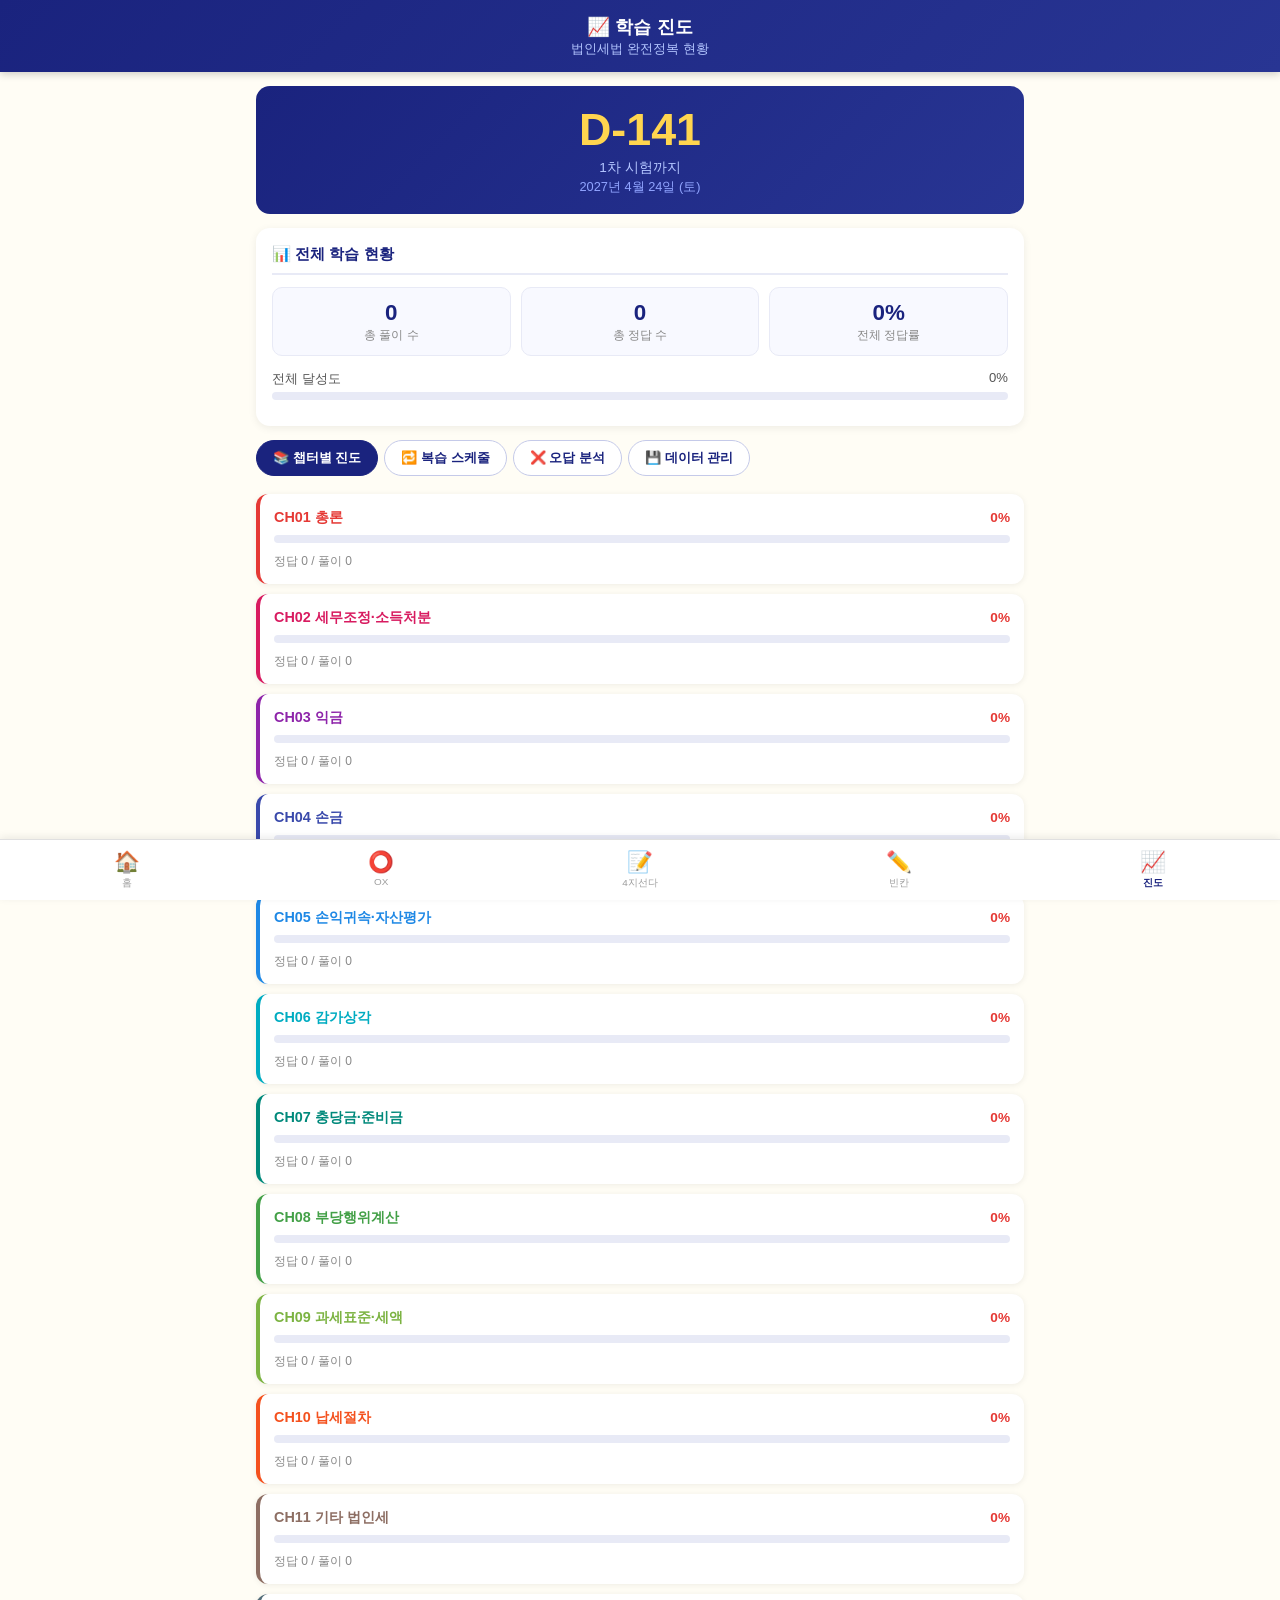
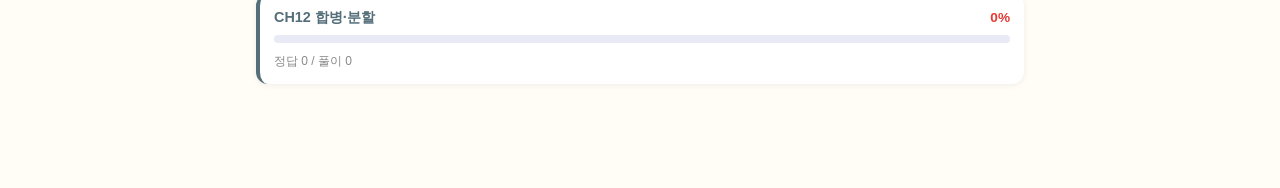
<file: progress.html>
<!DOCTYPE html>
<html lang="ko">
<head>
  <meta charset="UTF-8">
  <meta name="viewport" content="width=device-width, initial-scale=1.0">
  <title>학습 진도 | 법인세법</title>
  <link rel="stylesheet" href="style.css">
  <style>
    .dday-card {
      background: linear-gradient(135deg, #1A237E, #283593);
      color: white;
      border-radius: 14px;
      padding: 18px;
      margin-bottom: 14px;
      text-align: center;
    }

    .dday-card .dday-num {
      font-size: 2.8rem;
      font-weight: bold;
      color: #FFD54F;
    }

    .dday-card .dday-label {
      font-size: 0.85rem;
      color: #B3C5FF;
      margin-top: 4px;
    }

    .dday-card .dday-date {
      font-size: 0.8rem;
      color: #90A4FF;
      margin-top: 2px;
    }

    /* 전체 진도 */
    .total-progress-card {
      background: white;
      border-radius: 14px;
      padding: 16px;
      margin-bottom: 14px;
      box-shadow: 0 2px 8px rgba(0,0,0,0.07);
    }

    .total-stats {
      display: grid;
      grid-template-columns: repeat(3, 1fr);
      gap: 10px;
      margin-bottom: 14px;
    }

    .stat-item {
      background: #F8F9FF;
      border-radius: 10px;
      padding: 12px 8px;
      text-align: center;
      border: 1px solid #E8EAF6;
    }

    .stat-item .sv {
      font-size: 1.4rem;
      font-weight: bold;
      color: #1A237E;
    }

    .stat-item .sl {
      font-size: 0.72rem;
      color: #888;
      margin-top: 2px;
    }

    /* 챕터별 진도 */
    .ch-progress-item {
      background: white;
      border-radius: 12px;
      padding: 14px;
      margin-bottom: 10px;
      box-shadow: 0 1px 6px rgba(0,0,0,0.07);
      cursor: pointer;
      transition: box-shadow 0.2s;
    }

    .ch-progress-item:hover {
      box-shadow: 0 3px 12px rgba(0,0,0,0.1);
    }

    .ch-progress-header {
      display: flex;
      justify-content: space-between;
      align-items: center;
      margin-bottom: 8px;
    }

    .ch-progress-name {
      font-weight: bold;
      font-size: 0.9rem;
    }

    .ch-progress-pct {
      font-size: 0.85rem;
      font-weight: bold;
    }

    .ch-type-bars {
      display: none;
      margin-top: 10px;
      padding-top: 10px;
      border-top: 1px solid #F0F0F0;
    }

    .ch-type-bars.show { display: block; }

    .type-bar-row {
      display: flex;
      align-items: center;
      gap: 8px;
      margin-bottom: 6px;
    }

    .type-bar-label {
      width: 80px;
      font-size: 0.75rem;
      color: #666;
      flex-shrink: 0;
    }

    .type-bar-wrap {
      flex: 1;
      background: #F0F0F0;
      border-radius: 4px;
      height: 8px;
      overflow: hidden;
    }

    .type-bar-fill {
      height: 100%;
      border-radius: 4px;
      transition: width 0.4s;
    }

    .type-bar-val {
      width: 36px;
      font-size: 0.72rem;
      color: #888;
      text-align: right;
      flex-shrink: 0;
    }

    /* 복습 스케줄 */
    .review-item {
      background: white;
      border-radius: 10px;
      padding: 12px 14px;
      margin-bottom: 8px;
      border-left: 4px solid #1A237E;
      box-shadow: 0 1px 4px rgba(0,0,0,0.06);
      display: flex;
      justify-content: space-between;
      align-items: center;
    }

    .review-item .ri-ch {
      font-weight: bold;
      font-size: 0.88rem;
      color: #1A237E;
    }

    .review-item .ri-date {
      font-size: 0.78rem;
      color: #888;
    }

    .review-badge {
      padding: 4px 10px;
      border-radius: 12px;
      font-size: 0.75rem;
      font-weight: bold;
      color: white;
      flex-shrink: 0;
    }

    .badge-today   { background: #E53935; }
    .badge-soon    { background: #F57F17; }
    .badge-later   { background: #2E7D32; }
    .badge-done    { background: #9E9E9E; }

    /* 오답 분석 */
    .wrong-analysis-item {
      background: #FFF8E1;
      border-radius: 10px;
      padding: 12px 14px;
      margin-bottom: 8px;
      border-left: 4px solid #FBC02D;
    }

    .wa-header {
      display: flex;
      justify-content: space-between;
      align-items: center;
      margin-bottom: 4px;
    }

    .wa-ch {
      font-weight: bold;
      font-size: 0.88rem;
      color: #1A237E;
    }

    .wa-count {
      font-size: 0.82rem;
      color: #E53935;
      font-weight: bold;
    }

    .wa-types {
      font-size: 0.75rem;
      color: #777;
    }

    /* 섹션 탭 */
    .section-tabs {
      display: flex;
      gap: 6px;
      overflow-x: auto;
      padding-bottom: 4px;
      margin-bottom: 14px;
    }

    .section-tab {
      padding: 8px 16px;
      border: 1.5px solid #C5CAE9;
      border-radius: 20px;
      font-size: 0.82rem;
      font-weight: bold;
      cursor: pointer;
      white-space: nowrap;
      background: white;
      color: #1A237E;
      font-family: inherit;
      transition: all 0.15s;
      flex-shrink: 0;
    }

    .section-tab.active {
      background: #1A237E;
      color: white;
      border-color: #1A237E;
    }

    /* 데이터 관리 */
    .data-btn {
      width: 100%;
      padding: 13px;
      border: none;
      border-radius: 10px;
      font-size: 0.9rem;
      font-weight: bold;
      font-family: inherit;
      cursor: pointer;
      color: white;
      margin-bottom: 8px;
    }

    .data-btn.export  { background: #2E7D32; }
    .data-btn.import  { background: #1565C0; }
    .data-btn.reset   { background: #E53935; }
  </style>
</head>
<body>

<div class="header">
  <h1>📈 학습 진도</h1>
  <div class="sub">법인세법 완전정복 현황</div>
</div>

<div class="container">

  <!-- D-Day -->
  <div class="dday-card">
    <div class="dday-num" id="ddayNum">D-???</div>
    <div class="dday-label">1차 시험까지</div>
    <div class="dday-date">2027년 4월 24일 (토)</div>
  </div>

  <!-- 전체 통계 -->
  <div class="total-progress-card">
    <div class="card-title">📊 전체 학습 현황</div>
    <div class="total-stats">
      <div class="stat-item">
        <div class="sv" id="statTotal">0</div>
        <div class="sl">총 풀이 수</div>
      </div>
      <div class="stat-item">
        <div class="sv" id="statCorrect">0</div>
        <div class="sl">총 정답 수</div>
      </div>
      <div class="stat-item">
        <div class="sv" id="statPct">0%</div>
        <div class="sl">전체 정답률</div>
      </div>
    </div>
    <div style="display:flex;justify-content:space-between;
                font-size:0.82rem;color:#555;margin-bottom:4px;">
      <span>전체 달성도</span>
      <span id="totalPctLabel">0%</span>
    </div>
    <div class="progress-wrap">
      <div class="progress-bar" id="totalBar" style="width:0%"></div>
    </div>
  </div>

  <!-- 섹션 탭 -->
  <div class="section-tabs">
    <button class="section-tab active" id="stab_chapter"
            onclick="setSection('chapter')">📚 챕터별 진도</button>
    <button class="section-tab" id="stab_review"
            onclick="setSection('review')">🔁 복습 스케줄</button>
    <button class="section-tab" id="stab_wrong"
            onclick="setSection('wrong')">❌ 오답 분석</button>
    <button class="section-tab" id="stab_data"
            onclick="setSection('data')">💾 데이터 관리</button>
  </div>

  <!-- 챕터별 진도 -->
  <div id="sec_chapter">
    <div id="chapterProgressList"></div>
  </div>

  <!-- 복습 스케줄 -->
  <div id="sec_review" style="display:none;">
    <div class="card">
      <div class="card-title">🔁 복습 스케줄</div>
      <div style="font-size:0.8rem;color:#888;margin-bottom:10px;">
        마지막 학습일 기준 권장 복습 시점
      </div>
      <div id="reviewSchedule"></div>
    </div>
  </div>

  <!-- 오답 분석 -->
  <div id="sec_wrong" style="display:none;">
    <div class="card">
      <div class="card-title">❌ 오답 분석</div>
      <div style="font-size:0.8rem;color:#888;margin-bottom:10px;">
        챕터별·유형별 오답 현황
      </div>
      <div id="wrongAnalysis"></div>
    </div>
    <div class="card" style="margin-top:8px;">
      <div class="card-title">📋 최근 오답 목록</div>
      <div id="recentWrong"></div>
    </div>
  </div>

  <!-- 데이터 관리 -->
  <div id="sec_data" style="display:none;">
    <div class="card">
      <div class="card-title">💾 데이터 관리</div>
      <div style="font-size:0.82rem;color:#555;margin-bottom:12px;line-height:1.6;">
        📥 <b>내보내기</b>: 모든 학습 기록을 JSON 파일로 저장<br>
        📤 <b>불러오기</b>: 저장된 JSON 파일로 데이터 복원<br>
        💡 <b>권장</b>: 주 1회 내보내기 후 GitHub에 업로드
      </div>
      <button class="data-btn export" onclick="exportData()">
        📥 데이터 내보내기
      </button>
      <button class="data-btn import" onclick="triggerImport()">
        📤 데이터 불러오기
      </button>
      <input type="file" id="importFile" accept=".json"
             style="display:none;"
             onchange="importDataFile(this.files[0])">

      <!-- 저장 현황 -->
      <div style="margin-top:14px; padding:12px;
                  background:#F8F9FF; border-radius:10px;">
        <div style="font-weight:bold;font-size:0.88rem;
                    color:#1A237E;margin-bottom:8px;">
          📊 저장된 데이터 현황
        </div>
        <div id="dataSummary"
             style="font-size:0.82rem;color:#555;line-height:1.8;"></div>
      </div>
    </div>

    <!-- 초기화 -->
    <div class="card" style="border:2px solid #FFCDD2;">
      <div class="card-title" style="color:#E53935;">⚠️ 초기화</div>
      <div style="font-size:0.82rem;color:#888;margin-bottom:10px;">
        모든 학습 기록이 삭제됩니다. 삭제 전 반드시 내보내기를 하세요!
      </div>
      <button class="data-btn reset" onclick="resetAllData()">
        🗑️ 전체 데이터 초기화
      </button>
    </div>
  </div>

</div>

<!-- 하단 네비 -->
<div class="bottom-nav">
  <button class="nav-btn" onclick="location.href='index.html'">
    <span class="icon">🏠</span>홈
  </button>
  <button class="nav-btn" onclick="location.href='ox.html'">
    <span class="icon">⭕</span>OX
  </button>
  <button class="nav-btn" onclick="location.href='choice.html'">
    <span class="icon">📝</span>4지선다
  </button>
  <button class="nav-btn" onclick="location.href='blank.html'">
    <span class="icon">✏️</span>빈칸
  </button>
  <button class="nav-btn active" onclick="location.href='progress.html'">
    <span class="icon">📈</span>진도
  </button>
</div>

<!-- 데이터 로드 -->
<script src="data/ch01.js"></script>
<script src="data/ch02.js"></script>
<script src="data/ch03.js"></script>
<script src="data/ch04.js"></script>
<script src="data/ch05.js"></script>
<script src="data/ch06.js"></script>
<script src="data/ch07.js"></script>
<script src="data/ch08.js"></script>
<script src="data/ch09.js"></script>
<script src="data/ch10.js"></script>
<script src="data/ch11.js"></script>
<script src="data/ch12.js"></script>
<script src="app.js"></script>
<script>

let currentSection = 'chapter';

const TYPE_LABELS = {
  ox:      '⭕ OX 퀴즈',
  choice:  '📝 4지선다',
  blank:   '✏️ 빈칸',
  card:    '🃏 카드',
  compare: '📊 비교',
  number:  '🔢 숫자',
  flow:    '🔄 흐름도',
  white:   '📄 백지',
};

const TYPE_COLORS = {
  ox:'#1565C0', choice:'#8E24AA', blank:'#2E7D32',
  card:'#E65100', compare:'#C62828', number:'#00838F',
  flow:'#37474F', white:'#4527A0',
};

const CH_COLORS = [
  '#E53935','#D81B60','#8E24AA','#3949AB',
  '#1E88E5','#00ACC1','#00897B','#43A047',
  '#7CB342','#F4511E','#8D6E63','#546E7A'
];

// ── 초기화 ──
function init() {
  document.getElementById('ddayNum').textContent = getDDay();
  renderTotalStats();
  renderChapterProgress();
  renderDataSummary();
}

// ── 섹션 전환 ──
function setSection(sec) {
  currentSection = sec;
  ['chapter','review','wrong','data'].forEach(s => {
    document.getElementById(`stab_${s}`).className =
      `section-tab ${s === sec ? 'active' : ''}`;
    document.getElementById(`sec_${s}`).style.display =
      s === sec ? 'block' : 'none';
  });

  if (sec === 'review') renderReviewSchedule();
  if (sec === 'wrong')  renderWrongAnalysis();
  if (sec === 'data')   renderDataSummary();
}

// ── 전체 통계 ──
function renderTotalStats() {
  const p = getProgress();
  let c=0, t=0;
  Object.values(p).forEach(ch => {
    Object.values(ch).forEach(v => { c+=v.correct; t+=v.total; });
  });
  const pct = t > 0 ? Math.round(c/t*100) : 0;

  document.getElementById('statTotal').textContent   = t.toLocaleString();
  document.getElementById('statCorrect').textContent = c.toLocaleString();
  document.getElementById('statPct').textContent     = `${pct}%`;
  document.getElementById('totalPctLabel').textContent = `${pct}%`;
  document.getElementById('totalBar').style.width    = `${pct}%`;
}

// ── 챕터별 진도 ──
function renderChapterProgress() {
  const p    = getProgress();
  const list = document.getElementById('chapterProgressList');
  list.innerHTML = '';

  CHAPTER_LIST.forEach((ch, i) => {
    const chP   = p[ch.key] || {};
    const color = CH_COLORS[i];
    let c=0, t=0;
    Object.values(chP).forEach(v => { c+=v.correct; t+=v.total; });
    const pct = t > 0 ? Math.round(c/t*100) : 0;

    const item = document.createElement('div');
    item.className = 'ch-progress-item';
    item.style.borderLeft = `4px solid ${color}`;

    // 유형별 바
    let typeBarsHTML = '';
    Object.entries(TYPE_LABELS).forEach(([typeKey, typeLabel]) => {
      const tv = chP[typeKey];
      if (!tv || tv.total === 0) return;
      const tpct = Math.round(tv.correct/tv.total*100);
      const tcolor = TYPE_COLORS[typeKey] || '#1A237E';
      typeBarsHTML += `
        <div class="type-bar-row">
          <div class="type-bar-label">${typeLabel}</div>
          <div class="type-bar-wrap">
            <div class="type-bar-fill"
                 style="width:${tpct}%;background:${tcolor};"></div>
          </div>
          <div class="type-bar-val">${tpct}%</div>
        </div>
      `;
    });

    item.innerHTML = `
      <div class="ch-progress-header">
        <span class="ch-progress-name"
              style="color:${color};">${ch.label}</span>
        <span class="ch-progress-pct"
              style="color:${pct>=70?'#2E7D32':pct>=40?'#F57F17':'#E53935'};">
          ${pct}%
        </span>
      </div>
      <div class="progress-wrap" style="height:8px;">
        <div class="progress-bar"
             style="width:${pct}%;background:${color};height:8px;"></div>
      </div>
      <div style="font-size:0.75rem;color:#888;margin-top:4px;">
        정답 ${c} / 풀이 ${t}
      </div>
      <div class="ch-type-bars" id="typebars_${ch.key}">
        ${typeBarsHTML || '<div style="color:#aaa;font-size:0.78rem;">아직 학습 기록 없음</div>'}
      </div>
    `;

    item.onclick = () => {
      const bars = document.getElementById(`typebars_${ch.key}`);
      bars.classList.toggle('show');
    };

    list.appendChild(item);
  });
}

// ── 복습 스케줄 ──
function renderReviewSchedule() {
  const p        = getProgress();
  const today    = getTodayStr();
  const schedule = document.getElementById('reviewSchedule');
  schedule.innerHTML = '';

  // 간격반복: 1일, 3일, 7일, 14일 후
  const intervals = [1, 3, 7, 14];

  let items = [];
  CHAPTER_LIST.forEach((ch, i) => {
    const chP = p[ch.key] || {};
    let lastDate = '';
    Object.values(chP).forEach(v => {
      if (v.lastDate && v.lastDate > lastDate) lastDate = v.lastDate;
    });
    if (!lastDate) return;

    const last   = new Date(lastDate);
    const todayD = new Date(today);
    const diff   = Math.floor((todayD - last) / (1000*60*60*24));

    // 다음 복습 시점 결정
    let nextInterval = intervals.find(iv => diff < iv) || 14;
    const daysLeft   = nextInterval - diff;

    let badge = '', badgeClass = '';
    if (daysLeft <= 0) {
      badge = '지금 복습!'; badgeClass = 'badge-today';
    } else if (daysLeft === 1) {
      badge = '내일'; badgeClass = 'badge-soon';
    } else if (daysLeft <= 3) {
      badge = `${daysLeft}일 후`; badgeClass = 'badge-soon';
    } else {
      badge = `${daysLeft}일 후`; badgeClass = 'badge-later';
    }

    items.push({ ch, i, lastDate, daysLeft, badge, badgeClass });
  });

  // 복습 급한 순 정렬
  items.sort((a,b) => a.daysLeft - b.daysLeft);

  if (!items.length) {
    schedule.innerHTML =
      '<div style="text-align:center;color:#aaa;padding:14px;">아직 학습 기록이 없습니다</div>';
    return;
  }

  items.forEach(item => {
    const color = CH_COLORS[item.i];
    const div   = document.createElement('div');
    div.className = 'review-item';
    div.style.borderLeftColor = color;
    div.innerHTML = `
      <div>
        <div class="ri-ch" style="color:${color};">${item.ch.label}</div>
        <div class="ri-date">마지막 학습: ${item.lastDate}</div>
      </div>
      <span class="review-badge ${item.badgeClass}">${item.badge}</span>
    `;
    div.onclick = () => {
      sessionStorage.setItem('sel_ch',   item.ch.key);
      sessionStorage.setItem('sel_type', 'ox');
      location.href = 'ox.html';
    };
    schedule.appendChild(div);
  });
}

// ── 오답 분석 ──
function renderWrongAnalysis() {
  const wrongs  = getWrongNotes();
  const analysis= document.getElementById('wrongAnalysis');
  const recent  = document.getElementById('recentWrong');

  // 챕터별 오답 수 집계
  const chMap = {};
  wrongs.forEach(w => {
    if (!chMap[w.chKey]) chMap[w.chKey] = { total:0, types:{} };
    chMap[w.chKey].total++;
    chMap[w.chKey].types[w.type] =
      (chMap[w.chKey].types[w.type] || 0) + 1;
  });

  analysis.innerHTML = '';
  if (!Object.keys(chMap).length) {
    analysis.innerHTML =
      '<div style="text-align:center;color:#aaa;padding:12px;">오답 기록이 없습니다</div>';
  } else {
    const sorted = Object.entries(chMap).sort((a,b) => b[1].total - a[1].total);
    sorted.forEach(([chKey, data]) => {
      const ch    = CHAPTER_LIST.find(c => c.key === chKey);
      const chIdx = CHAPTER_LIST.findIndex(c => c.key === chKey);
      const color = CH_COLORS[chIdx] || '#1A237E';
      const typeStr = Object.entries(data.types)
        .map(([t,n]) => `${TYPE_LABELS[t]||t}: ${n}개`)
        .join(' · ');

      const div = document.createElement('div');
      div.className = 'wrong-analysis-item';
      div.style.borderLeftColor = color;
      div.innerHTML = `
        <div class="wa-header">
          <span class="wa-ch" style="color:${color};">
            ${ch?.label || chKey}
          </span>
          <span class="wa-count">오답 ${data.total}개</span>
        </div>
        <div class="wa-types">${typeStr}</div>
      `;
      analysis.appendChild(div);
    });
  }

  // 최근 오답 20개
  const recentList = wrongs.slice(-20).reverse();
  recent.innerHTML = '';
  if (!recentList.length) {
    recent.innerHTML =
      '<div style="text-align:center;color:#aaa;padding:12px;">오답 기록이 없습니다</div>';
  } else {
    recentList.forEach(w => {
      const ch    = CHAPTER_LIST.find(c => c.key === w.chKey);
      const chIdx = CHAPTER_LIST.findIndex(c => c.key === w.chKey);
      const color = CH_COLORS[chIdx] || '#1A237E';
      const div   = document.createElement('div');
      div.className = 'wrong-item';
      div.innerHTML = `
        <div class="wi-q">
          <span style="font-size:0.72rem;color:${color};font-weight:bold;">
            ${ch?.label || w.chKey} · ${TYPE_LABELS[w.type]||w.type}
          </span><br>
          ${w.q}
        </div>
        <div class="wi-ans">
          <span class="ans-my">내 답: ${w.myAns}</span>
          <span class="ans-correct">정답: ${w.correctAns}</span>
        </div>
        <div class="wi-exp">📖 ${w.해설}</div>
        ${w.원문 ? `<div style="font-size:0.75rem;color:#888;margin-top:3px;">
          📌 원문: ${w.원문}</div>` : ''}
        <div style="font-size:0.72rem;color:#aaa;margin-top:3px;">
          📅 ${w.date}
        </div>
      `;
      recent.appendChild(div);
    });
  }
}

// ── 데이터 현황 ──
function renderDataSummary() {
  const p       = getProgress();
  const wrongs  = getWrongNotes();
  let c=0, t=0;
  Object.values(p).forEach(ch => {
    Object.values(ch).forEach(v => { c+=v.correct; t+=v.total; });
  });

  document.getElementById('dataSummary').innerHTML = `
    📝 총 풀이 수: <b>${t.toLocaleString()}회</b><br>
    ✅ 총 정답 수: <b>${c.toLocaleString()}개</b><br>
    ❌ 오답 기록: <b>${wrongs.length}개</b><br>
    📊 전체 정답률: <b>${t>0?Math.round(c/t*100):0}%</b>
  `;
}

// ── 데이터 내보내기 ──
function exportData() {
  const data = {
    progress:   getProgress(),
    wrongNotes: getWrongNotes(),
    white:      JSON.parse(localStorage.getItem('tls_white') || '[]'),
    exportedAt: new Date().toISOString(),
    version:    '1.0'
  };
  const blob = new Blob(
    [JSON.stringify(data, null, 2)],
    { type: 'application/json' }
  );
  const url = URL.createObjectURL(blob);
  const a   = document.createElement('a');
  a.href     = url;
  a.download = `tax_study_backup_${getTodayStr()}.json`;
  a.click();
  URL.revokeObjectURL(url);
  showToast('📥 데이터를 내보냈습니다!');
}

function triggerImport() {
  document.getElementById('importFile').click();
}

function importDataFile(file) {
  if (!file) return;
  const reader = new FileReader();
  reader.onload = e => {
    try {
      const data = JSON.parse(e.target.result);
      if (data.progress)   saveProgress(data.progress);
      if (data.wrongNotes) saveWrongNotes(data.wrongNotes);
      if (data.white)
        localStorage.setItem('tls_white', JSON.stringify(data.white));
      showToast('📤 데이터를 불러왔습니다!');
      setTimeout(() => location.reload(), 1000);
    } catch (err) {
      showToast('❌ 파일 형식이 올바르지 않습니다');
    }
  };
  reader.readAsText(file);
}

// ── 전체 초기화 ──
function resetAllData() {
  if (!confirm('⚠️ 모든 학습 기록을 삭제하시겠어요?\n삭제 전 데이터를 내보내기 하세요!'))
    return;
  if (!confirm('⚠️ 마지막 확인! 이 작업은 되돌릴 수 없습니다.'))
    return;
  localStorage.removeItem('tls_progress');
  localStorage.removeItem('tls_wrong');
  localStorage.removeItem('tls_white');
  showToast('🗑️ 모든 데이터가 삭제되었습니다');
  setTimeout(() => location.reload(), 1000);
}

init();
</script>

</body>
</html>
</file>
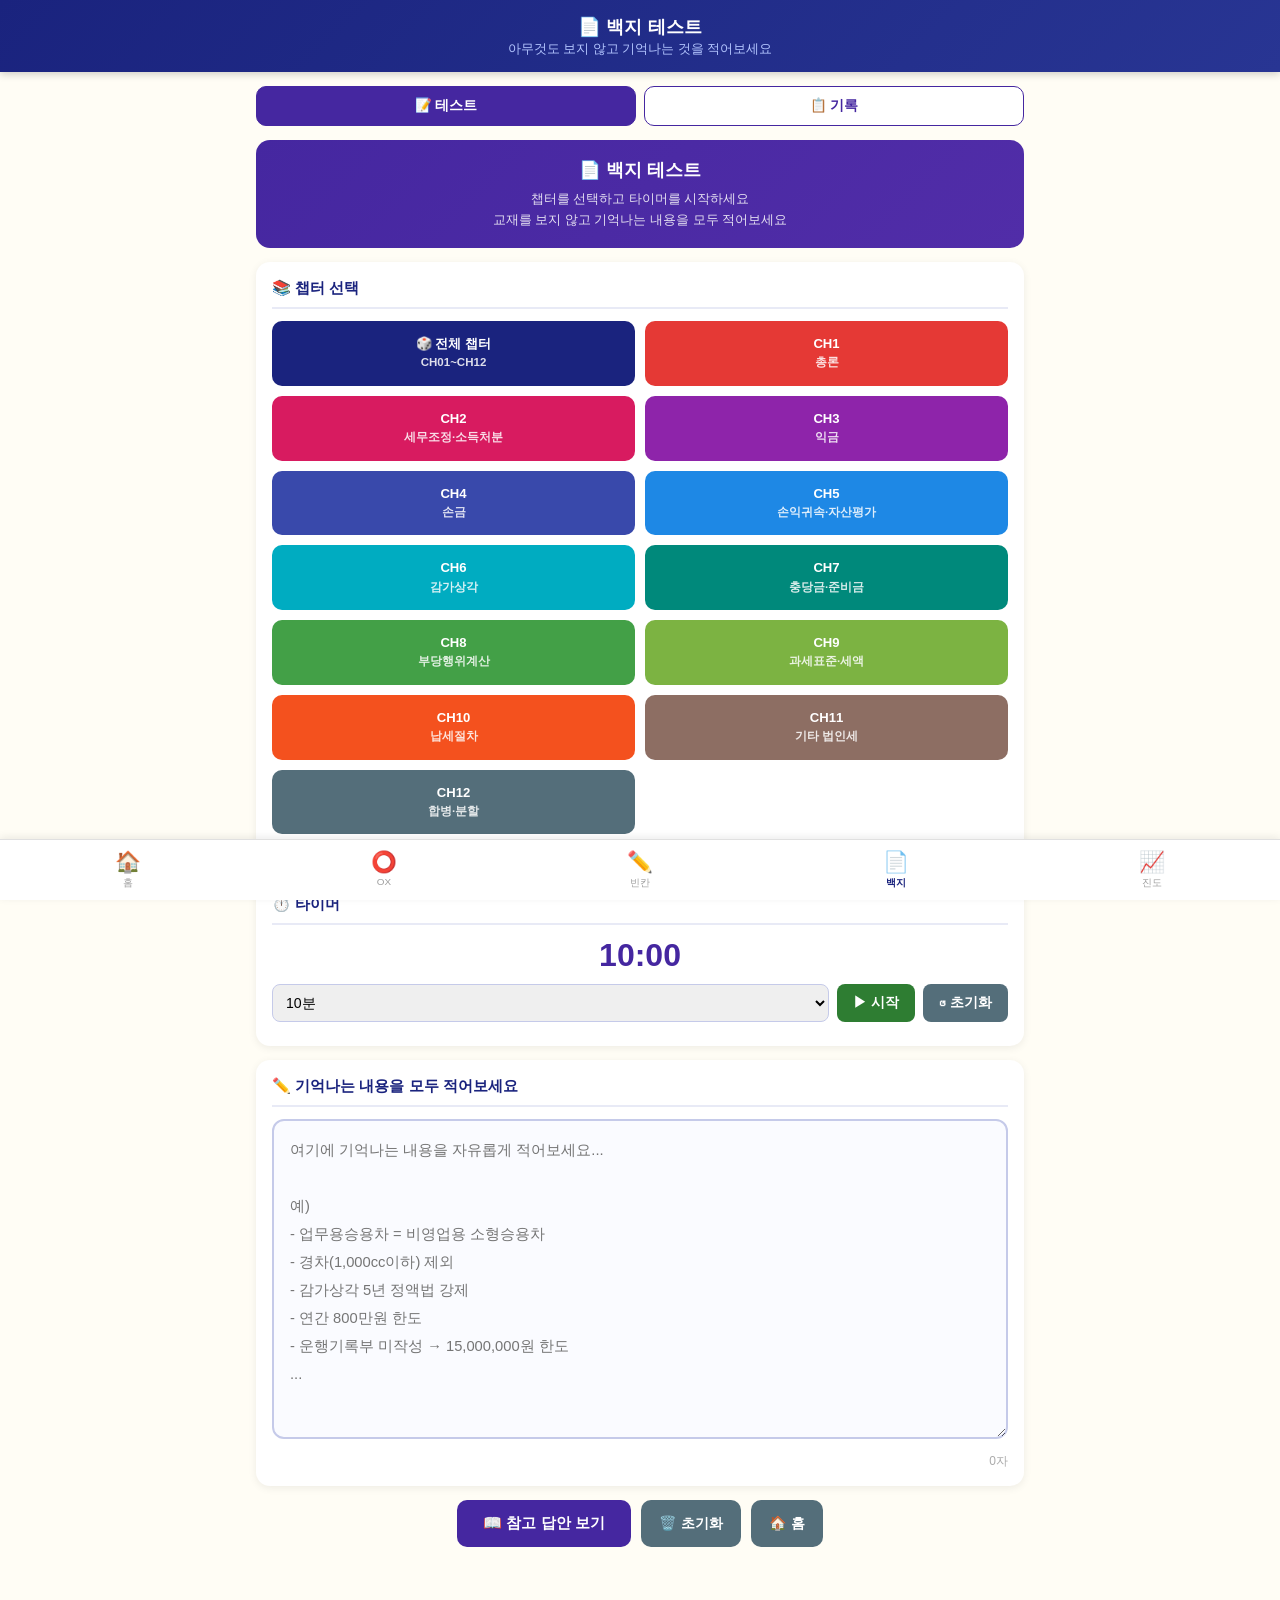
<file: white.html>
<!DOCTYPE html>
<html lang="ko">
<head>
  <meta charset="UTF-8">
  <meta name="viewport" content="width=device-width, initial-scale=1.0">
  <title>백지 테스트 | 법인세법</title>
  <link rel="stylesheet" href="style.css">
  <style>
    .white-header-card {
      background: linear-gradient(135deg, #4527A0, #512DA8);
      color: white;
      border-radius: 14px;
      padding: 18px;
      margin-bottom: 14px;
      text-align: center;
    }

    .white-header-card h2 {
      font-size: 1.1rem;
      margin-bottom: 6px;
    }

    .white-header-card p {
      font-size: 0.82rem;
      opacity: 0.85;
      line-height: 1.6;
    }

    .timer-wrap {
      display: flex;
      justify-content: center;
      align-items: center;
      gap: 12px;
      margin: 10px 0;
    }

    .timer-display {
      font-size: 2rem;
      font-weight: bold;
      color: #4527A0;
      font-variant-numeric: tabular-nums;
      min-width: 80px;
      text-align: center;
    }

    .timer-display.warning { color: #E53935; }

    .timer-btn {
      padding: 8px 16px;
      border: none;
      border-radius: 8px;
      font-size: 0.85rem;
      font-weight: bold;
      font-family: inherit;
      cursor: pointer;
      color: white;
    }

    .timer-btn.start  { background: #2E7D32; }
    .timer-btn.stop   { background: #E53935; }
    .timer-btn.reset  { background: #546E7A; }

    .white-area-wrap {
      position: relative;
      margin: 10px 0;
    }

    .white-area {
      width: 100%;
      min-height: 320px;
      padding: 16px;
      border: 2px solid #C5CAE9;
      border-radius: 12px;
      font-size: 0.92rem;
      font-family: inherit;
      background: #FAFBFF;
      line-height: 1.9;
      resize: vertical;
      transition: border-color 0.2s;
    }

    .white-area:focus {
      outline: none;
      border-color: #4527A0;
      background: white;
    }

    .word-count {
      text-align: right;
      font-size: 0.75rem;
      color: #AAA;
      margin-top: 4px;
    }

    /* 참고 답안 */
    .answer-section {
      display: none;
      margin-top: 14px;
    }

    .answer-section.show { display: block; }

    .answer-card {
      background: #F3E5F5;
      border-radius: 12px;
      padding: 14px 16px;
      border-left: 4px solid #7B1FA2;
      margin-bottom: 10px;
    }

    .answer-card .ans-title {
      font-size: 0.88rem;
      font-weight: bold;
      color: #4527A0;
      margin-bottom: 8px;
    }

    .answer-card .ans-content {
      font-size: 0.82rem;
      color: #333;
      line-height: 1.8;
      white-space: pre-line;
    }

    /* 챕터 선택 */
    .ch-select-grid {
      display: grid;
      grid-template-columns: repeat(2, 1fr);
      gap: 10px;
      margin-bottom: 14px;
    }

    .ch-select-btn {
      padding: 14px 8px;
      border: none;
      border-radius: 10px;
      font-size: 0.82rem;
      font-weight: bold;
      color: white;
      cursor: pointer;
      font-family: inherit;
      line-height: 1.4;
      transition: opacity 0.2s;
      text-align: center;
    }

    .ch-select-btn:hover { opacity: 0.85; }
    .ch-select-btn.selected {
      outline: 3px solid #212121;
      outline-offset: 2px;
    }

    /* 셀프 채점 */
    .score-wrap {
      display: grid;
      grid-template-columns: repeat(3, 1fr);
      gap: 8px;
      margin: 10px 0;
    }

    .score-btn {
      padding: 12px 8px;
      border: none;
      border-radius: 10px;
      font-size: 0.85rem;
      font-weight: bold;
      cursor: pointer;
      font-family: inherit;
      color: white;
      transition: opacity 0.2s;
    }

    .score-btn.s1 { background: #E53935; }
    .score-btn.s2 { background: #F57F17; }
    .score-btn.s3 { background: #2E7D32; }
    .score-btn:hover { opacity: 0.85; }

    /* 기록 */
    .record-item {
      background: white;
      border-radius: 10px;
      padding: 12px 14px;
      margin-bottom: 8px;
      border-left: 4px solid #4527A0;
      box-shadow: 0 1px 4px rgba(0,0,0,0.06);
    }

    .record-header {
      display: flex;
      justify-content: space-between;
      align-items: center;
      margin-bottom: 4px;
    }

    .record-ch {
      font-weight: bold;
      font-size: 0.88rem;
      color: #4527A0;
    }

    .record-date {
      font-size: 0.75rem;
      color: #AAA;
    }

    .record-score-badge {
      display: inline-block;
      padding: 2px 10px;
      border-radius: 12px;
      font-size: 0.75rem;
      font-weight: bold;
      color: white;
      margin-top: 4px;
    }

    .score-s1 { background: #E53935; }
    .score-s2 { background: #F57F17; }
    .score-s3 { background: #2E7D32; }

    .tab-wrap {
      display: flex;
      gap: 8px;
      margin-bottom: 14px;
    }

    .tab-btn {
      flex: 1;
      padding: 10px;
      border: 1.5px solid #4527A0;
      border-radius: 10px;
      font-size: 0.85rem;
      font-weight: bold;
      cursor: pointer;
      background: white;
      color: #4527A0;
      font-family: inherit;
      transition: all 0.15s;
    }

    .tab-btn.active {
      background: #4527A0;
      color: white;
    }
  </style>
</head>
<body>

<div class="header">
  <h1>📄 백지 테스트</h1>
  <div class="sub">아무것도 보지 않고 기억나는 것을 적어보세요</div>
</div>

<div class="container">

  <!-- 탭 -->
  <div class="tab-wrap">
    <button class="tab-btn active" id="tabTest"
            onclick="setTab('test')">📝 테스트</button>
    <button class="tab-btn" id="tabRecord"
            onclick="setTab('record')">📋 기록</button>
  </div>

  <!-- 테스트 탭 -->
  <div id="testTab">

    <!-- 헤더 -->
    <div class="white-header-card">
      <h2>📄 백지 테스트</h2>
      <p>챕터를 선택하고 타이머를 시작하세요<br>
         교재를 보지 않고 기억나는 내용을 모두 적어보세요</p>
    </div>

    <!-- 챕터 선택 -->
    <div class="card">
      <div class="card-title">📚 챕터 선택</div>
      <div class="ch-select-grid" id="chSelectGrid"></div>
    </div>

    <!-- 타이머 -->
    <div class="card">
      <div class="card-title">⏱️ 타이머</div>
      <div class="timer-wrap">
        <div class="timer-display" id="timerDisplay">10:00</div>
      </div>
      <div style="display:flex; gap:8px; margin-bottom:8px;">
        <select id="timerSelect"
                style="flex:1; padding:9px; border:1.5px solid #C5CAE9;
                       border-radius:8px; font-family:inherit; font-size:0.88rem;">
          <option value="300">5분</option>
          <option value="600" selected>10분</option>
          <option value="900">15분</option>
          <option value="1200">20분</option>
          <option value="1800">30분</option>
          <option value="0">제한 없음</option>
        </select>
        <button class="timer-btn start" id="btnTimerStart"
                onclick="startTimer()">▶ 시작</button>
        <button class="timer-btn stop"  id="btnTimerStop"
                onclick="stopTimer()" style="display:none;">⏸ 정지</button>
        <button class="timer-btn reset" onclick="resetTimer()">↺ 초기화</button>
      </div>
    </div>

    <!-- 입력 영역 -->
    <div class="card">
      <div class="card-title" id="writeTitle">
        ✏️ 기억나는 내용을 모두 적어보세요
      </div>
      <div class="white-area-wrap">
        <textarea class="white-area" id="whiteArea"
                  placeholder="여기에 기억나는 내용을 자유롭게 적어보세요...

예)
- 업무용승용차 = 비영업용 소형승용차
- 경차(1,000cc이하) 제외
- 감가상각 5년 정액법 강제
- 연간 800만원 한도
- 운행기록부 미작성 → 15,000,000원 한도
..."
                  oninput="updateWordCount()"></textarea>
      </div>
      <div class="word-count" id="wordCount">0자</div>
    </div>

    <!-- 완료 버튼 -->
    <div class="bottom-btns">
      <button class="btn-next" onclick="showAnswer()"
              style="background:#4527A0;">📖 참고 답안 보기</button>
      <button class="btn-change" onclick="clearAll()">🗑️ 초기화</button>
      <button class="btn-change" style="background:#546E7A;"
              onclick="location.href='index.html'">🏠 홈</button>
    </div>

    <!-- 참고 답안 -->
    <div class="answer-section" id="answerSection">
      <div class="card">
        <div class="card-title">📖 참고 답안</div>
        <div id="answerContent"></div>
      </div>

      <!-- 셀프 채점 -->
      <div class="card">
        <div class="card-title">⭐ 셀프 채점</div>
        <div style="font-size:0.85rem; color:#555; margin-bottom:10px;">
          참고 답안과 비교하여 자신의 암기 수준을 평가하세요
        </div>
        <div class="score-wrap">
          <button class="score-btn s1" onclick="saveRecord(1)">
            😓 많이 부족<br>
            <span style="font-size:0.72rem;">30% 미만</span>
          </button>
          <button class="score-btn s2" onclick="saveRecord(2)">
            🤔 조금 부족<br>
            <span style="font-size:0.72rem;">30~70%</span>
          </button>
          <button class="score-btn s3" onclick="saveRecord(3)">
            😊 잘 됐어요<br>
            <span style="font-size:0.72rem;">70% 이상</span>
          </button>
        </div>
      </div>
    </div>

  </div>

  <!-- 기록 탭 -->
  <div id="recordTab" style="display:none;">
    <div class="card">
      <div class="card-title">📋 백지 테스트 기록</div>
      <div id="recordList"></div>
    </div>
    <div class="bottom-btns">
      <button class="btn-danger" onclick="clearRecords()"
              style="background:#E53935; color:white; border:none;
                     border-radius:10px; padding:12px 20px;
                     font-size:0.9rem; font-weight:bold;
                     font-family:inherit; cursor:pointer;">
        🗑️ 기록 전체 삭제
      </button>
    </div>
  </div>

</div>

<!-- 하단 네비 -->
<div class="bottom-nav">
  <button class="nav-btn" onclick="location.href='index.html'">
    <span class="icon">🏠</span>홈
  </button>
  <button class="nav-btn" onclick="location.href='ox.html'">
    <span class="icon">⭕</span>OX
  </button>
  <button class="nav-btn" onclick="location.href='blank.html'">
    <span class="icon">✏️</span>빈칸
  </button>
  <button class="nav-btn active" onclick="location.href='white.html'">
    <span class="icon">📄</span>백지
  </button>
  <button class="nav-btn" onclick="location.href='progress.html'">
    <span class="icon">📈</span>진도
  </button>
</div>

<!-- 데이터 로드 -->
<script src="data/ch01.js"></script>
<script src="data/ch02.js"></script>
<script src="data/ch03.js"></script>
<script src="data/ch04.js"></script>
<script src="data/ch05.js"></script>
<script src="data/ch06.js"></script>
<script src="data/ch07.js"></script>
<script src="data/ch08.js"></script>
<script src="data/ch09.js"></script>
<script src="data/ch10.js"></script>
<script src="data/ch11.js"></script>
<script src="data/ch12.js"></script>
<script src="app.js"></script>
<script>

let selectedCh    = null;
let timerInterval = null;
let timerSeconds  = 600;
let timerRunning  = false;
let timerElapsed  = 0;

// ── 초기화 ──
function init() {
  buildChSelect();
  renderRecords();
}

// ── 탭 전환 ──
function setTab(tab) {
  document.getElementById('tabTest').className =
    `tab-btn ${tab === 'test' ? 'active' : ''}`;
  document.getElementById('tabRecord').className =
    `tab-btn ${tab === 'record' ? 'active' : ''}`;
  document.getElementById('testTab').style.display =
    tab === 'test' ? 'block' : 'none';
  document.getElementById('recordTab').style.display =
    tab === 'record' ? 'block' : 'none';

  if (tab === 'record') renderRecords();
}

// ── 챕터 선택 ──
function buildChSelect() {
  const grid = document.getElementById('chSelectGrid');
  grid.innerHTML = '';
  const colors = [
    '#E53935','#D81B60','#8E24AA','#3949AB',
    '#1E88E5','#00ACC1','#00897B','#43A047',
    '#7CB342','#F4511E','#8D6E63','#546E7A'
  ];

  // 전체 버튼
  const allBtn = document.createElement('button');
  allBtn.className = 'ch-select-btn';
  allBtn.style.background = '#1A237E';
  allBtn.id = 'chbtn_ALL';
  allBtn.innerHTML = '🎲 전체 챕터<br><span style="font-size:0.72rem;opacity:0.85;">CH01~CH12</span>';
  allBtn.onclick = () => selectCh('ALL', allBtn);
  grid.appendChild(allBtn);

  CHAPTER_LIST.forEach((ch, i) => {
    const btn = document.createElement('button');
    btn.className = 'ch-select-btn';
    btn.style.background = colors[i];
    btn.id = `chbtn_${ch.key}`;
    btn.innerHTML = `CH${i+1}<br>
      <span style="font-size:0.72rem;opacity:0.85;">
        ${ch.label.replace(/CH\d+\s*/,'')}
      </span>`;
    btn.onclick = () => selectCh(ch.key, btn);
    grid.appendChild(btn);
  });
}

function selectCh(chKey, btnEl) {
  selectedCh = chKey;
  document.querySelectorAll('.ch-select-btn')
    .forEach(b => b.classList.remove('selected'));
  btnEl.classList.add('selected');

  const ch      = CHAPTER_LIST.find(c => c.key === chKey);
  const chLabel = chKey === 'ALL' ? '전체 챕터'
    : (ch ? ch.label : chKey);
  document.getElementById('writeTitle').textContent =
    `✏️ [${chLabel}] 기억나는 내용을 모두 적어보세요`;

  showToast(`✅ ${chLabel} 선택됨`);
}

// ── 타이머 ──
function startTimer() {
  if (timerRunning) return;
  const sel = document.getElementById('timerSelect').value;
  if (!timerRunning) {
    timerSeconds = parseInt(sel) || 600;
    if (sel === '0') timerSeconds = 0; // 무제한
  }
  timerRunning = true;
  timerElapsed = 0;

  document.getElementById('btnTimerStart').style.display = 'none';
  document.getElementById('btnTimerStop').style.display  = 'inline-block';

  timerInterval = setInterval(() => {
    if (timerSeconds === 0) {
      // 무제한
      timerElapsed++;
      document.getElementById('timerDisplay').textContent =
        formatTime(timerElapsed);
      return;
    }
    timerSeconds--;
    timerElapsed++;
    const display = document.getElementById('timerDisplay');
    display.textContent = formatTime(timerSeconds);
    display.className   = timerSeconds <= 60
      ? 'timer-display warning' : 'timer-display';

    if (timerSeconds <= 0) {
      clearInterval(timerInterval);
      timerRunning = false;
      showToast('⏰ 시간이 종료되었습니다!');
      document.getElementById('btnTimerStart').style.display = 'inline-block';
      document.getElementById('btnTimerStop').style.display  = 'none';
    }
  }, 1000);
}

function stopTimer() {
  clearInterval(timerInterval);
  timerRunning = false;
  document.getElementById('btnTimerStart').style.display = 'inline-block';
  document.getElementById('btnTimerStop').style.display  = 'none';
}

function resetTimer() {
  stopTimer();
  const sel = document.getElementById('timerSelect').value;
  timerSeconds = parseInt(sel) || 600;
  timerElapsed = 0;
  const display = document.getElementById('timerDisplay');
  display.textContent = sel === '0' ? '00:00' : formatTime(timerSeconds);
  display.className = 'timer-display';
}

function formatTime(s) {
  const m = Math.floor(s / 60);
  const sec = s % 60;
  return `${String(m).padStart(2,'0')}:${String(sec).padStart(2,'0')}`;
}

// ── 글자수 ──
function updateWordCount() {
  const len = document.getElementById('whiteArea').value.length;
  document.getElementById('wordCount').textContent = `${len}자`;
}

// ── 참고 답안 보기 ──
function showAnswer() {
  if (!selectedCh) {
    showToast('⚠️ 챕터를 먼저 선택하세요!');
    return;
  }
  stopTimer();

  const section = document.getElementById('answerSection');
  section.classList.add('show');

  // 참고 답안 생성
  const ansContent = document.getElementById('answerContent');
  let html = '';

  const buildAnswer = (chKey) => {
    const ch = getChData(chKey);
    if (!ch) return '';

    let ans = `<div class="answer-card">
      <div class="ans-title">📚 ${ch.title}</div>
      <div class="ans-content">`;

    // 플래시카드 기반
    const cards = ch.cards || [];
    if (cards.length) {
      ans += cards.map(c => `• ${c.front}\n  → ${c.back}`).join('\n\n');
    }

    // 숫자 항목
    const numbers = ch.numbers || [];
    if (numbers.length) {
      ans += '\n\n[핵심 숫자]\n';
      ans += numbers.map(n => `• ${n.val} → ${n.label}`).join('\n');
    }

    ans += `</div></div>`;
    return ans;
  };

  if (selectedCh === 'ALL') {
    CHAPTER_LIST.forEach(ch => { html += buildAnswer(ch.key); });
  } else {
    html = buildAnswer(selectedCh);
  }

  ansContent.innerHTML = html || '<div style="color:#aaa;text-align:center;padding:12px;">참고 답안이 없습니다</div>';

  section.scrollIntoView({ behavior: 'smooth' });
}

// ── 셀프 채점 저장 ──
function saveRecord(score) {
  if (!selectedCh) {
    showToast('⚠️ 챕터를 먼저 선택하세요!');
    return;
  }

  const records = getWhiteRecords();
  const ch      = CHAPTER_LIST.find(c => c.key === selectedCh);
  records.push({
    id:       Date.now(),
    chKey:    selectedCh,
    chLabel:  selectedCh === 'ALL' ? '전체 챕터' : (ch?.label || selectedCh),
    score,
    content:  document.getElementById('whiteArea').value.slice(0, 200),
    elapsed:  timerElapsed,
    date:     getTodayStr(),
  });
  // 최대 100개
  if (records.length > 100) records.splice(0, records.length - 100);
  localStorage.setItem('tls_white', JSON.stringify(records));

  const msgs = {1:'😓 기록 저장!', 2:'🤔 기록 저장!', 3:'😊 기록 저장!'};
  showToast(msgs[score] || '저장 완료!');
}

function getWhiteRecords() {
  const r = localStorage.getItem('tls_white');
  return r ? JSON.parse(r) : [];
}

// ── 기록 렌더링 ──
function renderRecords() {
  const records  = getWhiteRecords().slice().reverse();
  const list     = document.getElementById('recordList');

  if (!records.length) {
    list.innerHTML = '<div style="text-align:center;color:#aaa;padding:16px;">기록이 없습니다</div>';
    return;
  }

  const scoreLabels = {
    1: '😓 많이 부족',
    2: '🤔 조금 부족',
    3: '😊 잘 됐어요'
  };

  list.innerHTML = '';
  records.forEach(r => {
    const item = document.createElement('div');
    item.className = 'record-item';
    item.innerHTML = `
      <div class="record-header">
        <span class="record-ch">${r.chLabel}</span>
        <span class="record-date">📅 ${r.date}</span>
      </div>
      <span class="record-score-badge score-s${r.score}">
        ${scoreLabels[r.score] || '-'}
      </span>
      <div style="font-size:0.75rem;color:#888;margin-top:4px;">
        ⏱️ ${formatTime(r.elapsed || 0)} 소요
      </div>
      ${r.content ? `<div style="font-size:0.78rem;color:#777;
        margin-top:4px;border-top:1px solid #F0F0F0;padding-top:4px;">
        ${r.content}${r.content.length >= 200 ? '...' : ''}
      </div>` : ''}
    `;
    list.appendChild(item);
  });
}

// ── 초기화 ──
function clearAll() {
  if (!confirm('입력한 내용을 모두 지우시겠어요?')) return;
  document.getElementById('whiteArea').value = '';
  document.getElementById('wordCount').textContent = '0자';
  document.getElementById('answerSection').classList.remove('show');
  resetTimer();
}

function clearRecords() {
  if (!confirm('모든 기록을 삭제하시겠어요?')) return;
  localStorage.removeItem('tls_white');
  renderRecords();
  showToast('🗑️ 기록이 삭제되었습니다');
}

init();
</script>

</body>
</html>
</file>
<file: style.css>
/* ── 전체 기본 ── */
* { box-sizing: border-box; margin: 0; padding: 0; }

body {
  font-family: 'Malgun Gothic', '맑은 고딕', sans-serif;
  background: #FFFDF5;
  color: #212121;
  min-height: 100vh;
  padding-bottom: 80px;
}

/* ── 헤더 ── */
.header {
  background: linear-gradient(135deg, #1A237E, #283593);
  color: white;
  padding: 14px 20px;
  text-align: center;
  position: sticky;
  top: 0;
  z-index: 100;
  box-shadow: 0 2px 8px rgba(0,0,0,0.2);
}

.header h1 { font-size: 1.15rem; font-weight: bold; }
.header .sub { font-size: 0.8rem; color: #B3C5FF; margin-top: 2px; }

/* ── 하단 네비 ── */
.bottom-nav {
  position: fixed;
  bottom: 0; left: 0;
  width: 100%;
  background: white;
  border-top: 1px solid #E0E0E0;
  display: flex;
  justify-content: space-around;
  padding: 6px 0;
  z-index: 100;
  box-shadow: 0 -2px 8px rgba(0,0,0,0.08);
}

.nav-btn {
  display: flex;
  flex-direction: column;
  align-items: center;
  gap: 2px;
  cursor: pointer;
  color: #9E9E9E;
  font-size: 0.62rem;
  border: none;
  background: none;
  padding: 4px 4px;
  font-family: inherit;
  transition: color 0.2s;
}

.nav-btn.active { color: #1A237E; font-weight: bold; }
.nav-btn .icon { font-size: 1.3rem; }

/* ── 컨테이너 ── */
.container {
  max-width: 800px;
  margin: 0 auto;
  padding: 14px 16px;
}

/* ── 카드 ── */
.card {
  background: white;
  border-radius: 14px;
  padding: 16px;
  margin-bottom: 14px;
  box-shadow: 0 2px 8px rgba(0,0,0,0.07);
}

.card-title {
  font-size: 0.95rem;
  font-weight: bold;
  color: #1A237E;
  margin-bottom: 12px;
  display: flex;
  align-items: center;
  gap: 6px;
  border-bottom: 2px solid #E8EAF6;
  padding-bottom: 8px;
}

/* ── 챕터 그리드 ── */
.chapter-grid {
  display: grid;
  grid-template-columns: repeat(2, 1fr);
  gap: 12px;
  margin-bottom: 16px;
}

.chapter-card {
  background: white;
  border-radius: 12px;
  padding: 16px 12px;
  box-shadow: 0 2px 8px rgba(0,0,0,0.08);
  cursor: pointer;
  transition: transform 0.2s, box-shadow 0.2s;
  border-left: 4px solid #1A237E;
  text-decoration: none;
  color: inherit;
  display: block;
}

.chapter-card:hover {
  transform: translateY(-2px);
  box-shadow: 0 4px 14px rgba(0,0,0,0.12);
}

.chapter-card .ch-num {
  font-size: 0.75rem;
  color: #888;
  margin-bottom: 4px;
}

.chapter-card .ch-name {
  font-size: 0.9rem;
  font-weight: bold;
  color: #1A237E;
  margin-bottom: 6px;
}

.chapter-card .ch-progress {
  background: #F0F0F0;
  border-radius: 4px;
  height: 6px;
  overflow: hidden;
}

.chapter-card .ch-bar {
  height: 100%;
  border-radius: 4px;
  background: #1A237E;
  transition: width 0.4s;
}

/* ── 학습 유형 버튼 ── */
.type-grid {
  display: grid;
  grid-template-columns: repeat(2, 1fr);
  gap: 10px;
  margin-bottom: 14px;
}

.type-btn {
  padding: 16px 10px;
  border: none;
  border-radius: 12px;
  font-size: 0.88rem;
  font-weight: bold;
  color: white;
  cursor: pointer;
  font-family: inherit;
  line-height: 1.5;
  transition: opacity 0.2s, transform 0.1s;
  text-align: center;
}

.type-btn:hover { opacity: 0.88; transform: translateY(-1px); }
.type-btn:active { transform: scale(0.97); }

/* ── D-Day 배지 ── */
.dday-badge {
  background: linear-gradient(135deg, #1A237E, #283593);
  color: white;
  border-radius: 12px;
  padding: 16px;
  text-align: center;
  margin-bottom: 14px;
}

.dday-badge .dday-num {
  font-size: 2.2rem;
  font-weight: bold;
  color: #FFD54F;
}

.dday-badge .dday-label {
  font-size: 0.82rem;
  color: #B3C5FF;
  margin-top: 2px;
}

/* ── 문제 박스 ── */
.question-box {
  background: #F8F9FF;
  border-radius: 12px;
  padding: 18px;
  margin: 8px 0;
  border: 2px solid #C5CAE9;
  font-size: 0.95rem;
  font-weight: bold;
  line-height: 1.8;
  min-height: 80px;
  white-space: pre-line;
}

.question-box .q-label {
  font-size: 0.75rem;
  color: #1A237E;
  font-weight: bold;
  margin-bottom: 6px;
  display: block;
}

.question-box .q-source {
  font-size: 0.72rem;
  color: #AAA;
  font-weight: normal;
  margin-top: 6px;
  display: block;
}

/* ── OX 버튼 ── */
.ox-wrap {
  display: flex;
  gap: 14px;
  justify-content: center;
  margin: 14px 0;
}

.btn-o, .btn-x {
  flex: 1;
  max-width: 150px;
  height: 65px;
  font-size: 1.8rem;
  font-weight: bold;
  border: none;
  border-radius: 12px;
  cursor: pointer;
  color: white;
  transition: transform 0.1s, opacity 0.2s;
}

.btn-o { background: #1565C0; }
.btn-x { background: #B71C1C; }
.btn-o:active, .btn-x:active { transform: scale(0.95); }
.btn-o:disabled, .btn-x:disabled { opacity: 0.45; cursor: default; }

/* ── 4지선다 보기 ── */
.options-wrap {
  display: flex;
  flex-direction: column;
  gap: 9px;
  margin: 10px 0;
}

.opt-btn {
  width: 100%;
  padding: 13px 14px;
  background: #F5F5F5;
  border: 2px solid #E0E0E0;
  border-radius: 10px;
  font-size: 0.88rem;
  font-family: inherit;
  text-align: left;
  cursor: pointer;
  line-height: 1.5;
  transition: background 0.15s, border-color 0.15s;
  white-space: pre-line;
}

.opt-btn:hover:not(:disabled) {
  background: #E8EAF6;
  border-color: #1A237E;
}

.opt-btn:disabled { cursor: default; }
.opt-btn.correct { background: #C8E6C9; border-color: #2E7D32; color: #1B5E20; font-weight: bold; }
.opt-btn.wrong   { background: #FFCDD2; border-color: #B71C1C; color: #B71C1C; }

/* ── 빈칸 입력 ── */
.blank-input {
  width: 100%;
  padding: 12px 14px;
  border: 2px solid #C5CAE9;
  border-radius: 10px;
  font-size: 0.95rem;
  font-family: inherit;
  background: #F8F9FF;
  margin: 8px 0;
  transition: border-color 0.2s;
}

.blank-input:focus {
  outline: none;
  border-color: #1A237E;
  background: white;
}

.blank-input.correct { border-color: #2E7D32; background: #C8E6C9; }
.blank-input.wrong   { border-color: #B71C1C; background: #FFCDD2; }

/* ── 정오 표시 ── */
.result-text {
  text-align: center;
  font-size: 1.05rem;
  font-weight: bold;
  padding: 6px 0;
  min-height: 30px;
}

.result-text.correct { color: #1B5E20; }
.result-text.wrong   { color: #B71C1C; }

/* ── 해설 박스 ── */
.explain-box {
  background: #E8EAF6;
  border-radius: 10px;
  padding: 13px 15px;
  font-size: 0.85rem;
  color: #1A237E;
  line-height: 1.7;
  margin: 6px 0 10px;
  border-left: 4px solid #3949AB;
  white-space: pre-line;
  display: none;
}

.explain-box.show { display: block; }

/* ── 원문 박스 ── */
.source-box {
  background: #FFF8E1;
  border-radius: 10px;
  padding: 12px 14px;
  font-size: 0.82rem;
  color: #555;
  line-height: 1.7;
  margin: 6px 0;
  border-left: 4px solid #FBC02D;
  white-space: pre-line;
  display: none;
}

.source-box.show { display: block; }

/* ── 진행 정보 ── */
.info-bar {
  display: flex;
  justify-content: space-between;
  align-items: center;
  padding: 6px 0 10px;
  font-size: 0.85rem;
  color: #555;
}

.progress-wrap {
  background: #E8EAF6;
  border-radius: 6px;
  height: 8px;
  margin: 4px 0 10px;
  overflow: hidden;
}

.progress-bar {
  height: 100%;
  border-radius: 6px;
  background: #1A237E;
  transition: width 0.4s ease;
}

/* ── 유형 배지 ── */
.type-badge {
  display: inline-block;
  padding: 3px 10px;
  border-radius: 20px;
  font-size: 0.78rem;
  font-weight: bold;
  color: white;
  margin-bottom: 6px;
}

/* ── 하단 버튼 ── */
.bottom-btns {
  display: flex;
  gap: 10px;
  justify-content: center;
  margin: 10px 0 14px;
  flex-wrap: wrap;
}

.btn-next {
  background: #1A237E;
  color: white;
  border: none;
  border-radius: 10px;
  padding: 13px 26px;
  font-size: 0.95rem;
  font-weight: bold;
  font-family: inherit;
  cursor: pointer;
  transition: background 0.2s;
}

.btn-next:disabled { background: #9E9E9E; cursor: default; }

.btn-show-source {
  background: #F57F17;
  color: white;
  border: none;
  border-radius: 10px;
  padding: 13px 18px;
  font-size: 0.88rem;
  font-weight: bold;
  font-family: inherit;
  cursor: pointer;
}

.btn-change {
  background: #546E7A;
  color: white;
  border: none;
  border-radius: 10px;
  padding: 13px 18px;
  font-size: 0.88rem;
  font-weight: bold;
  font-family: inherit;
  cursor: pointer;
}

/* ── 플래시카드 ── */
.flashcard {
  background: white;
  border-radius: 16px;
  padding: 30px 20px;
  min-height: 200px;
  display: flex;
  flex-direction: column;
  justify-content: center;
  align-items: center;
  text-align: center;
  box-shadow: 0 4px 16px rgba(0,0,0,0.1);
  cursor: pointer;
  transition: transform 0.3s;
  border: 2px solid #C5CAE9;
  margin: 10px 0;
  perspective: 1000px;
}

.flashcard .card-front {
  font-size: 1.3rem;
  font-weight: bold;
  color: #1A237E;
}

.flashcard .card-back {
  font-size: 0.9rem;
  color: #333;
  line-height: 1.7;
  white-space: pre-line;
  display: none;
}

.flashcard .flip-hint {
  font-size: 0.75rem;
  color: #AAA;
  margin-top: 12px;
}

.flashcard.flipped .card-front { display: none; }
.flashcard.flipped .card-back  { display: block; }
.flashcard.flipped .flip-hint  { display: none; }

/* ── 비교표 ── */
.compare-table {
  width: 100%;
  border-collapse: collapse;
  font-size: 0.82rem;
}

.compare-table th {
  background: #1A237E;
  color: white;
  padding: 10px 8px;
  text-align: center;
}

.compare-table td {
  padding: 9px 8px;
  border-bottom: 1px solid #F0F0F0;
  vertical-align: top;
  line-height: 1.6;
  white-space: pre-line;
}

.compare-table tr:nth-child(even) td { background: #F8F8FF; }
.compare-table .td-book { color: #1B5E20; }
.compare-table .td-tax  { color: #B71C1C; }
.compare-table .td-adj  { color: #1A237E; font-weight: bold; }

/* ── 계산흐름도 ── */
.flow-step {
  background: white;
  border-radius: 10px;
  padding: 14px 16px;
  margin-bottom: 6px;
  border-left: 4px solid #1A237E;
  box-shadow: 0 1px 4px rgba(0,0,0,0.07);
  cursor: pointer;
  transition: background 0.15s;
}

.flow-step:hover { background: #F8F9FF; }

.flow-step .step-num {
  font-size: 0.72rem;
  color: #888;
  margin-bottom: 3px;
}

.flow-step .step-content {
  font-size: 0.9rem;
  font-weight: bold;
  color: #1A237E;
}

.flow-arrow {
  text-align: center;
  color: #1A237E;
  font-size: 1.2rem;
  margin: 2px 0;
}

/* ── 숫자 집중 ── */
.number-item {
  background: white;
  border-radius: 10px;
  padding: 14px;
  margin-bottom: 10px;
  border: 2px solid #E8EAF6;
  box-shadow: 0 1px 4px rgba(0,0,0,0.06);
}

.number-item .num-val {
  font-size: 1.6rem;
  font-weight: bold;
  color: #1A237E;
  text-align: center;
  margin-bottom: 6px;
}

.number-item .num-label {
  font-size: 0.85rem;
  color: #555;
  text-align: center;
  line-height: 1.5;
}

/* ── 백지 테스트 ── */
.white-area {
  width: 100%;
  min-height: 300px;
  padding: 16px;
  border: 2px solid #C5CAE9;
  border-radius: 12px;
  font-size: 0.9rem;
  font-family: inherit;
  background: #FAFBFF;
  line-height: 1.8;
  resize: vertical;
}

.white-area:focus {
  outline: none;
  border-color: #1A237E;
}

/* ── 진도 관리 ── */
.progress-item {
  background: white;
  border-radius: 10px;
  padding: 12px 14px;
  margin-bottom: 8px;
  border-left: 4px solid #1A237E;
  box-shadow: 0 1px 4px rgba(0,0,0,0.06);
}

.progress-item .pi-header {
  display: flex;
  justify-content: space-between;
  align-items: center;
  margin-bottom: 6px;
}

.progress-item .pi-name {
  font-weight: bold;
  font-size: 0.88rem;
  color: #1A237E;
}

.progress-item .pi-pct {
  font-size: 0.82rem;
  color: #888;
}

/* ── 오답 목록 ── */
.wrong-item {
  background: #FFF8E1;
  border-radius: 10px;
  padding: 13px;
  margin-bottom: 8px;
  border-left: 4px solid #FBC02D;
}

.wrong-item .wi-q {
  font-size: 0.88rem;
  font-weight: bold;
  margin-bottom: 6px;
  line-height: 1.5;
  white-space: pre-line;
}

.wrong-item .wi-ans {
  display: flex;
  gap: 8px;
  flex-wrap: wrap;
  margin-bottom: 5px;
}

.ans-my      { background: #FFCDD2; color: #B71C1C; padding: 3px 9px; border-radius: 6px; font-size: 0.78rem; font-weight: bold; }
.ans-correct { background: #C8E6C9; color: #1B5E20; padding: 3px 9px; border-radius: 6px; font-size: 0.78rem; font-weight: bold; }

.wrong-item .wi-exp {
  font-size: 0.8rem;
  color: #1A237E;
  line-height: 1.6;
  white-space: pre-line;
}

/* ── 모달 ── */
.modal-overlay {
  display: none;
  position: fixed;
  top: 0; left: 0;
  width: 100%; height: 100%;
  background: rgba(0,0,0,0.5);
  z-index: 200;
  justify-content: center;
  align-items: flex-end;
}

.modal-overlay.active { display: flex; }

.modal {
  background: #FFFDF5;
  width: 100%;
  max-width: 800px;
  border-radius: 20px 20px 0 0;
  padding: 20px 16px 32px;
  max-height: 90vh;
  overflow-y: auto;
  animation: slideUp 0.25s ease;
}

@keyframes slideUp {
  from { transform: translateY(100%); }
  to   { transform: translateY(0); }
}

.modal h2 {
  text-align: center;
  font-size: 1.1rem;
  color: #1A237E;
  margin-bottom: 14px;
}

/* ── 토스트 ── */
.toast {
  position: fixed;
  bottom: 80px;
  left: 50%;
  transform: translateX(-50%);
  background: #333;
  color: white;
  padding: 9px 22px;
  border-radius: 20px;
  font-size: 0.85rem;
  z-index: 999;
  opacity: 0;
  transition: opacity 0.3s;
  pointer-events: none;
  white-space: nowrap;
}

.toast.show { opacity: 1; }

/* ── 챕터 색상 ── */
.ch01 { border-left-color: #E53935; }
.ch02 { border-left-color: #D81B60; }
.ch03 { border-left-color: #8E24AA; }
.ch04 { border-left-color: #3949AB; }
.ch05 { border-left-color: #1E88E5; }
.ch06 { border-left-color: #00ACC1; }
.ch07 { border-left-color: #00897B; }
.ch08 { border-left-color: #43A047; }
.ch09 { border-left-color: #7CB342; }
.ch10 { border-left-color: #F4511E; }
.ch11 { border-left-color: #8D6E63; }
.ch12 { border-left-color: #546E7A; }

/* ── 반응형 ── */
@media (max-width: 480px) {
  .header h1 { font-size: 1rem; }
  .chapter-grid { grid-template-columns: 1fr 1fr; }
  .type-grid { grid-template-columns: 1fr 1fr; }
  .question-box { font-size: 0.88rem; }
  .opt-btn { font-size: 0.82rem; padding: 11px 12px; }
  .btn-o, .btn-x { height: 58px; font-size: 1.6rem; }
  .compare-table { font-size: 0.75rem; }
}
</file>
